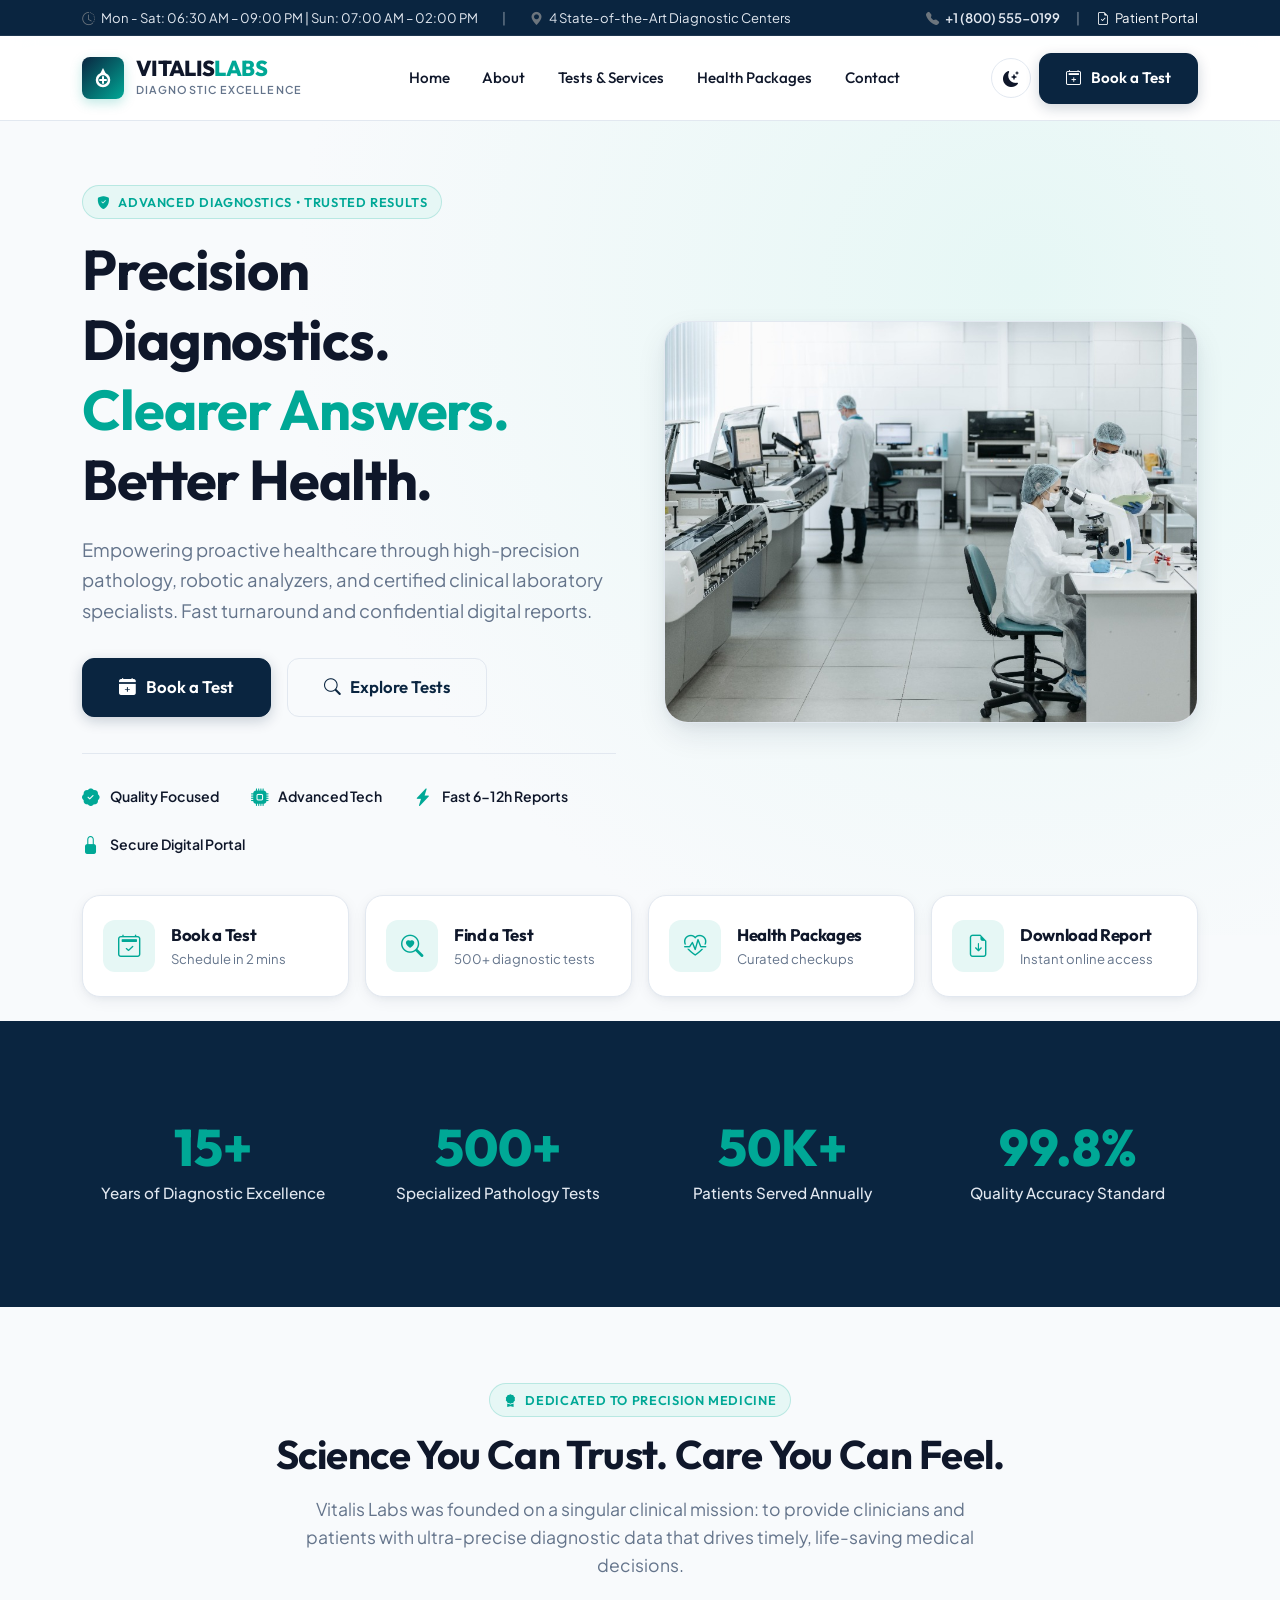
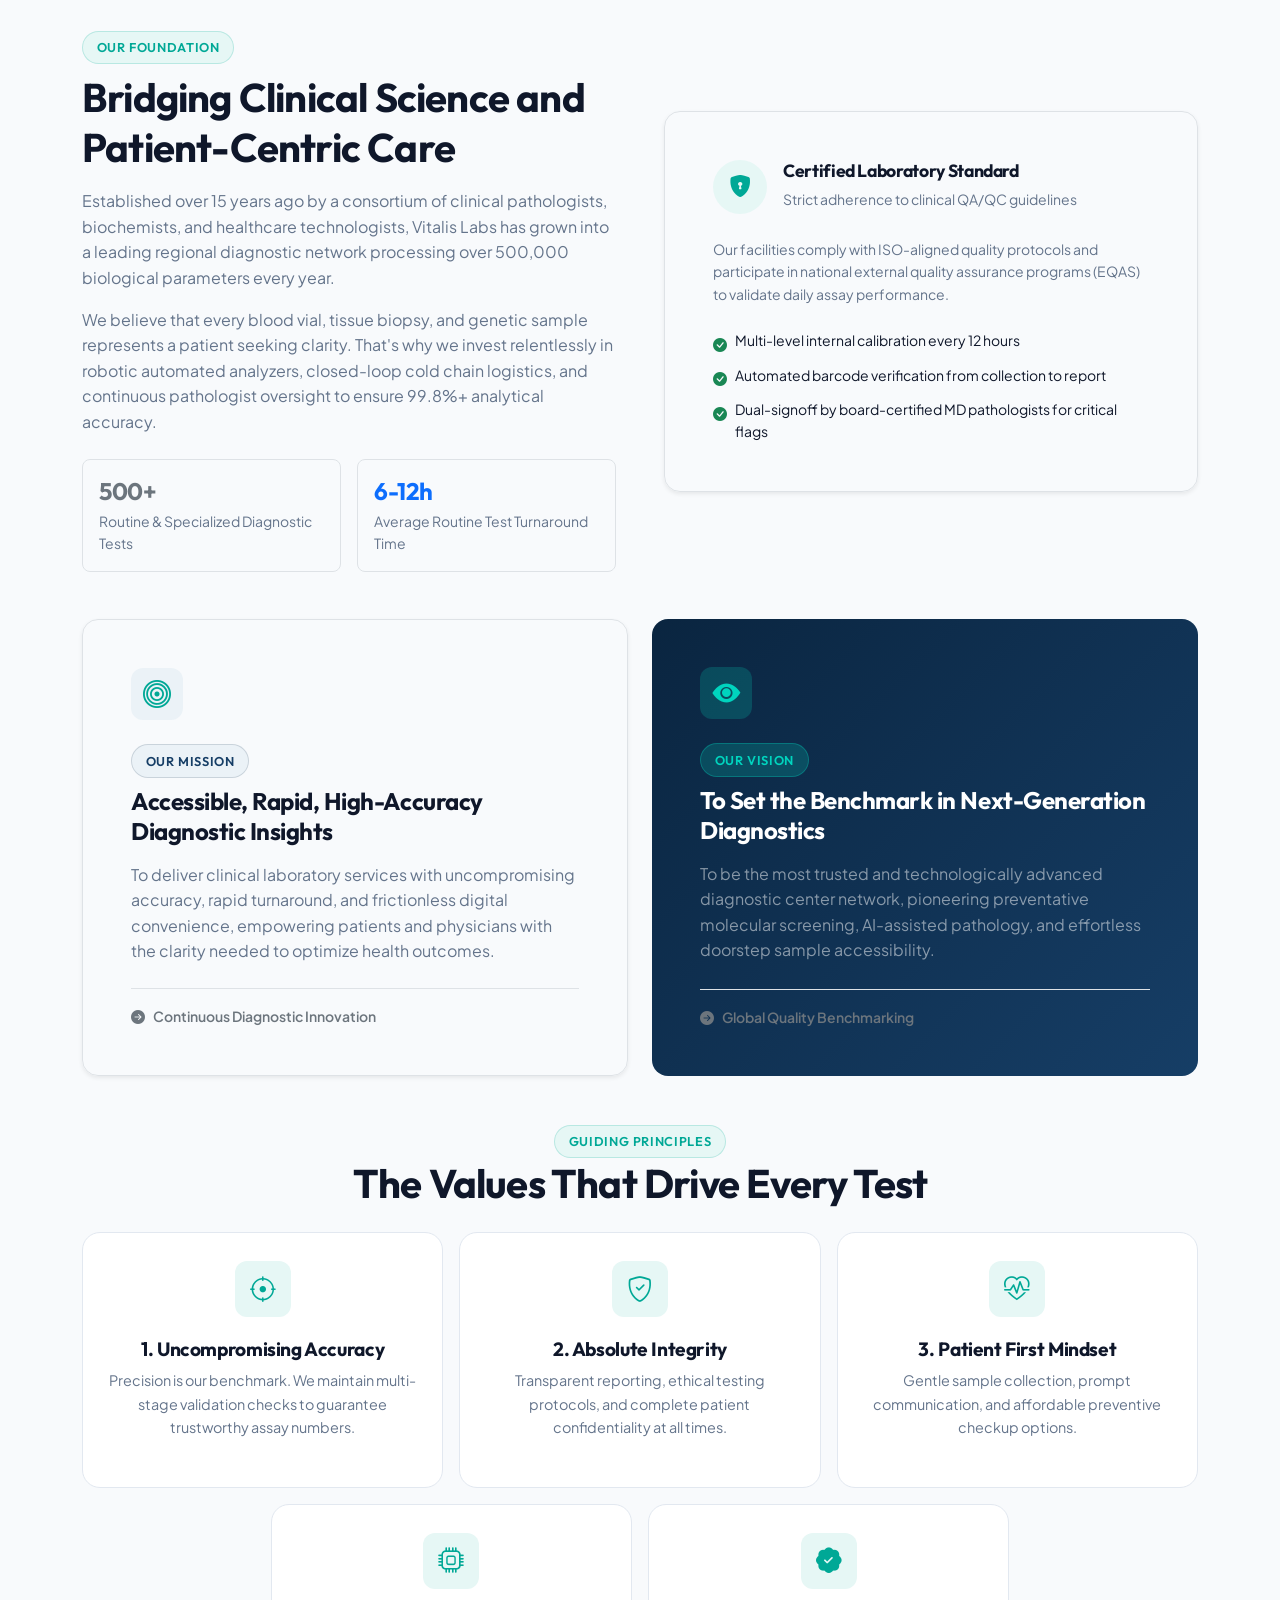
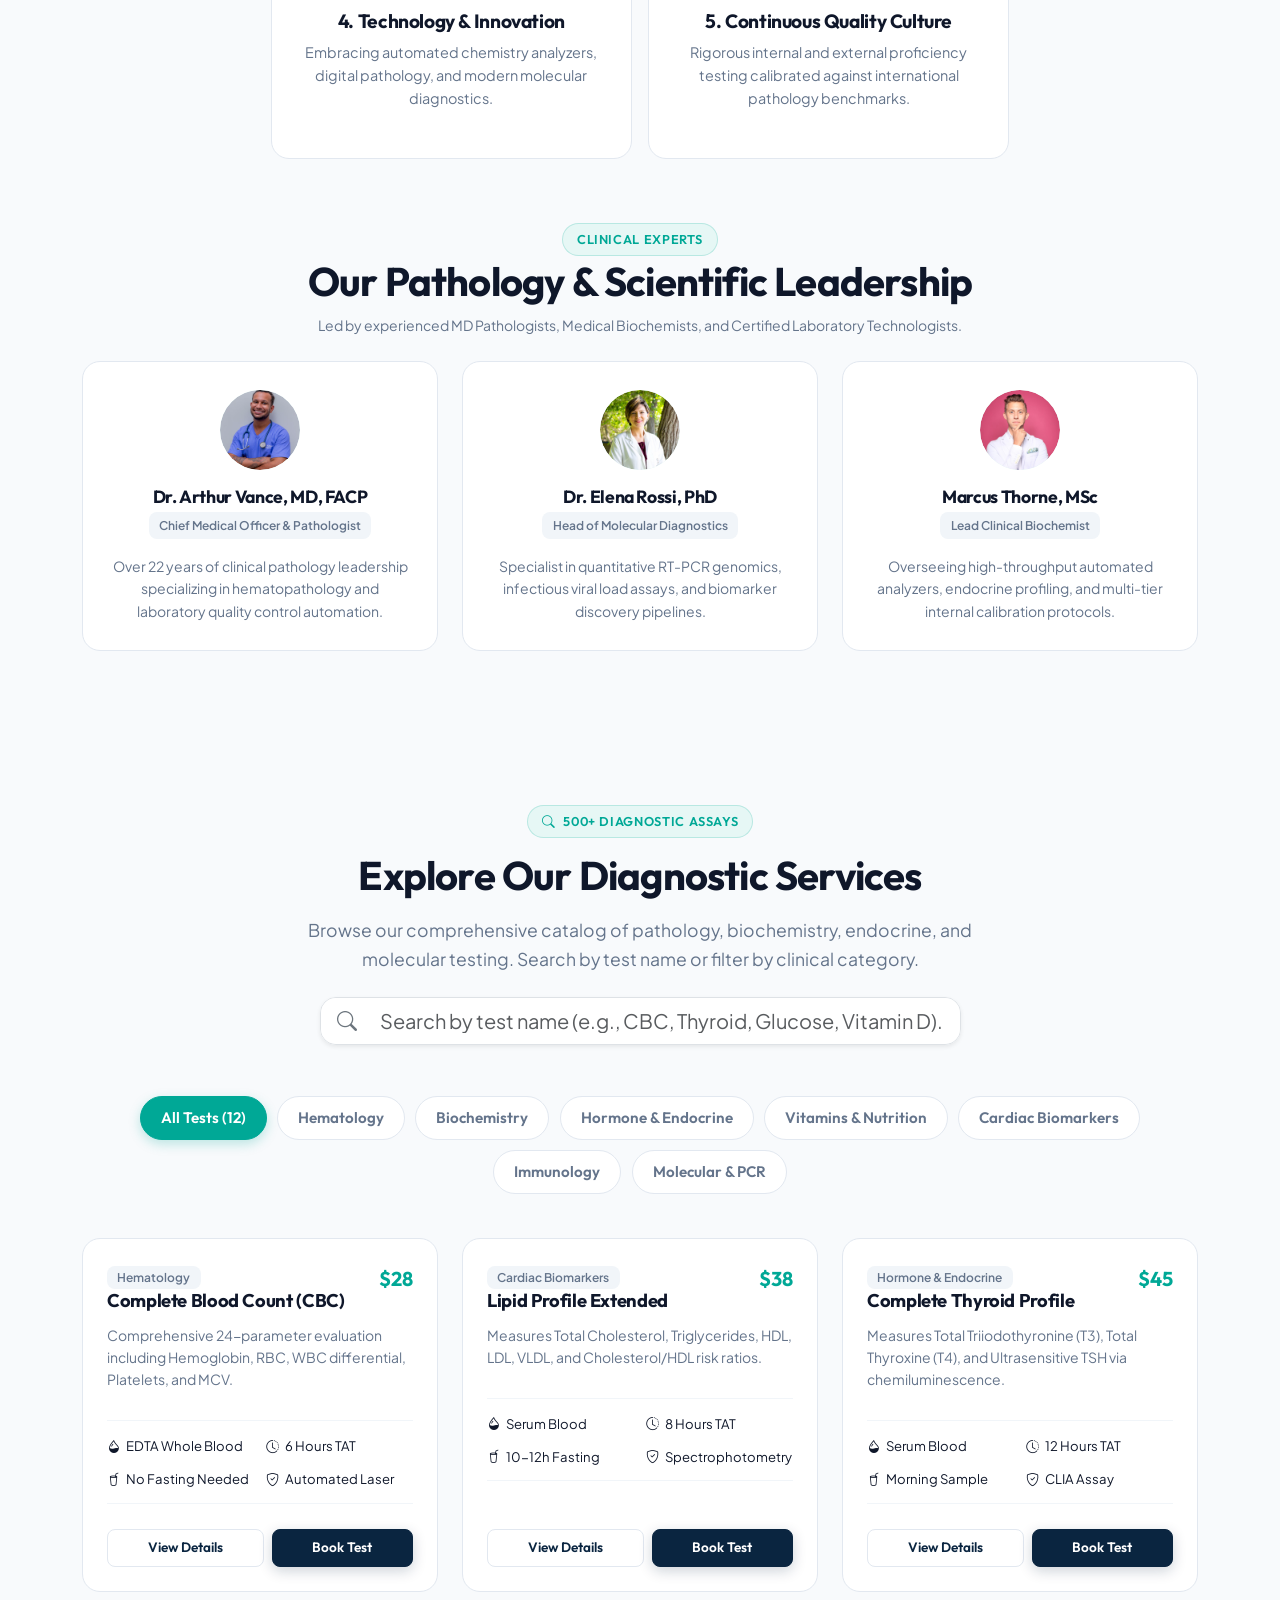
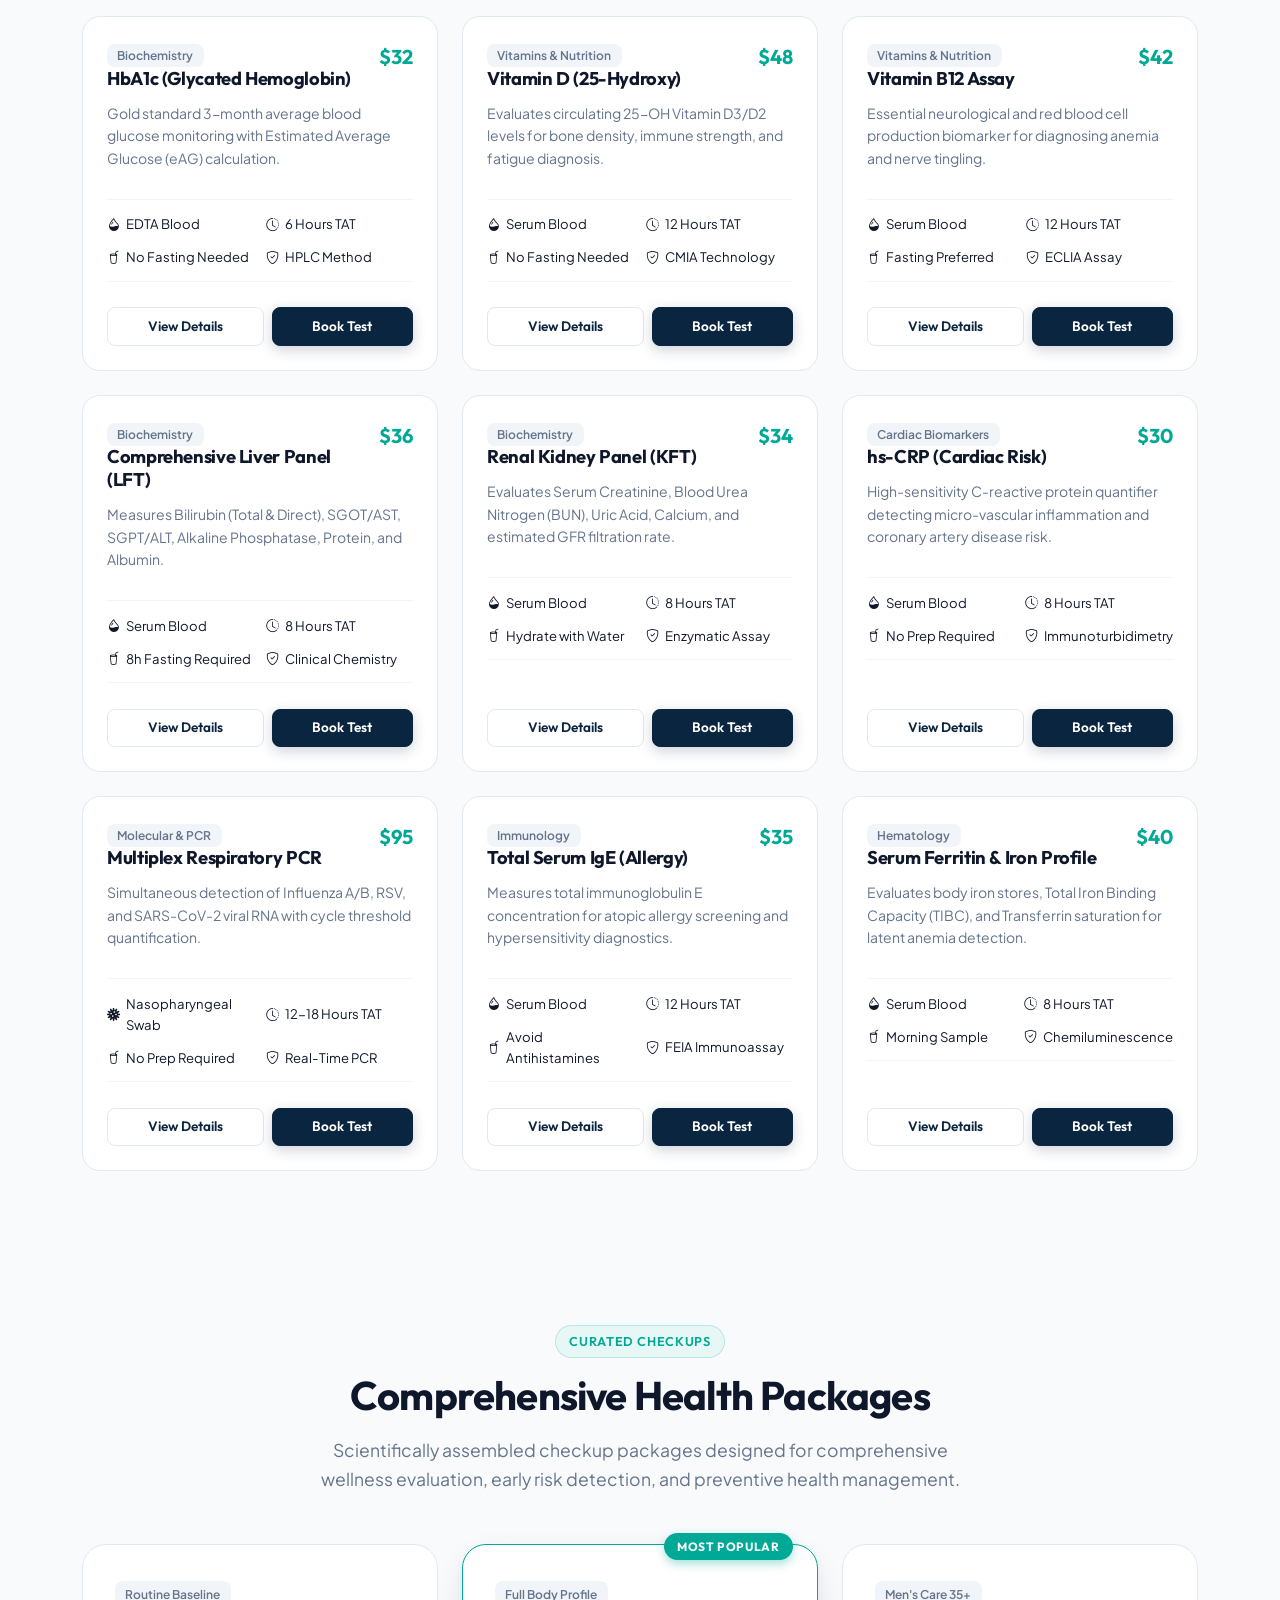
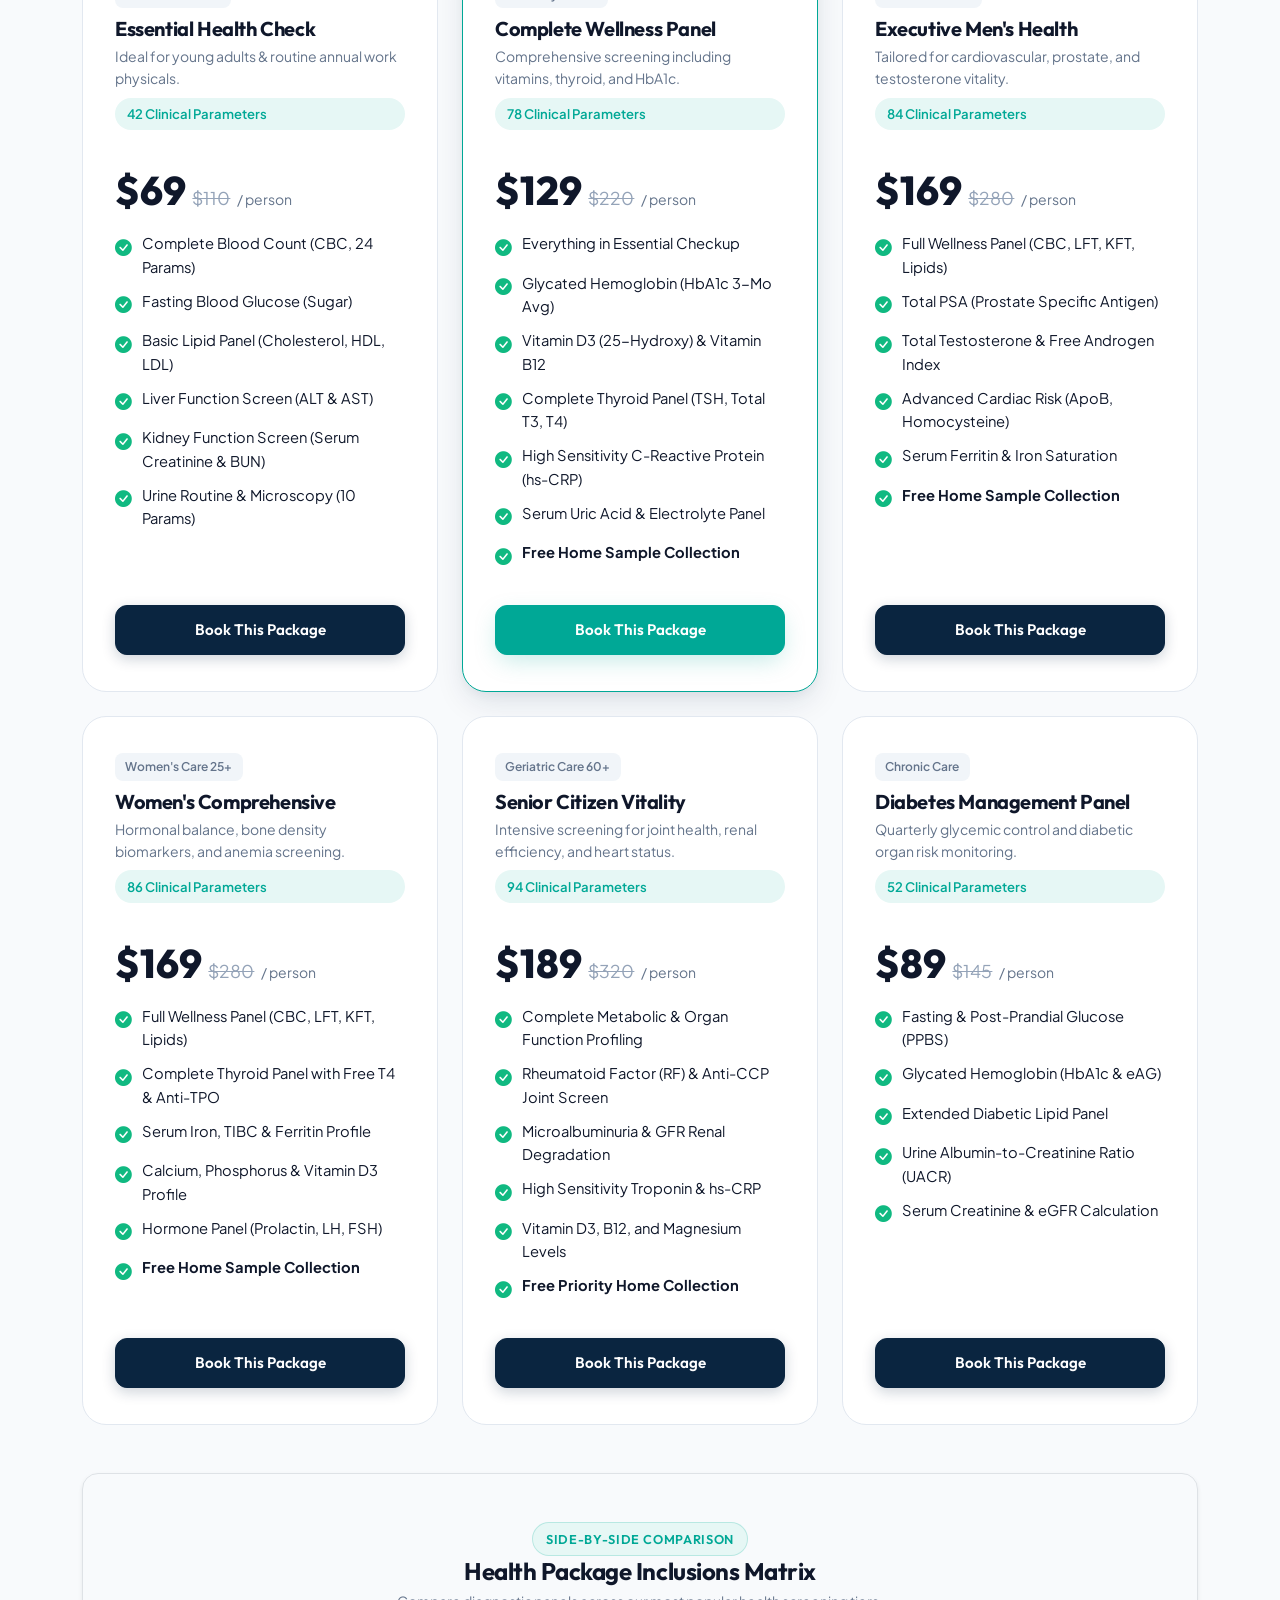
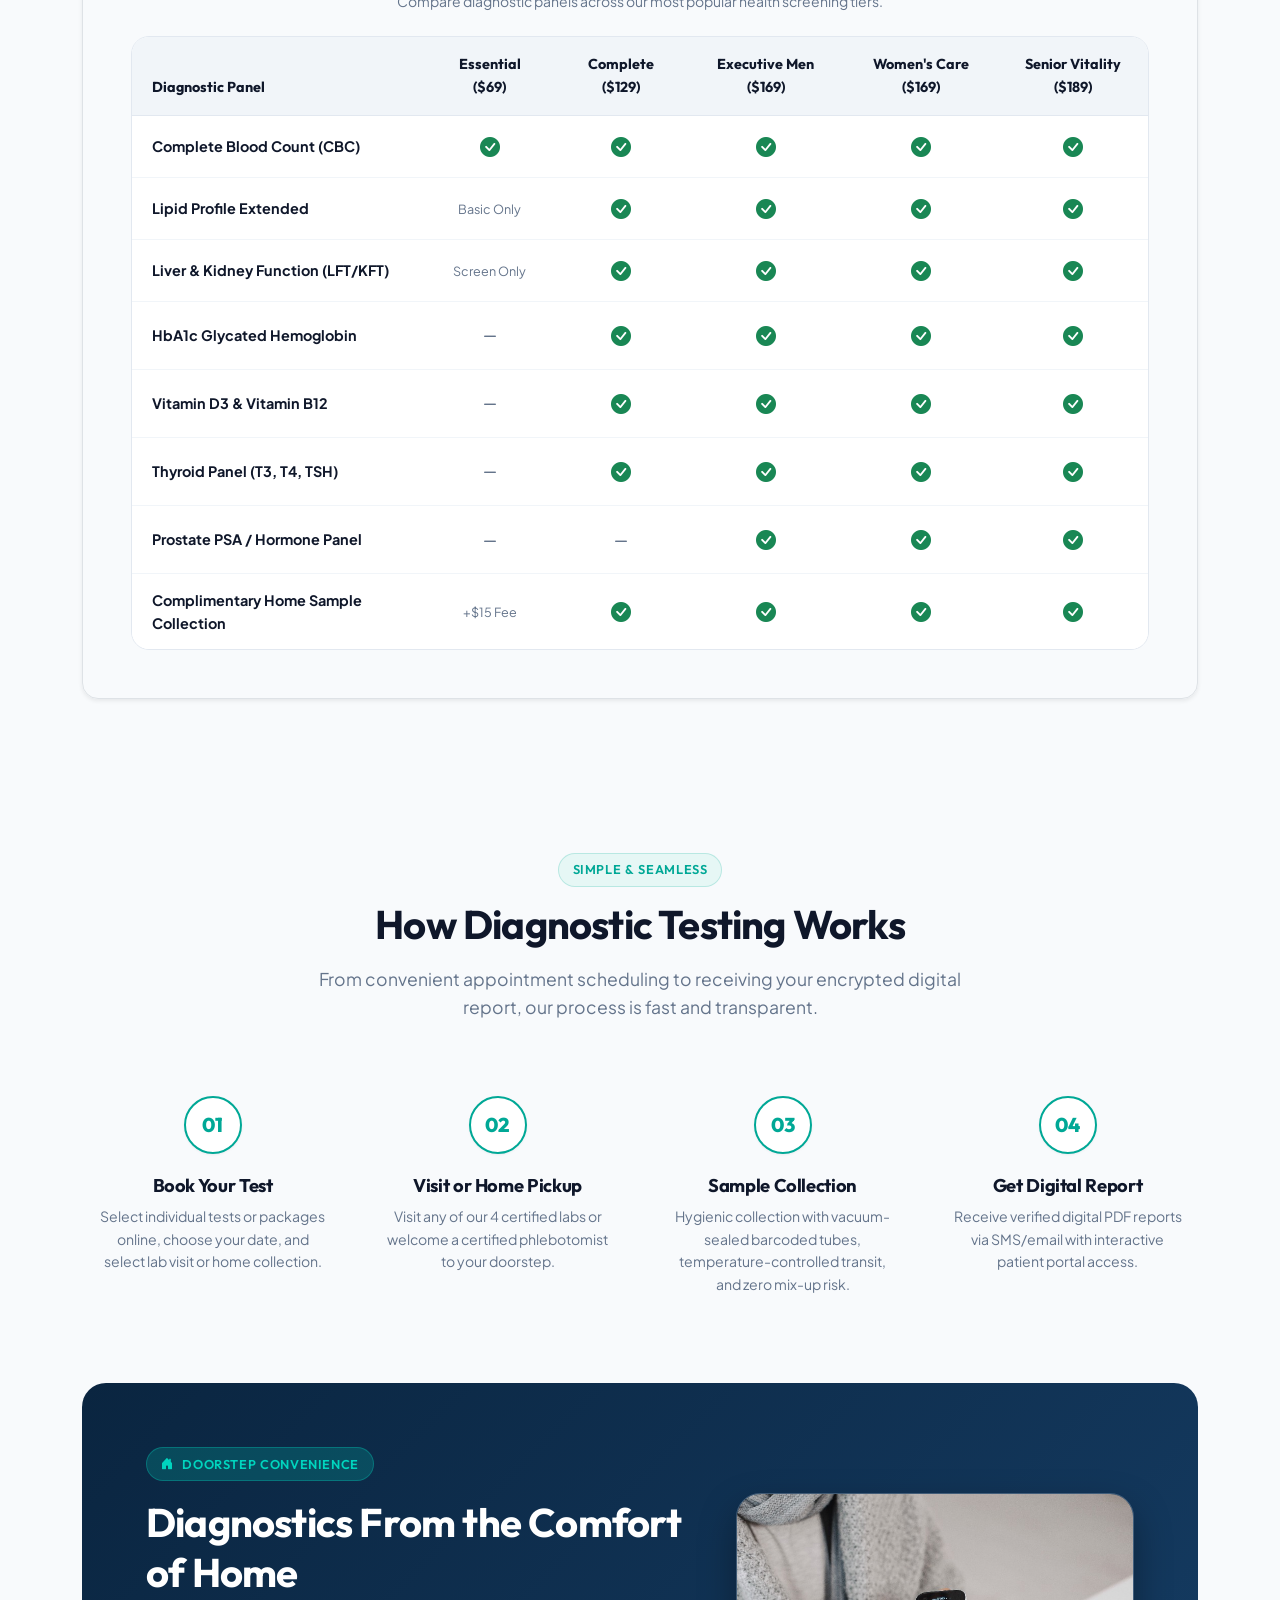
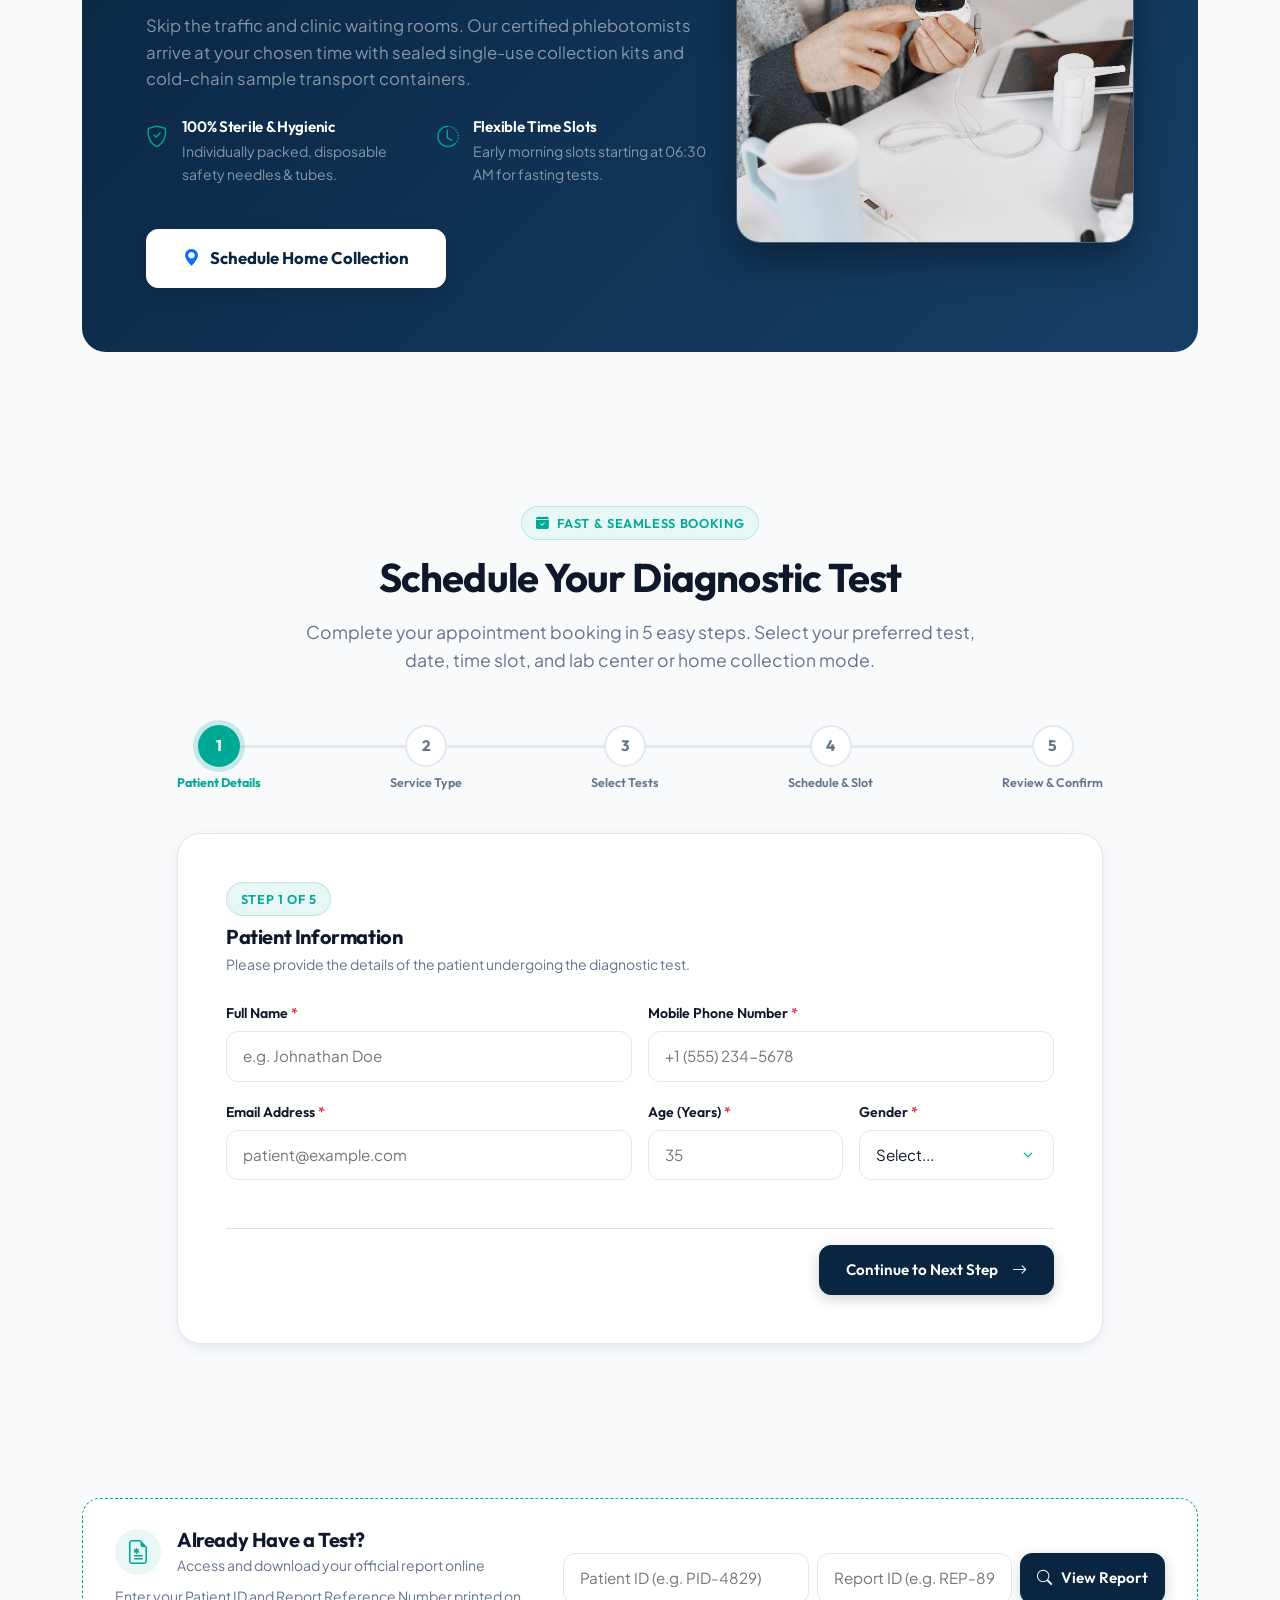
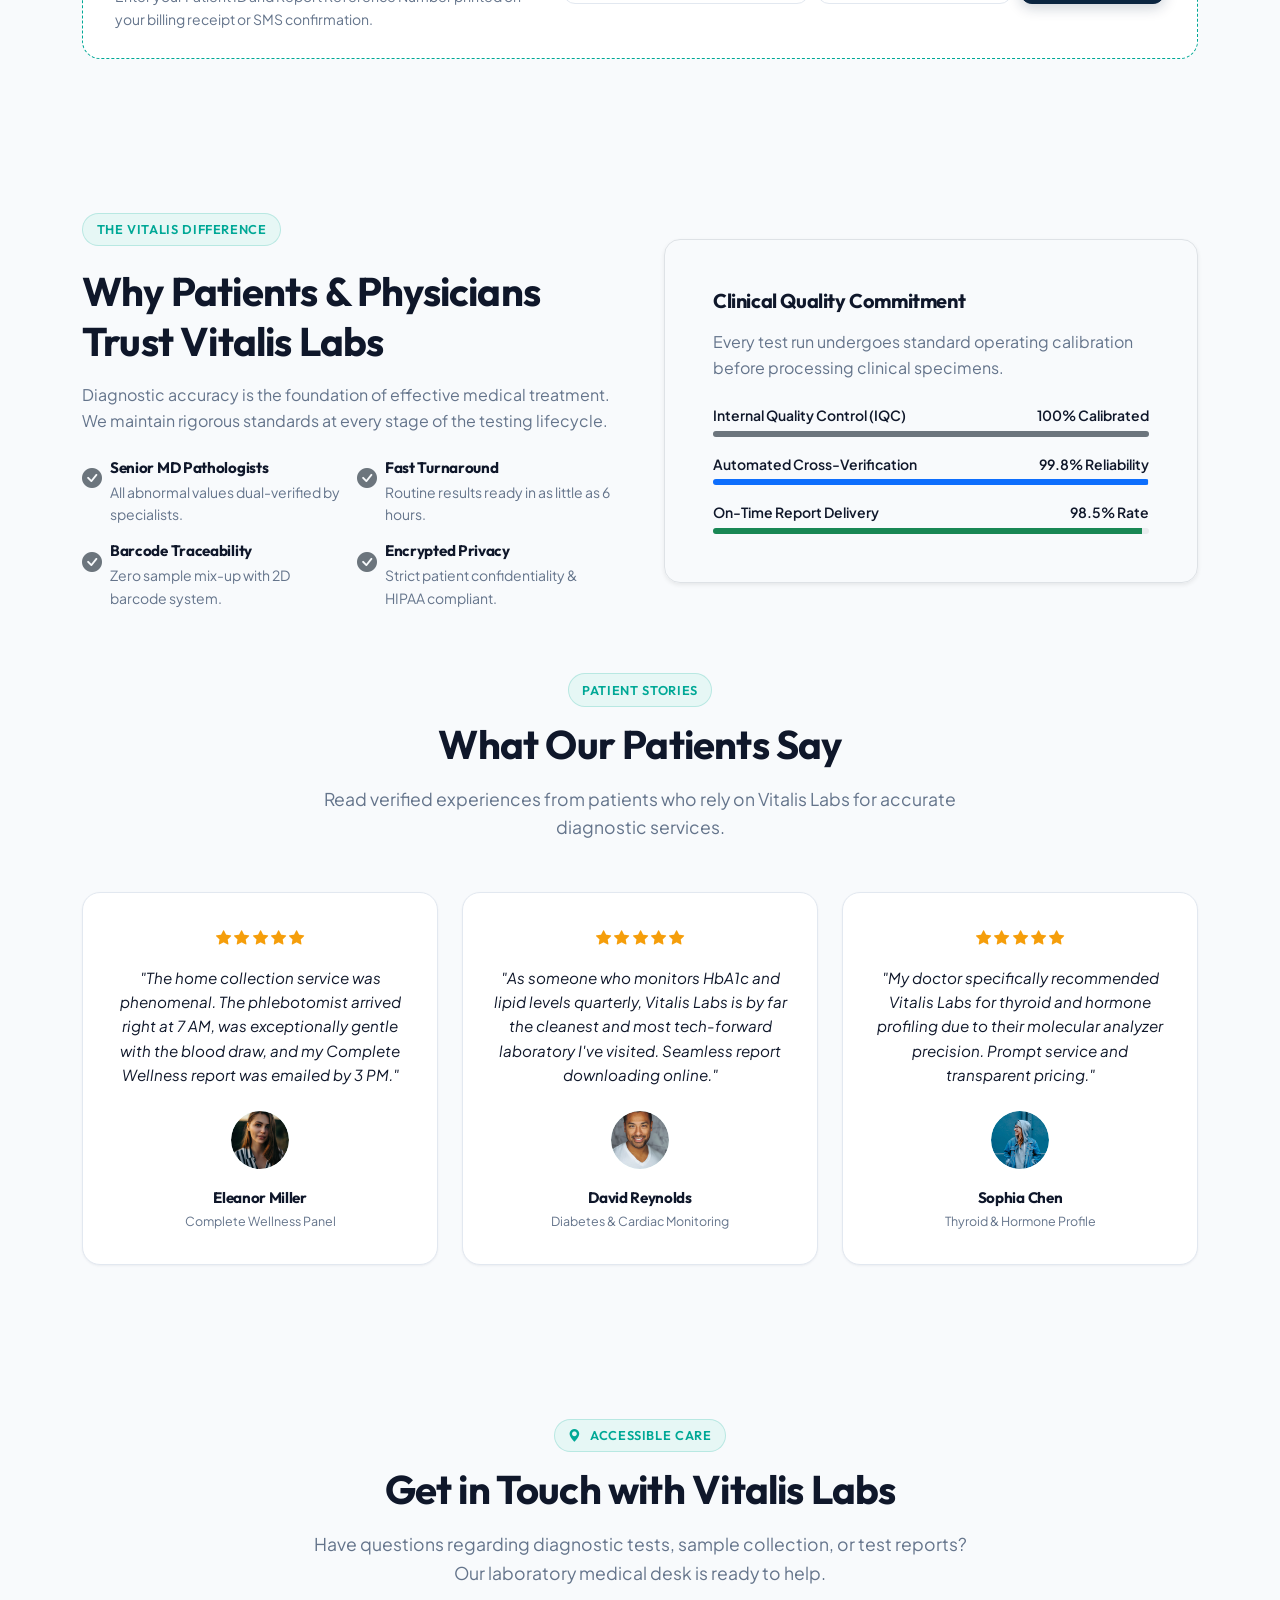
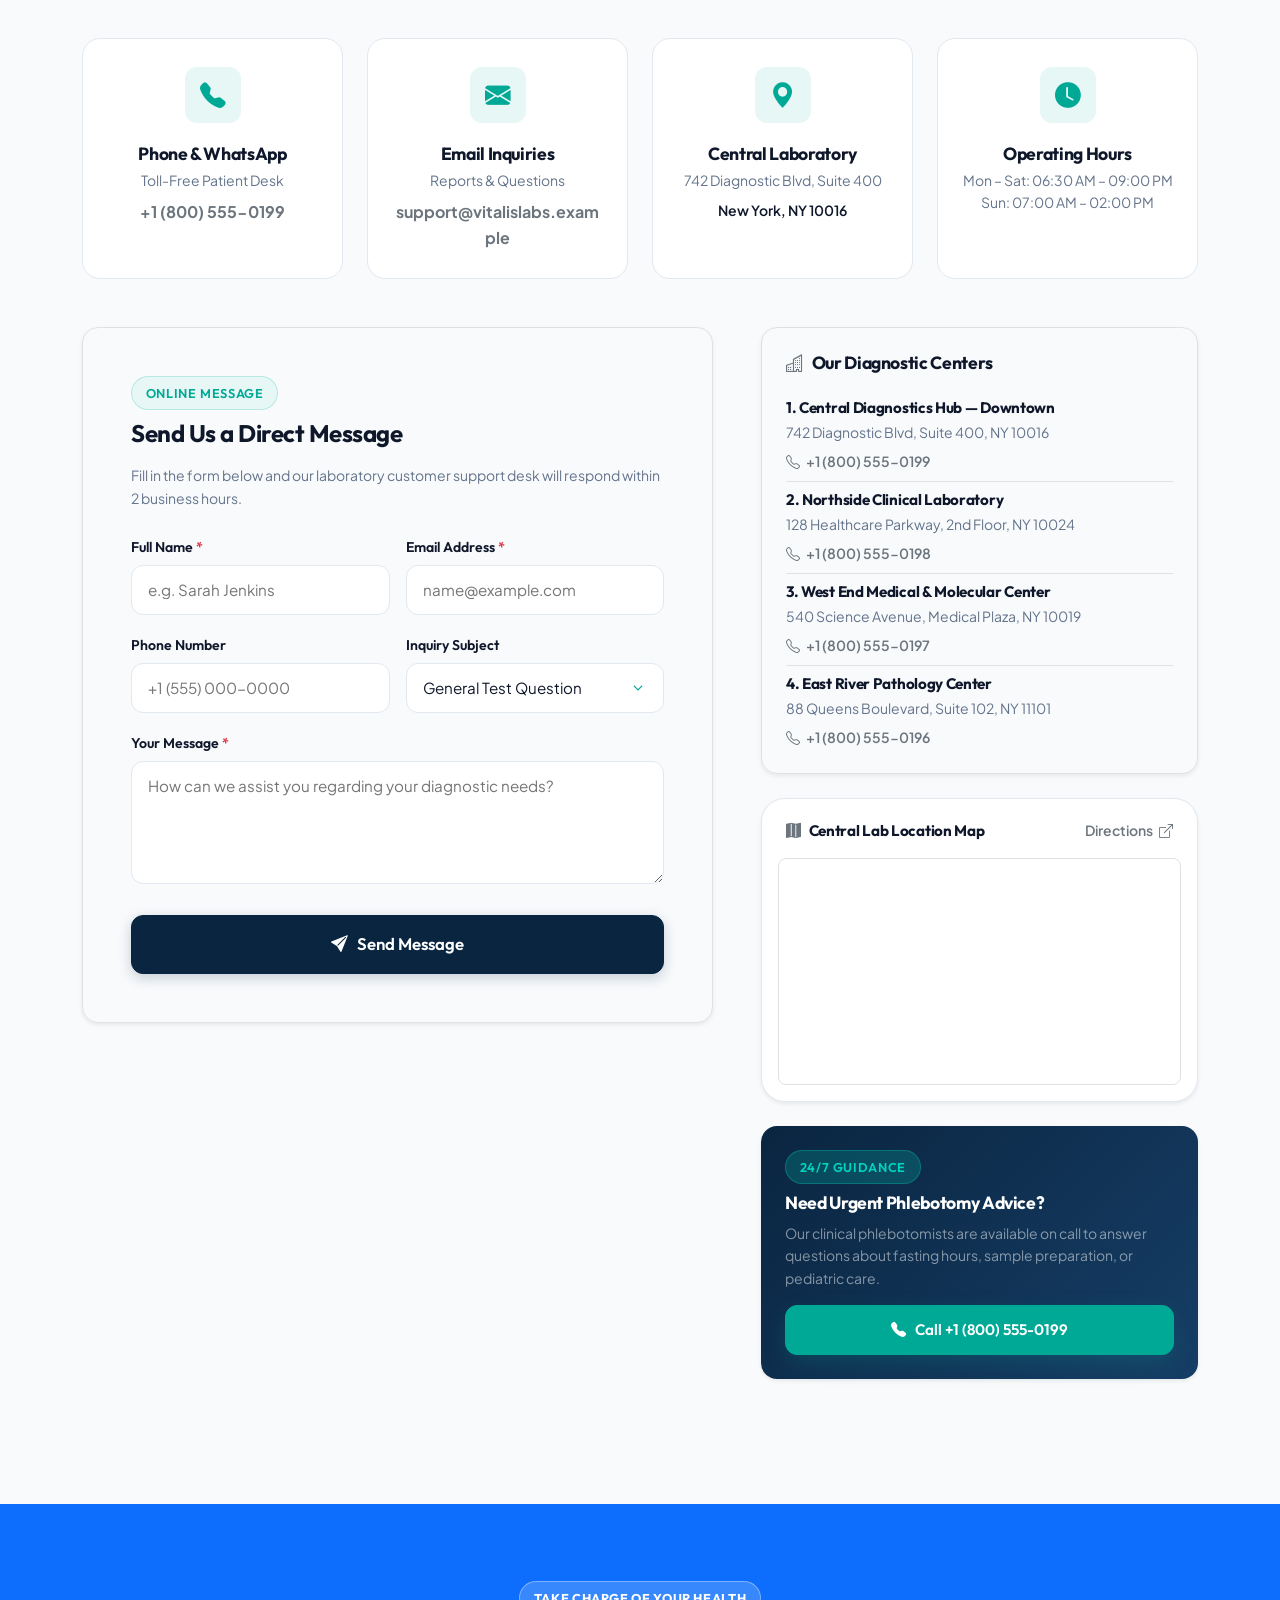
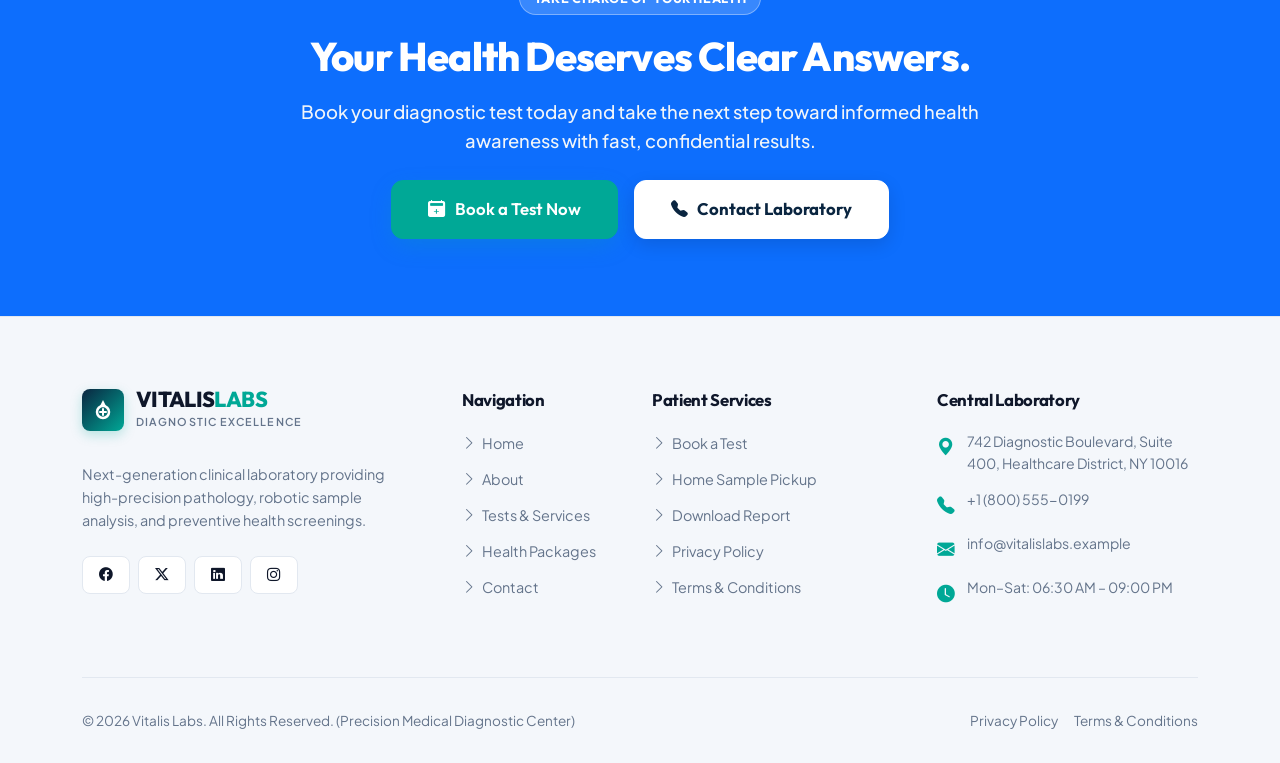
<file: index.html>
<!DOCTYPE html>
<html lang="en" data-theme="light">
<head>
  <meta charset="UTF-8">
  <meta name="viewport" content="width=device-width, initial-scale=1.0">
  <title>Vitalis Labs — Precision Medical Diagnostic & Pathology Center</title>
  <meta name="description" content="Vitalis Labs delivers next-generation clinical pathology, molecular diagnostics, and preventive health screenings with unmatched accuracy, rapid digital reports, and convenient home sample collection.">
  <meta name="keywords" content="medical laboratory, blood test, diagnostic center, pathology lab, health checkup packages, molecular diagnostics, home sample collection, book lab test online">
  <!-- Favicon -->
  <link rel="icon" type="image/svg+xml" href="assets/images/favicon.svg">
  <link rel="shortcut icon" href="favicon.svg">
  
  <!-- Open Graph / Social Meta -->
  <meta property="og:type" content="website">
  <meta property="og:title" content="Vitalis Labs — Precision Diagnostics. Clearer Answers. Better Health.">
  <meta property="og:description" content="Next-generation medical diagnostics and clinical pathology lab offering 500+ diagnostic tests, comprehensive wellness packages, and certified digital reports.">
  
  <!-- Bootstrap 5 CSS & Bootstrap Icons -->
  <link rel="stylesheet" href="https://cdn.jsdelivr.net/npm/bootstrap@5.3.3/dist/css/bootstrap.min.css">
  <link rel="stylesheet" href="https://cdn.jsdelivr.net/npm/bootstrap-icons@1.11.3/font/bootstrap-icons.min.css">
  
  <!-- Custom Design System Stylesheet -->
  <link rel="stylesheet" href="assets/css/style.css">
</head>
<body data-bs-spy="scroll" data-bs-target="#vitalisMainNav" data-bs-offset="100" tabindex="0">

  <!-- TOP ANNOUNCEMENT & QUICK INFO BAR -->
  <div class="vitalis-topbar">
    <div class="container">
      <div class="d-flex flex-column flex-md-row justify-content-between align-items-center gap-2 gap-md-0 text-center text-md-start">
        <div class="d-flex flex-wrap justify-content-center justify-content-md-start align-items-center gap-2 gap-md-4">
          <span><i class="bi bi-clock-history text-secondary me-1"></i> Mon - Sat: 06:30 AM – 09:00 PM | Sun: 07:00 AM – 02:00 PM</span>
          <span class="d-none d-lg-inline text-white-50">|</span>
          <span><i class="bi bi-geo-alt-fill text-secondary me-1"></i> 4 State-of-the-Art Diagnostic Centers</span>
        </div>
        <div class="d-flex flex-wrap justify-content-center justify-content-md-end align-items-center gap-2 gap-md-3">
          <a href="tel:+18005550199" class="fw-semibold"><i class="bi bi-telephone-fill text-secondary me-1"></i> +1 (800) 555-0199</a>
          <span class="text-white-50">|</span>
          <a href="#reportAccessSection" class="text-light hover-teal"><i class="bi bi-file-earmark-check me-1"></i> Patient Portal</a>
        </div>
      </div>
    </div>
  </div>

  <!-- STICKY MAIN NAVIGATION HEADER (Exact Same 5 Navigation Links) -->
  <header class="vitalis-navbar sticky-top">
    <div class="container">
      <nav class="navbar navbar-expand-xl p-0" id="vitalisMainNav">
        <!-- Brand Logo -->
        <a class="navbar-brand navbar-brand-vitalis" href="#home">
          <div class="brand-logo-icon">
            <svg width="24" height="24" viewBox="0 0 24 24" fill="none" xmlns="http://www.w3.org/2000/svg">
              <path d="M12 2L15 8H9L12 2Z" fill="white"/>
              <circle cx="12" cy="14" r="6" stroke="white" stroke-width="2.5"/>
              <path d="M9 14H15" stroke="white" stroke-width="2" stroke-linecap="round"/>
              <path d="M12 11V17" stroke="white" stroke-width="2" stroke-linecap="round"/>
            </svg>
          </div>
          <div class="brand-text">
            <span class="brand-title">VITALIS<span>LABS</span></span>
            <span class="brand-subtitle">Diagnostic Excellence</span>
          </div>
        </a>

        <!-- Right Side Nav Actions & Toggle -->
        <div class="d-flex align-items-center gap-2 order-xl-3">
          <!-- Theme Switcher -->
          <button class="theme-toggle-btn" aria-label="Toggle theme mode" title="Toggle Light / Dark Mode">
            <i class="bi bi-moon-stars-fill"></i>
          </button>

          <!-- Book a Test Primary CTA (Desktop only, inside offcanvas menu for tab/mobile) -->
          <a href="#book-a-test" class="btn-vitalis btn-vitalis-primary d-none d-xl-inline-flex">
            <i class="bi bi-calendar2-plus"></i> Book a Test
          </a>

          <!-- Mobile Hamburger Toggle -->
          <button class="navbar-toggler border-0 shadow-none p-1 ms-1" type="button" data-bs-toggle="offcanvas" data-bs-target="#vitalisOffcanvasNav" aria-controls="vitalisOffcanvasNav" aria-label="Toggle navigation">
            <i class="bi bi-list fs-2 text-main"></i>
          </button>
        </div>

        <!-- Desktop Navigation Links (Same 5 Nav Items) -->
        <div class="collapse navbar-collapse justify-content-center order-xl-2">
          <ul class="navbar-nav gap-1">
            <li class="nav-item">
              <a class="nav-link nav-link-vitalis active" aria-current="page" href="#home">Home</a>
            </li>
            <li class="nav-item">
              <a class="nav-link nav-link-vitalis" href="#about">About</a>
            </li>
            <li class="nav-item">
              <a class="nav-link nav-link-vitalis" href="#tests-services">Tests & Services</a>
            </li>
            <li class="nav-item">
              <a class="nav-link nav-link-vitalis" href="#health-packages">Health Packages</a>
            </li>
            <li class="nav-item">
              <a class="nav-link nav-link-vitalis" href="#contact">Contact</a>
            </li>
          </ul>
        </div>
      </nav>
    </div>
  </header>

  <!-- MOBILE OFFCANVAS NAVIGATION MENU (Same 5 Nav Items) -->
  <div class="offcanvas offcanvas-end" tabindex="-1" id="vitalisOffcanvasNav" aria-labelledby="vitalisOffcanvasNavLabel">
    <div class="offcanvas-header border-bottom d-flex justify-content-between align-items-center w-100">
      <a class="navbar-brand-vitalis" href="#home" data-bs-dismiss="offcanvas">
        <div class="brand-logo-icon">
          <svg width="24" height="24" viewBox="0 0 24 24" fill="none" xmlns="http://www.w3.org/2000/svg">
            <path d="M12 2L15 8H9L12 2Z" fill="white"/>
            <circle cx="12" cy="14" r="6" stroke="white" stroke-width="2.5"/>
            <path d="M9 14H15" stroke="white" stroke-width="2" stroke-linecap="round"/>
            <path d="M12 11V17" stroke="white" stroke-width="2" stroke-linecap="round"/>
          </svg>
        </div>
        <div class="brand-text">
          <span class="brand-title">VITALIS<span>LABS</span></span>
          <span class="brand-subtitle">Diagnostic Excellence</span>
        </div>
      </a>
      <button type="button" class="btn-close-vitalis shadow-none ms-auto" data-bs-dismiss="offcanvas" aria-label="Close"><i class="bi bi-x-lg"></i></button>
    </div>
    <div class="offcanvas-body d-flex flex-column justify-content-between p-4 text-center">
      <ul class="navbar-nav gap-2 align-items-center w-100">
        <li class="nav-item w-100 d-flex justify-content-center">
          <a class="nav-link nav-link-vitalis active fs-5 text-center" href="#home" data-bs-dismiss="offcanvas">Home</a>
        </li>
        <li class="nav-item w-100 d-flex justify-content-center">
          <a class="nav-link nav-link-vitalis fs-5 text-center" href="#about" data-bs-dismiss="offcanvas">About</a>
        </li>
        <li class="nav-item w-100 d-flex justify-content-center">
          <a class="nav-link nav-link-vitalis fs-5 text-center" href="#tests-services" data-bs-dismiss="offcanvas">Tests & Services</a>
        </li>
        <li class="nav-item w-100 d-flex justify-content-center">
          <a class="nav-link nav-link-vitalis fs-5 text-center" href="#health-packages" data-bs-dismiss="offcanvas">Health Packages</a>
        </li>
        <li class="nav-item w-100 d-flex justify-content-center">
          <a class="nav-link nav-link-vitalis fs-5 text-center" href="#contact" data-bs-dismiss="offcanvas">Contact</a>
        </li>
      </ul>
      <div class="pt-3 border-top text-center w-100">
        <a href="#book-a-test" class="btn-vitalis btn-vitalis-primary w-100 mb-2" data-bs-dismiss="offcanvas">
          <i class="bi bi-calendar2-plus me-1"></i> Book a Test
        </a>
        <a href="#reportAccessSection" class="btn btn-outline-secondary w-100 mb-3 btn-sm fw-semibold" data-bs-dismiss="offcanvas">
          <i class="bi bi-file-earmark-check me-1"></i> Patient Portal
        </a>
        <p class="small text-muted mb-1 text-center"><i class="bi bi-telephone-fill text-secondary me-2"></i><a href="tel:+18005550199" class="text-decoration-none text-reset fw-semibold">+1 (800) 555-0199</a></p>
        <p class="x-small text-muted mb-0 text-center" style="font-size: 0.75rem;"><i class="bi bi-geo-alt-fill text-secondary me-1"></i> 4 State-of-the-Art Diagnostic Centers</p>
      </div>
    </div>
  </div>

  <!-- =========================================================================
       1. HERO SECTION (#home)
       ========================================================================= -->
  <section class="hero-vitalis" id="home">
    <div class="container">
      <div class="row align-items-center g-5">
        <!-- Hero Left Column -->
        <div class="col-lg-6 hero-content text-center text-lg-start">
          <span class="badge-vitalis">
            <i class="bi bi-shield-fill-check"></i> Advanced Diagnostics • Trusted Results
          </span>
          <h1 class="hero-title">
            Precision Diagnostics. <br>
            <span class="text-teal">Clearer Answers.</span> <br>
            Better Health.
          </h1>
          <p class="hero-subtitle">
            Empowering proactive healthcare through high-precision pathology, robotic analyzers, and certified clinical laboratory specialists. Fast turnaround and confidential digital reports.
          </p>

          <div class="d-flex flex-wrap gap-3">
            <a href="#book-a-test" class="btn-vitalis btn-vitalis-primary btn-vitalis-lg">
              <i class="bi bi-calendar-plus-fill"></i> Book a Test
            </a>
            <a href="#tests-services" class="btn-vitalis btn-vitalis-outline btn-vitalis-lg">
              <i class="bi bi-search"></i> Explore Tests
            </a>
          </div>

          <!-- Trust Indicators -->
          <div class="hero-trust-list">
            <div class="trust-item">
              <i class="bi bi-patch-check-fill"></i>
              <span>Quality Focused</span>
            </div>
            <div class="trust-item">
              <i class="bi bi-cpu-fill"></i>
              <span>Advanced Tech</span>
            </div>
            <div class="trust-item">
              <i class="bi bi-lightning-charge-fill"></i>
              <span>Fast 6-12h Reports</span>
            </div>
            <div class="trust-item">
              <i class="bi bi-lock-fill"></i>
              <span>Secure Digital Portal</span>
            </div>
          </div>
        </div>

        <!-- Hero Right Column (Layered Visual Composition) -->
        <div class="col-lg-6 hero-visual-box">
          <div class="hero-main-card">
            <!-- Modern Clinical Laboratory Image -->
            <div class="hero-media-wrapper">
              <img src="assets/images/hero-lab.jpg" alt="Modern Diagnostic Medical Laboratory with Technicians and Automated Analyzers" class="hero-img">
            </div>
          </div>
        </div>
      </div>
    </div>
  </section>

  <!-- QUICK ACTION CARDS -->
  <section class="quick-actions-bar">
    <div class="container">
      <div class="row g-3 justify-content-center">
        <div class="col-lg-3 col-md-6 col-sm-6">
          <a href="#book-a-test" class="quick-action-card">
            <div class="quick-action-icon">
              <i class="bi bi-calendar2-check"></i>
            </div>
            <div>
              <h3 class="quick-action-title">Book a Test</h3>
              <p class="quick-action-desc">Schedule in 2 mins</p>
            </div>
          </a>
        </div>
        <div class="col-lg-3 col-md-6 col-sm-6">
          <a href="#tests-services" class="quick-action-card">
            <div class="quick-action-icon">
              <i class="bi bi-search-heart"></i>
            </div>
            <div>
              <h3 class="quick-action-title">Find a Test</h3>
              <p class="quick-action-desc">500+ diagnostic tests</p>
            </div>
          </a>
        </div>
        <div class="col-lg-3 col-md-6 col-sm-6">
          <a href="#health-packages" class="quick-action-card">
            <div class="quick-action-icon">
              <i class="bi bi-heart-pulse"></i>
            </div>
            <div>
              <h3 class="quick-action-title">Health Packages</h3>
              <p class="quick-action-desc">Curated checkups</p>
            </div>
          </a>
        </div>
        <div class="col-lg-3 col-md-6 col-sm-6">
          <a href="#reportAccessSection" class="quick-action-card">
            <div class="quick-action-icon">
              <i class="bi bi-file-earmark-arrow-down"></i>
            </div>
            <div>
              <h3 class="quick-action-title">Download Report</h3>
              <p class="quick-action-desc">Instant online access</p>
            </div>
          </a>
        </div>
      </div>
    </div>
  </section>

  <!-- TRUST & STATISTICS SECTION -->
  <section class="section-py stats-section mt-4">
    <div class="container">
      <div class="row g-4 text-center">
        <div class="col-6 col-md-3">
          <div class="stat-card">
            <div class="stat-number stat-counter" data-target="15" data-suffix="+">0</div>
            <div class="stat-label">Years of Diagnostic Excellence</div>
          </div>
        </div>
        <div class="col-6 col-md-3">
          <div class="stat-card">
            <div class="stat-number stat-counter" data-target="500" data-suffix="+">0</div>
            <div class="stat-label">Specialized Pathology Tests</div>
          </div>
        </div>
        <div class="col-6 col-md-3">
          <div class="stat-card">
            <div class="stat-number stat-counter" data-target="50" data-suffix="K+">0</div>
            <div class="stat-label">Patients Served Annually</div>
          </div>
        </div>
        <div class="col-6 col-md-3">
          <div class="stat-card">
            <div class="stat-number stat-counter" data-target="99.8" data-suffix="%">0</div>
            <div class="stat-label">Quality Accuracy Standard</div>
          </div>
        </div>
      </div>
    </div>
  </section>

  <!-- =========================================================================
       2. ABOUT US & CLINICAL LEADERSHIP (#about)
       ========================================================================= -->
  <section class="section-py" id="about">
    <div class="container">
      <!-- Section Header -->
      <div class="section-header text-center">
        <span class="badge-vitalis"><i class="bi bi-award-fill"></i> Dedicated to Precision Medicine</span>
        <h2 class="section-title">Science You Can Trust. <span class="text-teal">Care You Can Feel.</span></h2>
        <p class="section-desc text-muted">
          Vitalis Labs was founded on a singular clinical mission: to provide clinicians and patients with ultra-precise diagnostic data that drives timely, life-saving medical decisions.
        </p>
      </div>

      <!-- Story & Quality Standards -->
      <div class="row align-items-center g-5 mb-5">
        <div class="col-lg-6 text-center text-lg-start">
          <span class="badge-vitalis mb-2">Our Foundation</span>
          <h3 class="h2 fw-bold mb-3">Bridging Clinical Science and Patient-Centric Care</h3>
          <p class="text-muted mb-3">
            Established over 15 years ago by a consortium of clinical pathologists, biochemists, and healthcare technologists, Vitalis Labs has grown into a leading regional diagnostic network processing over 500,000 biological parameters every year.
          </p>
          <p class="text-muted mb-4">
            We believe that every blood vial, tissue biopsy, and genetic sample represents a patient seeking clarity. That's why we invest relentlessly in robotic automated analyzers, closed-loop cold chain logistics, and continuous pathologist oversight to ensure 99.8%+ analytical accuracy.
          </p>

          <div class="row g-3">
            <div class="col-6">
              <div class="p-3 rounded-3 bg-subtle border hover-card text-center text-sm-start">
                <h4 class="h3 fw-bold text-secondary mb-1">500+</h4>
                <p class="small text-muted mb-0">Routine & Specialized Diagnostic Tests</p>
              </div>
            </div>
            <div class="col-6">
              <div class="p-3 rounded-3 bg-subtle border hover-card text-center text-sm-start">
                <h4 class="h3 fw-bold text-primary mb-1">6-12h</h4>
                <p class="small text-muted mb-0">Average Routine Test Turnaround Time</p>
              </div>
            </div>
          </div>
        </div>

        <div class="col-lg-6">
          <div class="p-4 p-md-5 rounded-4 border bg-surface shadow-sm position-relative overflow-hidden hover-card text-center text-sm-start">
            <div class="d-flex flex-column flex-sm-row align-items-center align-items-sm-start text-center text-sm-start gap-3 mb-4">
              <div class="author-avatar flex-shrink-0" style="width: 54px; height: 54px; font-size: 1.4rem;">
                <i class="bi bi-shield-lock-fill"></i>
              </div>
              <div>
                <h4 class="h5 fw-bold mb-1">Certified Laboratory Standard</h4>
                <span class="small text-muted">Strict adherence to clinical QA/QC guidelines</span>
              </div>
            </div>
            <p class="small text-muted mb-4 text-center text-sm-start">
              Our facilities comply with ISO-aligned quality protocols and participate in national external quality assurance programs (EQAS) to validate daily assay performance.
            </p>
            <ul class="list-unstyled mb-0 text-start d-inline-block d-sm-block">
              <li class="d-flex align-items-start gap-2 mb-2 small text-main">
                <i class="bi bi-check-circle-fill text-success flex-shrink-0 mt-1"></i> <span>Multi-level internal calibration every 12 hours</span>
              </li>
              <li class="d-flex align-items-start gap-2 mb-2 small text-main">
                <i class="bi bi-check-circle-fill text-success flex-shrink-0 mt-1"></i> <span>Automated barcode verification from collection to report</span>
              </li>
              <li class="d-flex align-items-start gap-2 small text-main">
                <i class="bi bi-check-circle-fill text-success flex-shrink-0 mt-1"></i> <span>Dual-signoff by board-certified MD pathologists for critical flags</span>
              </li>
            </ul>
          </div>
        </div>
      </div>

      <!-- Mission & Vision Cards -->
      <div class="row g-4 mb-5">
        <div class="col-lg-6">
          <div class="p-4 p-md-5 rounded-4 h-100 bg-surface border shadow-sm d-flex flex-column justify-content-between hover-card text-center text-sm-start">
            <div>
              <div class="quick-action-icon mb-4 mx-auto mx-sm-0" style="background: var(--primary-subtle); color: var(--secondary);">
                <i class="bi bi-bullseye fs-3"></i>
              </div>
              <span class="badge-vitalis badge-vitalis-primary mb-2">Our Mission</span>
              <h3 class="h3 fw-bold mb-3">Accessible, Rapid, High-Accuracy Diagnostic Insights</h3>
              <p class="text-muted mb-0">
                To deliver clinical laboratory services with uncompromising accuracy, rapid turnaround, and frictionless digital convenience, empowering patients and physicians with the clarity needed to optimize health outcomes.
              </p>
            </div>
            <div class="mt-4 pt-3 border-top d-flex align-items-center justify-content-center justify-content-sm-start gap-2 text-secondary fw-semibold small">
              <i class="bi bi-arrow-right-circle-fill"></i> Continuous Diagnostic Innovation
            </div>
          </div>
        </div>

        <div class="col-lg-6">
          <div class="p-4 p-md-5 rounded-4 h-100 text-white d-flex flex-column justify-content-between hover-card text-center text-sm-start" style="background: linear-gradient(135deg, #0A2540 0%, #163E66 100%); border-radius: var(--radius-xl);">
            <div>
              <div class="quick-action-icon mb-4 mx-auto mx-sm-0" style="background: rgba(0, 212, 190, 0.2); color: #00D4BE;">
                <i class="bi bi-eye-fill fs-3"></i>
              </div>
              <span class="badge-vitalis mb-2" style="background: rgba(0, 212, 190, 0.2); color: #00D4BE; border-color: rgba(0, 212, 190, 0.3);">Our Vision</span>
              <h3 class="h3 fw-bold text-white mb-3">To Set the Benchmark in Next-Generation Diagnostics</h3>
              <p class="text-white-50 mb-0">
                To be the most trusted and technologically advanced diagnostic center network, pioneering preventative molecular screening, AI-assisted pathology, and effortless doorstep sample accessibility.
              </p>
            </div>
            <div class="mt-4 pt-3 border-top border-white-50 d-flex align-items-center justify-content-center justify-content-sm-start gap-2 text-secondary fw-semibold small">
              <i class="bi bi-arrow-right-circle-fill text-secondary"></i> Global Quality Benchmarking
            </div>
          </div>
        </div>
      </div>

      <!-- Core Values -->
      <div class="mb-5">
        <div class="text-center mb-4">
          <span class="badge-vitalis">Guiding Principles</span>
          <h3 class="h2 fw-bold">The Values That Drive Every Test</h3>
        </div>

        <div class="row g-3 justify-content-center">
          <div class="col-lg-4 col-md-6 col-sm-6">
            <div class="category-card text-center">
              <div class="category-icon-box mx-auto"><i class="bi bi-crosshair"></i></div>
              <h4 class="category-title">1. Uncompromising Accuracy</h4>
              <p class="category-desc">Precision is our benchmark. We maintain multi-stage validation checks to guarantee trustworthy assay numbers.</p>
            </div>
          </div>
          <div class="col-lg-4 col-md-6 col-sm-6">
            <div class="category-card text-center">
              <div class="category-icon-box mx-auto"><i class="bi bi-shield-check"></i></div>
              <h4 class="category-title">2. Absolute Integrity</h4>
              <p class="category-desc">Transparent reporting, ethical testing protocols, and complete patient confidentiality at all times.</p>
            </div>
          </div>
          <div class="col-lg-4 col-md-6 col-sm-6">
            <div class="category-card text-center">
              <div class="category-icon-box mx-auto"><i class="bi bi-heart-pulse"></i></div>
              <h4 class="category-title">3. Patient First Mindset</h4>
              <p class="category-desc">Gentle sample collection, prompt communication, and affordable preventive checkup options.</p>
            </div>
          </div>
          <div class="col-lg-4 col-md-6 col-sm-6">
            <div class="category-card text-center">
              <div class="category-icon-box mx-auto"><i class="bi bi-cpu"></i></div>
              <h4 class="category-title">4. Technology & Innovation</h4>
              <p class="category-desc">Embracing automated chemistry analyzers, digital pathology, and modern molecular diagnostics.</p>
            </div>
          </div>
          <div class="col-lg-4 col-md-6 col-sm-6">
            <div class="category-card text-center">
              <div class="category-icon-box mx-auto"><i class="bi bi-patch-check-fill"></i></div>
              <h4 class="category-title">5. Continuous Quality Culture</h4>
              <p class="category-desc">Rigorous internal and external proficiency testing calibrated against international pathology benchmarks.</p>
            </div>
          </div>
        </div>
      </div>

      <!-- Scientific Leadership Team -->
      <div class="pt-3">
        <div class="text-center mb-4">
          <span class="badge-vitalis">Clinical Experts</span>
          <h3 class="h2 fw-bold">Our Pathology & Scientific Leadership</h3>
          <p class="text-muted small">Led by experienced MD Pathologists, Medical Biochemists, and Certified Laboratory Technologists.</p>
        </div>

        <div class="row g-4 justify-content-center">
          <div class="col-lg-4 col-md-6 col-sm-6">
            <div class="category-card text-center align-items-center">
              <div class="author-avatar mb-3" style="width: 80px; height: 80px;">
                <img src="assets/images/expert-vance.jpg" alt="Dr. Arthur Vance, Chief Medical Officer & Pathologist">
              </div>
              <h4 class="h5 fw-bold mb-1">Dr. Arthur Vance, MD, FACP</h4>
              <span class="badge-tag mb-3">Chief Medical Officer & Pathologist</span>
              <p class="small text-muted mb-0">Over 22 years of clinical pathology leadership specializing in hematopathology and laboratory quality control automation.</p>
            </div>
          </div>

          <div class="col-lg-4 col-md-6 col-sm-6">
            <div class="category-card text-center align-items-center">
              <div class="author-avatar mb-3" style="width: 80px; height: 80px;">
                <img src="assets/images/expert-rossi.jpg" alt="Dr. Elena Rossi, Head of Molecular Diagnostics">
              </div>
              <h4 class="h5 fw-bold mb-1">Dr. Elena Rossi, PhD</h4>
              <span class="badge-tag mb-3">Head of Molecular Diagnostics</span>
              <p class="small text-muted mb-0">Specialist in quantitative RT-PCR genomics, infectious viral load assays, and biomarker discovery pipelines.</p>
            </div>
          </div>

          <div class="col-lg-4 col-md-6 col-sm-6">
            <div class="category-card text-center align-items-center">
              <div class="author-avatar mb-3" style="width: 80px; height: 80px;">
                <img src="assets/images/expert-thorne.jpg" alt="Marcus Thorne, Lead Clinical Biochemist">
              </div>
              <h4 class="h5 fw-bold mb-1">Marcus Thorne, MSc</h4>
              <span class="badge-tag mb-3">Lead Clinical Biochemist</span>
              <p class="small text-muted mb-0">Overseeing high-throughput automated analyzers, endocrine profiling, and multi-tier internal calibration protocols.</p>
            </div>
          </div>
        </div>
      </div>

    </div>
  </section>

  <!-- =========================================================================
       3. TESTS & SERVICES DIRECTORY (#tests-services)
       ========================================================================= -->
  <section class="section-py bg-alt" id="tests-services">
    <div class="container">
      <div class="section-header text-center">
        <span class="badge-vitalis"><i class="bi bi-search"></i> 500+ Diagnostic Assays</span>
        <h2 class="section-title">Explore Our Diagnostic Services</h2>
        <p class="section-desc text-muted mb-4">
          Browse our comprehensive catalog of pathology, biochemistry, endocrine, and molecular testing. Search by test name or filter by clinical category.
        </p>

        <!-- Live Search Input -->
        <div class="row justify-content-center">
          <div class="col-lg-7 col-md-9">
            <div class="input-group input-group-lg shadow-sm rounded-4 overflow-hidden border">
              <span class="input-group-text bg-surface border-0 ps-3 text-secondary"><i class="bi bi-search fs-5"></i></span>
              <input type="text" id="testSearchInput" class="form-control bg-surface border-0 shadow-none ps-2" placeholder="Search by test name (e.g., CBC, Thyroid, Glucose, Vitamin D)..." aria-label="Search tests">
            </div>
          </div>
        </div>
      </div>

      <!-- Category Filter Pills -->
      <div class="test-filter-pills-wrap">
        <button class="test-filter-pill active" data-filter="all">All Tests (12)</button>
        <button class="test-filter-pill" data-filter="hematology">Hematology</button>
        <button class="test-filter-pill" data-filter="biochemistry">Biochemistry</button>
        <button class="test-filter-pill" data-filter="hormone">Hormone & Endocrine</button>
        <button class="test-filter-pill" data-filter="vitamins">Vitamins & Nutrition</button>
        <button class="test-filter-pill" data-filter="cardiac">Cardiac Biomarkers</button>
        <button class="test-filter-pill" data-filter="immunology">Immunology</button>
        <button class="test-filter-pill" data-filter="molecular">Molecular & PCR</button>
      </div>

      <!-- No Tests Found State -->
      <div id="noTestsFound" class="alert alert-info text-center py-5 rounded-4" style="display: none;">
        <i class="bi bi-search fs-1 d-block mb-2 text-secondary"></i>
        <h4 class="fw-bold">No diagnostic tests match your search</h4>
        <p class="text-muted mb-0">Try checking spelling or exploring all categories above.</p>
      </div>

      <!-- Test Catalog Grid -->
      <div class="row g-4 justify-content-center" id="testsGridContainer">

        <!-- Test 1: CBC -->
        <div class="col-lg-4 col-md-6 test-item-wrapper" data-category="hematology">
          <div class="test-catalog-card">
            <div class="test-card-header">
              <div>
                <span class="badge-tag mb-2">Hematology</span>
                <h3 class="test-name">Complete Blood Count (CBC)</h3>
              </div>
              <span class="test-price">$28</span>
            </div>
            <p class="small text-muted test-desc">Comprehensive 24-parameter evaluation including Hemoglobin, RBC, WBC differential, Platelets, and MCV.</p>
            <div class="test-meta-grid">
              <div class="test-meta-item"><i class="bi bi-droplet-half"></i> EDTA Whole Blood</div>
              <div class="test-meta-item"><i class="bi bi-clock-history"></i> 6 Hours TAT</div>
              <div class="test-meta-item"><i class="bi bi-cup-straw"></i> No Fasting Needed</div>
              <div class="test-meta-item"><i class="bi bi-shield-check"></i> Automated Laser</div>
            </div>
            <div class="test-card-actions">
              <button type="button" class="btn-vitalis btn-vitalis-outline btn-vitalis-sm flex-grow-1 open-test-modal-btn" data-test="cbc">View Details</button>
              <a href="#book-a-test" class="btn-vitalis btn-vitalis-primary btn-vitalis-sm flex-grow-1 book-test-btn" data-test-name="Complete Blood Count (CBC)" data-test-price="28">Book Test</a>
            </div>
          </div>
        </div>

        <!-- Test 2: Lipid Profile Complete -->
        <div class="col-lg-4 col-md-6 test-item-wrapper" data-category="cardiac">
          <div class="test-catalog-card">
            <div class="test-card-header">
              <div>
                <span class="badge-tag mb-2">Cardiac Biomarkers</span>
                <h3 class="test-name">Lipid Profile Extended</h3>
              </div>
              <span class="test-price">$38</span>
            </div>
            <p class="small text-muted test-desc">Measures Total Cholesterol, Triglycerides, HDL, LDL, VLDL, and Cholesterol/HDL risk ratios.</p>
            <div class="test-meta-grid">
              <div class="test-meta-item"><i class="bi bi-droplet-half"></i> Serum Blood</div>
              <div class="test-meta-item"><i class="bi bi-clock-history"></i> 8 Hours TAT</div>
              <div class="test-meta-item"><i class="bi bi-cup-straw"></i> 10-12h Fasting</div>
              <div class="test-meta-item"><i class="bi bi-shield-check"></i> Spectrophotometry</div>
            </div>
            <div class="test-card-actions">
              <button type="button" class="btn-vitalis btn-vitalis-outline btn-vitalis-sm flex-grow-1 open-test-modal-btn" data-test="lipid">View Details</button>
              <a href="#book-a-test" class="btn-vitalis btn-vitalis-primary btn-vitalis-sm flex-grow-1 book-test-btn" data-test-name="Lipid Profile Extended" data-test-price="38">Book Test</a>
            </div>
          </div>
        </div>

        <!-- Test 3: Thyroid Profile -->
        <div class="col-lg-4 col-md-6 test-item-wrapper" data-category="hormone">
          <div class="test-catalog-card">
            <div class="test-card-header">
              <div>
                <span class="badge-tag mb-2">Hormone & Endocrine</span>
                <h3 class="test-name">Complete Thyroid Profile</h3>
              </div>
              <span class="test-price">$45</span>
            </div>
            <p class="small text-muted test-desc">Measures Total Triiodothyronine (T3), Total Thyroxine (T4), and Ultrasensitive TSH via chemiluminescence.</p>
            <div class="test-meta-grid">
              <div class="test-meta-item"><i class="bi bi-droplet-half"></i> Serum Blood</div>
              <div class="test-meta-item"><i class="bi bi-clock-history"></i> 12 Hours TAT</div>
              <div class="test-meta-item"><i class="bi bi-cup-straw"></i> Morning Sample</div>
              <div class="test-meta-item"><i class="bi bi-shield-check"></i> CLIA Assay</div>
            </div>
            <div class="test-card-actions">
              <button type="button" class="btn-vitalis btn-vitalis-outline btn-vitalis-sm flex-grow-1 open-test-modal-btn" data-test="thyroid">View Details</button>
              <a href="#book-a-test" class="btn-vitalis btn-vitalis-primary btn-vitalis-sm flex-grow-1 book-test-btn" data-test-name="Complete Thyroid Profile (T3, T4, TSH)" data-test-price="45">Book Test</a>
            </div>
          </div>
        </div>

        <!-- Test 4: Glycated Hemoglobin (HbA1c) -->
        <div class="col-lg-4 col-md-6 test-item-wrapper" data-category="biochemistry">
          <div class="test-catalog-card">
            <div class="test-card-header">
              <div>
                <span class="badge-tag mb-2">Biochemistry</span>
                <h3 class="test-name">HbA1c (Glycated Hemoglobin)</h3>
              </div>
              <span class="test-price">$32</span>
            </div>
            <p class="small text-muted test-desc">Gold standard 3-month average blood glucose monitoring with Estimated Average Glucose (eAG) calculation.</p>
            <div class="test-meta-grid">
              <div class="test-meta-item"><i class="bi bi-droplet-half"></i> EDTA Blood</div>
              <div class="test-meta-item"><i class="bi bi-clock-history"></i> 6 Hours TAT</div>
              <div class="test-meta-item"><i class="bi bi-cup-straw"></i> No Fasting Needed</div>
              <div class="test-meta-item"><i class="bi bi-shield-check"></i> HPLC Method</div>
            </div>
            <div class="test-card-actions">
              <button type="button" class="btn-vitalis btn-vitalis-outline btn-vitalis-sm flex-grow-1 open-test-modal-btn" data-test="hba1c">View Details</button>
              <a href="#book-a-test" class="btn-vitalis btn-vitalis-primary btn-vitalis-sm flex-grow-1 book-test-btn" data-test-name="HbA1c Glycated Glucose" data-test-price="32">Book Test</a>
            </div>
          </div>
        </div>

        <!-- Test 5: Vitamin D (25-Hydroxy) -->
        <div class="col-lg-4 col-md-6 test-item-wrapper" data-category="vitamins">
          <div class="test-catalog-card">
            <div class="test-card-header">
              <div>
                <span class="badge-tag mb-2">Vitamins & Nutrition</span>
                <h3 class="test-name">Vitamin D (25-Hydroxy)</h3>
              </div>
              <span class="test-price">$48</span>
            </div>
            <p class="small text-muted test-desc">Evaluates circulating 25-OH Vitamin D3/D2 levels for bone density, immune strength, and fatigue diagnosis.</p>
            <div class="test-meta-grid">
              <div class="test-meta-item"><i class="bi bi-droplet-half"></i> Serum Blood</div>
              <div class="test-meta-item"><i class="bi bi-clock-history"></i> 12 Hours TAT</div>
              <div class="test-meta-item"><i class="bi bi-cup-straw"></i> No Fasting Needed</div>
              <div class="test-meta-item"><i class="bi bi-shield-check"></i> CMIA Technology</div>
            </div>
            <div class="test-card-actions">
              <button type="button" class="btn-vitalis btn-vitalis-outline btn-vitalis-sm flex-grow-1 open-test-modal-btn" data-test="vitamind">View Details</button>
              <a href="#book-a-test" class="btn-vitalis btn-vitalis-primary btn-vitalis-sm flex-grow-1 book-test-btn" data-test-name="Vitamin D3 (25-Hydroxy)" data-test-price="48">Book Test</a>
            </div>
          </div>
        </div>

        <!-- Test 6: Vitamin B12 -->
        <div class="col-lg-4 col-md-6 test-item-wrapper" data-category="vitamins">
          <div class="test-catalog-card">
            <div class="test-card-header">
              <div>
                <span class="badge-tag mb-2">Vitamins & Nutrition</span>
                <h3 class="test-name">Vitamin B12 Assay</h3>
              </div>
              <span class="test-price">$42</span>
            </div>
            <p class="small text-muted test-desc">Essential neurological and red blood cell production biomarker for diagnosing anemia and nerve tingling.</p>
            <div class="test-meta-grid">
              <div class="test-meta-item"><i class="bi bi-droplet-half"></i> Serum Blood</div>
              <div class="test-meta-item"><i class="bi bi-clock-history"></i> 12 Hours TAT</div>
              <div class="test-meta-item"><i class="bi bi-cup-straw"></i> Fasting Preferred</div>
              <div class="test-meta-item"><i class="bi bi-shield-check"></i> ECLIA Assay</div>
            </div>
            <div class="test-card-actions">
              <button type="button" class="btn-vitalis btn-vitalis-outline btn-vitalis-sm flex-grow-1 open-test-modal-btn" data-test="vitb12">View Details</button>
              <a href="#book-a-test" class="btn-vitalis btn-vitalis-primary btn-vitalis-sm flex-grow-1 book-test-btn" data-test-name="Vitamin B12 Assay" data-test-price="42">Book Test</a>
            </div>
          </div>
        </div>

        <!-- Test 7: Liver Function Test (LFT) -->
        <div class="col-lg-4 col-md-6 test-item-wrapper" data-category="biochemistry">
          <div class="test-catalog-card">
            <div class="test-card-header">
              <div>
                <span class="badge-tag mb-2">Biochemistry</span>
                <h3 class="test-name">Comprehensive Liver Panel (LFT)</h3>
              </div>
              <span class="test-price">$36</span>
            </div>
            <p class="small text-muted test-desc">Measures Bilirubin (Total & Direct), SGOT/AST, SGPT/ALT, Alkaline Phosphatase, Protein, and Albumin.</p>
            <div class="test-meta-grid">
              <div class="test-meta-item"><i class="bi bi-droplet-half"></i> Serum Blood</div>
              <div class="test-meta-item"><i class="bi bi-clock-history"></i> 8 Hours TAT</div>
              <div class="test-meta-item"><i class="bi bi-cup-straw"></i> 8h Fasting Required</div>
              <div class="test-meta-item"><i class="bi bi-shield-check"></i> Clinical Chemistry</div>
            </div>
            <div class="test-card-actions">
              <button type="button" class="btn-vitalis btn-vitalis-outline btn-vitalis-sm flex-grow-1 open-test-modal-btn" data-test="lft">View Details</button>
              <a href="#book-a-test" class="btn-vitalis btn-vitalis-primary btn-vitalis-sm flex-grow-1 book-test-btn" data-test-name="Comprehensive Liver Panel (LFT)" data-test-price="36">Book Test</a>
            </div>
          </div>
        </div>

        <!-- Test 8: Kidney Function Test (KFT) -->
        <div class="col-lg-4 col-md-6 test-item-wrapper" data-category="biochemistry">
          <div class="test-catalog-card">
            <div class="test-card-header">
              <div>
                <span class="badge-tag mb-2">Biochemistry</span>
                <h3 class="test-name">Renal Kidney Panel (KFT)</h3>
              </div>
              <span class="test-price">$34</span>
            </div>
            <p class="small text-muted test-desc">Evaluates Serum Creatinine, Blood Urea Nitrogen (BUN), Uric Acid, Calcium, and estimated GFR filtration rate.</p>
            <div class="test-meta-grid">
              <div class="test-meta-item"><i class="bi bi-droplet-half"></i> Serum Blood</div>
              <div class="test-meta-item"><i class="bi bi-clock-history"></i> 8 Hours TAT</div>
              <div class="test-meta-item"><i class="bi bi-cup-straw"></i> Hydrate with Water</div>
              <div class="test-meta-item"><i class="bi bi-shield-check"></i> Enzymatic Assay</div>
            </div>
            <div class="test-card-actions">
              <button type="button" class="btn-vitalis btn-vitalis-outline btn-vitalis-sm flex-grow-1 open-test-modal-btn" data-test="kft">View Details</button>
              <a href="#book-a-test" class="btn-vitalis btn-vitalis-primary btn-vitalis-sm flex-grow-1 book-test-btn" data-test-name="Renal Kidney Panel (KFT)" data-test-price="34">Book Test</a>
            </div>
          </div>
        </div>

        <!-- Test 9: hs-CRP -->
        <div class="col-lg-4 col-md-6 test-item-wrapper" data-category="cardiac">
          <div class="test-catalog-card">
            <div class="test-card-header">
              <div>
                <span class="badge-tag mb-2">Cardiac Biomarkers</span>
                <h3 class="test-name">hs-CRP (Cardiac Risk)</h3>
              </div>
              <span class="test-price">$30</span>
            </div>
            <p class="small text-muted test-desc">High-sensitivity C-reactive protein quantifier detecting micro-vascular inflammation and coronary artery disease risk.</p>
            <div class="test-meta-grid">
              <div class="test-meta-item"><i class="bi bi-droplet-half"></i> Serum Blood</div>
              <div class="test-meta-item"><i class="bi bi-clock-history"></i> 8 Hours TAT</div>
              <div class="test-meta-item"><i class="bi bi-cup-straw"></i> No Prep Required</div>
              <div class="test-meta-item"><i class="bi bi-shield-check"></i> Immunoturbidimetry</div>
            </div>
            <div class="test-card-actions">
              <button type="button" class="btn-vitalis btn-vitalis-outline btn-vitalis-sm flex-grow-1 open-test-modal-btn" data-test="hscrp">View Details</button>
              <a href="#book-a-test" class="btn-vitalis btn-vitalis-primary btn-vitalis-sm flex-grow-1 book-test-btn" data-test-name="hs-CRP (Cardiac Risk)" data-test-price="30">Book Test</a>
            </div>
          </div>
        </div>

        <!-- Test 10: Multiplex Respiratory PCR -->
        <div class="col-lg-4 col-md-6 test-item-wrapper" data-category="molecular">
          <div class="test-catalog-card">
            <div class="test-card-header">
              <div>
                <span class="badge-tag mb-2">Molecular & PCR</span>
                <h3 class="test-name">Multiplex Respiratory PCR</h3>
              </div>
              <span class="test-price">$95</span>
            </div>
            <p class="small text-muted test-desc">Simultaneous detection of Influenza A/B, RSV, and SARS-CoV-2 viral RNA with cycle threshold quantification.</p>
            <div class="test-meta-grid">
              <div class="test-meta-item"><i class="bi bi-virus"></i> Nasopharyngeal Swab</div>
              <div class="test-meta-item"><i class="bi bi-clock-history"></i> 12-18 Hours TAT</div>
              <div class="test-meta-item"><i class="bi bi-cup-straw"></i> No Prep Required</div>
              <div class="test-meta-item"><i class="bi bi-shield-check"></i> Real-Time PCR</div>
            </div>
            <div class="test-card-actions">
              <button type="button" class="btn-vitalis btn-vitalis-outline btn-vitalis-sm flex-grow-1 open-test-modal-btn" data-test="pcr">View Details</button>
              <a href="#book-a-test" class="btn-vitalis btn-vitalis-primary btn-vitalis-sm flex-grow-1 book-test-btn" data-test-name="Multiplex Respiratory PCR" data-test-price="95">Book Test</a>
            </div>
          </div>
        </div>

        <!-- Test 11: Total IgE Allergy Screen -->
        <div class="col-lg-4 col-md-6 test-item-wrapper" data-category="immunology">
          <div class="test-catalog-card">
            <div class="test-card-header">
              <div>
                <span class="badge-tag mb-2">Immunology</span>
                <h3 class="test-name">Total Serum IgE (Allergy)</h3>
              </div>
              <span class="test-price">$35</span>
            </div>
            <p class="small text-muted test-desc">Measures total immunoglobulin E concentration for atopic allergy screening and hypersensitivity diagnostics.</p>
            <div class="test-meta-grid">
              <div class="test-meta-item"><i class="bi bi-droplet-half"></i> Serum Blood</div>
              <div class="test-meta-item"><i class="bi bi-clock-history"></i> 12 Hours TAT</div>
              <div class="test-meta-item"><i class="bi bi-cup-straw"></i> Avoid Antihistamines</div>
              <div class="test-meta-item"><i class="bi bi-shield-check"></i> FEIA Immunoassay</div>
            </div>
            <div class="test-card-actions">
              <button type="button" class="btn-vitalis btn-vitalis-outline btn-vitalis-sm flex-grow-1 open-test-modal-btn" data-test="ige">View Details</button>
              <a href="#book-a-test" class="btn-vitalis btn-vitalis-primary btn-vitalis-sm flex-grow-1 book-test-btn" data-test-name="Total Serum IgE (Allergy)" data-test-price="35">Book Test</a>
            </div>
          </div>
        </div>

        <!-- Test 12: Serum Ferritin & Iron Panel -->
        <div class="col-lg-4 col-md-6 test-item-wrapper" data-category="hematology">
          <div class="test-catalog-card">
            <div class="test-card-header">
              <div>
                <span class="badge-tag mb-2">Hematology</span>
                <h3 class="test-name">Serum Ferritin & Iron Profile</h3>
              </div>
              <span class="test-price">$40</span>
            </div>
            <p class="small text-muted test-desc">Evaluates body iron stores, Total Iron Binding Capacity (TIBC), and Transferrin saturation for latent anemia detection.</p>
            <div class="test-meta-grid">
              <div class="test-meta-item"><i class="bi bi-droplet-half"></i> Serum Blood</div>
              <div class="test-meta-item"><i class="bi bi-clock-history"></i> 8 Hours TAT</div>
              <div class="test-meta-item"><i class="bi bi-cup-straw"></i> Morning Sample</div>
              <div class="test-meta-item"><i class="bi bi-shield-check"></i> Chemiluminescence</div>
            </div>
            <div class="test-card-actions">
              <button type="button" class="btn-vitalis btn-vitalis-outline btn-vitalis-sm flex-grow-1 open-test-modal-btn" data-test="ferritin">View Details</button>
              <a href="#book-a-test" class="btn-vitalis btn-vitalis-primary btn-vitalis-sm flex-grow-1 book-test-btn" data-test-name="Serum Ferritin & Iron Profile" data-test-price="40">Book Test</a>
            </div>
          </div>
        </div>

      </div>
    </div>
  </section>

  <!-- =========================================================================
       4. HEALTH PACKAGES & COMPARISON MATRIX (#health-packages)
       ========================================================================= -->
  <section class="section-py" id="health-packages">
    <div class="container">
      <div class="section-header text-center">
        <span class="badge-vitalis">Curated Checkups</span>
        <h2 class="section-title">Comprehensive Health Packages</h2>
        <p class="section-desc text-muted">
          Scientifically assembled checkup packages designed for comprehensive wellness evaluation, early risk detection, and preventive health management.
        </p>
      </div>

      <!-- 6 Health Packages Grid -->
      <div class="row g-4 align-items-stretch justify-content-center mb-5">
        <!-- Package 1: Essential Health Check -->
        <div class="col-lg-4 col-md-6">
          <div class="package-card h-100 d-flex flex-column">
            <span class="badge-tag mb-2 align-self-start">Routine Baseline</span>
            <h3 class="h4 fw-bold mb-1">Essential Health Check</h3>
            <p class="small text-muted mb-2">Ideal for young adults & routine annual work physicals.</p>
            <span class="package-param-badge">42 Clinical Parameters</span>
            <div class="package-price-wrap">
              <span class="package-price">$69</span>
              <span class="package-price-original">$110</span>
              <span class="small text-muted">/ person</span>
            </div>
            <ul class="package-checklist mb-4">
              <li><i class="bi bi-check-circle-fill"></i> Complete Blood Count (CBC, 24 Params)</li>
              <li><i class="bi bi-check-circle-fill"></i> Fasting Blood Glucose (Sugar)</li>
              <li><i class="bi bi-check-circle-fill"></i> Basic Lipid Panel (Cholesterol, HDL, LDL)</li>
              <li><i class="bi bi-check-circle-fill"></i> Liver Function Screen (ALT & AST)</li>
              <li><i class="bi bi-check-circle-fill"></i> Kidney Function Screen (Serum Creatinine & BUN)</li>
              <li><i class="bi bi-check-circle-fill"></i> Urine Routine & Microscopy (10 Params)</li>
            </ul>
            <div class="d-grid gap-2 mt-auto">
              <a href="#book-a-test" class="btn-vitalis btn-vitalis-primary book-package-btn" data-package-name="Essential Health Check" data-package-price="69">Book This Package</a>
            </div>
          </div>
        </div>

        <!-- Package 2: Complete Wellness Panel (Featured) -->
        <div class="col-lg-4 col-md-6">
          <div class="package-card featured h-100 d-flex flex-column">
            <span class="package-badge-popular">Most Popular</span>
            <span class="badge-tag mb-2 align-self-start">Full Body Profile</span>
            <h3 class="h4 fw-bold mb-1">Complete Wellness Panel</h3>
            <p class="small text-muted mb-2">Comprehensive screening including vitamins, thyroid, and HbA1c.</p>
            <span class="package-param-badge">78 Clinical Parameters</span>
            <div class="package-price-wrap">
              <span class="package-price">$129</span>
              <span class="package-price-original">$220</span>
              <span class="small text-muted">/ person</span>
            </div>
            <ul class="package-checklist mb-4">
              <li><i class="bi bi-check-circle-fill"></i> Everything in Essential Checkup</li>
              <li><i class="bi bi-check-circle-fill"></i> Glycated Hemoglobin (HbA1c 3-Mo Avg)</li>
              <li><i class="bi bi-check-circle-fill"></i> Vitamin D3 (25-Hydroxy) & Vitamin B12</li>
              <li><i class="bi bi-check-circle-fill"></i> Complete Thyroid Panel (TSH, Total T3, T4)</li>
              <li><i class="bi bi-check-circle-fill"></i> High Sensitivity C-Reactive Protein (hs-CRP)</li>
              <li><i class="bi bi-check-circle-fill"></i> Serum Uric Acid & Electrolyte Panel</li>
              <li><i class="bi bi-check-circle-fill"></i> <strong>Free Home Sample Collection</strong></li>
            </ul>
            <div class="d-grid gap-2 mt-auto">
              <a href="#book-a-test" class="btn-vitalis btn-vitalis-secondary book-package-btn" data-package-name="Complete Wellness Panel" data-package-price="129">Book This Package</a>
            </div>
          </div>
        </div>

        <!-- Package 3: Executive Men's Health -->
        <div class="col-lg-4 col-md-6">
          <div class="package-card h-100 d-flex flex-column">
            <span class="badge-tag mb-2 align-self-start">Men's Care 35+</span>
            <h3 class="h4 fw-bold mb-1">Executive Men's Health</h3>
            <p class="small text-muted mb-2">Tailored for cardiovascular, prostate, and testosterone vitality.</p>
            <span class="package-param-badge">84 Clinical Parameters</span>
            <div class="package-price-wrap">
              <span class="package-price">$169</span>
              <span class="package-price-original">$280</span>
              <span class="small text-muted">/ person</span>
            </div>
            <ul class="package-checklist mb-4">
              <li><i class="bi bi-check-circle-fill"></i> Full Wellness Panel (CBC, LFT, KFT, Lipids)</li>
              <li><i class="bi bi-check-circle-fill"></i> Total PSA (Prostate Specific Antigen)</li>
              <li><i class="bi bi-check-circle-fill"></i> Total Testosterone & Free Androgen Index</li>
              <li><i class="bi bi-check-circle-fill"></i> Advanced Cardiac Risk (ApoB, Homocysteine)</li>
              <li><i class="bi bi-check-circle-fill"></i> Serum Ferritin & Iron Saturation</li>
              <li><i class="bi bi-check-circle-fill"></i> <strong>Free Home Sample Collection</strong></li>
            </ul>
            <div class="d-grid gap-2 mt-auto">
              <a href="#book-a-test" class="btn-vitalis btn-vitalis-primary book-package-btn" data-package-name="Executive Men's Health" data-package-price="169">Book This Package</a>
            </div>
          </div>
        </div>

        <!-- Package 4: Women's Comprehensive Care -->
        <div class="col-lg-4 col-md-6">
          <div class="package-card h-100 d-flex flex-column">
            <span class="badge-tag mb-2 align-self-start">Women's Care 25+</span>
            <h3 class="h4 fw-bold mb-1">Women's Comprehensive</h3>
            <p class="small text-muted mb-2">Hormonal balance, bone density biomarkers, and anemia screening.</p>
            <span class="package-param-badge">86 Clinical Parameters</span>
            <div class="package-price-wrap">
              <span class="package-price">$169</span>
              <span class="package-price-original">$280</span>
              <span class="small text-muted">/ person</span>
            </div>
            <ul class="package-checklist mb-4">
              <li><i class="bi bi-check-circle-fill"></i> Full Wellness Panel (CBC, LFT, KFT, Lipids)</li>
              <li><i class="bi bi-check-circle-fill"></i> Complete Thyroid Panel with Free T4 & Anti-TPO</li>
              <li><i class="bi bi-check-circle-fill"></i> Serum Iron, TIBC & Ferritin Profile</li>
              <li><i class="bi bi-check-circle-fill"></i> Calcium, Phosphorus & Vitamin D3 Profile</li>
              <li><i class="bi bi-check-circle-fill"></i> Hormone Panel (Prolactin, LH, FSH)</li>
              <li><i class="bi bi-check-circle-fill"></i> <strong>Free Home Sample Collection</strong></li>
            </ul>
            <div class="d-grid gap-2 mt-auto">
              <a href="#book-a-test" class="btn-vitalis btn-vitalis-primary book-package-btn" data-package-name="Women's Comprehensive Care" data-package-price="169">Book This Package</a>
            </div>
          </div>
        </div>

        <!-- Package 5: Senior Citizen Vitality -->
        <div class="col-lg-4 col-md-6">
          <div class="package-card h-100 d-flex flex-column">
            <span class="badge-tag mb-2 align-self-start">Geriatric Care 60+</span>
            <h3 class="h4 fw-bold mb-1">Senior Citizen Vitality</h3>
            <p class="small text-muted mb-2">Intensive screening for joint health, renal efficiency, and heart status.</p>
            <span class="package-param-badge">94 Clinical Parameters</span>
            <div class="package-price-wrap">
              <span class="package-price">$189</span>
              <span class="package-price-original">$320</span>
              <span class="small text-muted">/ person</span>
            </div>
            <ul class="package-checklist mb-4">
              <li><i class="bi bi-check-circle-fill"></i> Complete Metabolic & Organ Function Profiling</li>
              <li><i class="bi bi-check-circle-fill"></i> Rheumatoid Factor (RF) & Anti-CCP Joint Screen</li>
              <li><i class="bi bi-check-circle-fill"></i> Microalbuminuria & GFR Renal Degradation</li>
              <li><i class="bi bi-check-circle-fill"></i> High Sensitivity Troponin & hs-CRP</li>
              <li><i class="bi bi-check-circle-fill"></i> Vitamin D3, B12, and Magnesium Levels</li>
              <li><i class="bi bi-check-circle-fill"></i> <strong>Free Priority Home Collection</strong></li>
            </ul>
            <div class="d-grid gap-2 mt-auto">
              <a href="#book-a-test" class="btn-vitalis btn-vitalis-primary book-package-btn" data-package-name="Senior Citizen Vitality" data-package-price="189">Book This Package</a>
            </div>
          </div>
        </div>

        <!-- Package 6: Diabetes Management Panel -->
        <div class="col-lg-4 col-md-6">
          <div class="package-card h-100 d-flex flex-column">
            <span class="badge-tag mb-2 align-self-start">Chronic Care</span>
            <h3 class="h4 fw-bold mb-1">Diabetes Management Panel</h3>
            <p class="small text-muted mb-2">Quarterly glycemic control and diabetic organ risk monitoring.</p>
            <span class="package-param-badge">52 Clinical Parameters</span>
            <div class="package-price-wrap">
              <span class="package-price">$89</span>
              <span class="package-price-original">$145</span>
              <span class="small text-muted">/ person</span>
            </div>
            <ul class="package-checklist mb-4">
              <li><i class="bi bi-check-circle-fill"></i> Fasting & Post-Prandial Glucose (PPBS)</li>
              <li><i class="bi bi-check-circle-fill"></i> Glycated Hemoglobin (HbA1c & eAG)</li>
              <li><i class="bi bi-check-circle-fill"></i> Extended Diabetic Lipid Panel</li>
              <li><i class="bi bi-check-circle-fill"></i> Urine Albumin-to-Creatinine Ratio (UACR)</li>
              <li><i class="bi bi-check-circle-fill"></i> Serum Creatinine & eGFR Calculation</li>
            </ul>
            <div class="d-grid gap-2 mt-auto">
              <a href="#book-a-test" class="btn-vitalis btn-vitalis-primary book-package-btn" data-package-name="Diabetes Management Panel" data-package-price="89">Book This Package</a>
            </div>
          </div>
        </div>
      </div>

      <!-- DETAILED INCLUSIONS COMPARISON MATRIX -->
      <div class="p-4 p-md-5 rounded-4 border bg-surface shadow-sm">
        <div class="text-center mb-4">
          <span class="badge-vitalis">Side-by-Side Comparison</span>
          <h3 class="h3 fw-bold mb-1">Health Package Inclusions Matrix</h3>
          <p class="text-muted small">Compare diagnostic panels across our most popular health screening tiers.</p>
        </div>

        <div class="table-responsive">
          <table class="table table-vitalis text-center align-middle mb-0">
            <thead>
              <tr>
                <th class="text-start" style="min-width: 220px;">Diagnostic Panel</th>
                <th>Essential ($69)</th>
                <th>Complete ($129)</th>
                <th>Executive Men ($169)</th>
                <th>Women's Care ($169)</th>
                <th>Senior Vitality ($189)</th>
              </tr>
            </thead>
            <tbody>
              <tr>
                <td class="text-start fw-bold">Complete Blood Count (CBC)</td>
                <td><i class="bi bi-check-circle-fill text-success fs-5"></i></td>
                <td><i class="bi bi-check-circle-fill text-success fs-5"></i></td>
                <td><i class="bi bi-check-circle-fill text-success fs-5"></i></td>
                <td><i class="bi bi-check-circle-fill text-success fs-5"></i></td>
                <td><i class="bi bi-check-circle-fill text-success fs-5"></i></td>
              </tr>
              <tr>
                <td class="text-start fw-bold">Lipid Profile Extended</td>
                <td><span class="small text-muted">Basic Only</span></td>
                <td><i class="bi bi-check-circle-fill text-success fs-5"></i></td>
                <td><i class="bi bi-check-circle-fill text-success fs-5"></i></td>
                <td><i class="bi bi-check-circle-fill text-success fs-5"></i></td>
                <td><i class="bi bi-check-circle-fill text-success fs-5"></i></td>
              </tr>
              <tr>
                <td class="text-start fw-bold">Liver & Kidney Function (LFT/KFT)</td>
                <td><span class="small text-muted">Screen Only</span></td>
                <td><i class="bi bi-check-circle-fill text-success fs-5"></i></td>
                <td><i class="bi bi-check-circle-fill text-success fs-5"></i></td>
                <td><i class="bi bi-check-circle-fill text-success fs-5"></i></td>
                <td><i class="bi bi-check-circle-fill text-success fs-5"></i></td>
              </tr>
              <tr>
                <td class="text-start fw-bold">HbA1c Glycated Hemoglobin</td>
                <td><i class="bi bi-dash text-muted fs-4"></i></td>
                <td><i class="bi bi-check-circle-fill text-success fs-5"></i></td>
                <td><i class="bi bi-check-circle-fill text-success fs-5"></i></td>
                <td><i class="bi bi-check-circle-fill text-success fs-5"></i></td>
                <td><i class="bi bi-check-circle-fill text-success fs-5"></i></td>
              </tr>
              <tr>
                <td class="text-start fw-bold">Vitamin D3 & Vitamin B12</td>
                <td><i class="bi bi-dash text-muted fs-4"></i></td>
                <td><i class="bi bi-check-circle-fill text-success fs-5"></i></td>
                <td><i class="bi bi-check-circle-fill text-success fs-5"></i></td>
                <td><i class="bi bi-check-circle-fill text-success fs-5"></i></td>
                <td><i class="bi bi-check-circle-fill text-success fs-5"></i></td>
              </tr>
              <tr>
                <td class="text-start fw-bold">Thyroid Panel (T3, T4, TSH)</td>
                <td><i class="bi bi-dash text-muted fs-4"></i></td>
                <td><i class="bi bi-check-circle-fill text-success fs-5"></i></td>
                <td><i class="bi bi-check-circle-fill text-success fs-5"></i></td>
                <td><i class="bi bi-check-circle-fill text-success fs-5"></i></td>
                <td><i class="bi bi-check-circle-fill text-success fs-5"></i></td>
              </tr>
              <tr>
                <td class="text-start fw-bold">Prostate PSA / Hormone Panel</td>
                <td><i class="bi bi-dash text-muted fs-4"></i></td>
                <td><i class="bi bi-dash text-muted fs-4"></i></td>
                <td><i class="bi bi-check-circle-fill text-success fs-5"></i></td>
                <td><i class="bi bi-check-circle-fill text-success fs-5"></i></td>
                <td><i class="bi bi-check-circle-fill text-success fs-5"></i></td>
              </tr>
              <tr>
                <td class="text-start fw-bold">Complimentary Home Sample Collection</td>
                <td><span class="small text-muted">+$15 Fee</span></td>
                <td><i class="bi bi-check-circle-fill text-success fs-5"></i></td>
                <td><i class="bi bi-check-circle-fill text-success fs-5"></i></td>
                <td><i class="bi bi-check-circle-fill text-success fs-5"></i></td>
                <td><i class="bi bi-check-circle-fill text-success fs-5"></i></td>
              </tr>
            </tbody>
          </table>
        </div>
      </div>

    </div>
  </section>

  <!-- HOW IT WORKS & HOME COLLECTION SHOWCASE -->
  <section class="section-py bg-alt">
    <div class="container">
      <!-- 4-Step Timeline -->
      <div class="section-header text-center">
        <span class="badge-vitalis">Simple & Seamless</span>
        <h2 class="section-title">How Diagnostic Testing Works</h2>
        <p class="section-desc text-muted">
          From convenient appointment scheduling to receiving your encrypted digital report, our process is fast and transparent.
        </p>
      </div>

      <div class="row g-4 mb-5 justify-content-center">
        <div class="col-md-6 col-lg-3">
          <div class="timeline-step-card">
            <div class="step-number-badge">01</div>
            <h3 class="step-title">Book Your Test</h3>
            <p class="step-desc">Select individual tests or packages online, choose your date, and select lab visit or home collection.</p>
          </div>
        </div>
        <div class="col-md-6 col-lg-3">
          <div class="timeline-step-card">
            <div class="step-number-badge">02</div>
            <h3 class="step-title">Visit or Home Pickup</h3>
            <p class="step-desc">Visit any of our 4 certified labs or welcome a certified phlebotomist to your doorstep.</p>
          </div>
        </div>
        <div class="col-md-6 col-lg-3">
          <div class="timeline-step-card">
            <div class="step-number-badge">03</div>
            <h3 class="step-title">Sample Collection</h3>
            <p class="step-desc">Hygienic collection with vacuum-sealed barcoded tubes, temperature-controlled transit, and zero mix-up risk.</p>
          </div>
        </div>
        <div class="col-md-6 col-lg-3">
          <div class="timeline-step-card">
            <div class="step-number-badge">04</div>
            <h3 class="step-title">Get Digital Report</h3>
            <p class="step-desc">Receive verified digital PDF reports via SMS/email with interactive patient portal access.</p>
          </div>
        </div>
      </div>

      <!-- Home Collection Banner -->
      <div class="home-collection-banner">
        <div class="row align-items-center g-4">
          <div class="col-lg-7 text-center text-lg-start">
            <span class="badge-vitalis mb-3" style="background: rgba(0,212,190,0.2); color: #00D4BE; border-color: rgba(0,212,190,0.3);">
              <i class="bi bi-house-door-fill"></i> Doorstep Convenience
            </span>
            <h2 class="text-white mb-3 fw-bold">Diagnostics From the Comfort of Home</h2>
            <p class="text-white-50 mb-4" style="font-size: 1.05rem;">
              Skip the traffic and clinic waiting rooms. Our certified phlebotomists arrive at your chosen time with sealed single-use collection kits and cold-chain sample transport containers.
            </p>

            <div class="row g-3 mb-4">
              <div class="col-sm-6">
                <div class="home-collection-feature">
                  <i class="bi bi-shield-check"></i>
                  <div>
                    <h4 class="h6 text-white mb-1">100% Sterile & Hygienic</h4>
                    <p class="small text-white-50 mb-0">Individually packed, disposable safety needles & tubes.</p>
                  </div>
                </div>
              </div>
              <div class="col-sm-6">
                <div class="home-collection-feature">
                  <i class="bi bi-clock-history"></i>
                  <div>
                    <h4 class="h6 text-white mb-1">Flexible Time Slots</h4>
                    <p class="small text-white-50 mb-0">Early morning slots starting at 06:30 AM for fasting tests.</p>
                  </div>
                </div>
              </div>
            </div>

            <a href="#book-a-test" class="btn-vitalis btn-vitalis-white btn-vitalis-lg select-home-collection-btn">
              <i class="bi bi-geo-alt-fill text-primary"></i> Schedule Home Collection
            </a>
          </div>

          <div class="col-lg-5 text-center">
            <div class="home-collection-media-box">
              <img src="assets/images/doorstep-collection.jpg" alt="Doorstep Health Checkup & Home Sample Collection" class="img-fluid">
            </div>
          </div>
        </div>
      </div>
    </div>
  </section>

  <!-- =========================================================================
       5. 5-STEP DIAGNOSTIC BOOKING WIZARD (#book-a-test)
       ========================================================================= -->
  <section class="section-py" id="book-a-test">
    <div class="container">
      <div class="section-header text-center">
        <span class="badge-vitalis"><i class="bi bi-calendar-check-fill"></i> Fast & Seamless Booking</span>
        <h2 class="section-title">Schedule Your Diagnostic Test</h2>
        <p class="section-desc text-muted mb-0">
          Complete your appointment booking in 5 easy steps. Select your preferred test, date, time slot, and lab center or home collection mode.
        </p>
      </div>

      <div class="row justify-content-center">
        <div class="col-lg-10" id="bookingWizard">

          <!-- Wizard Step Navigation Bar -->
          <div class="wizard-progress-bar">
            <button type="button" class="wizard-step-node active" data-step="1">
              <div class="step-circle">1</div>
              <span class="step-node-label">Patient Details</span>
            </button>
            <button type="button" class="wizard-step-node" data-step="2">
              <div class="step-circle">2</div>
              <span class="step-node-label">Service Type</span>
            </button>
            <button type="button" class="wizard-step-node" data-step="3">
              <div class="step-circle">3</div>
              <span class="step-node-label">Select Tests</span>
            </button>
            <button type="button" class="wizard-step-node" data-step="4">
              <div class="step-circle">4</div>
              <span class="step-node-label">Schedule & Slot</span>
            </button>
            <button type="button" class="wizard-step-node" data-step="5">
              <div class="step-circle">5</div>
              <span class="step-node-label">Review & Confirm</span>
            </button>
          </div>

          <!-- Wizard Card Form Container -->
          <div class="wizard-card">
            <form id="wizardBookingForm" onsubmit="return false;">

              <!-- STEP 1: PATIENT DETAILS -->
              <div class="wizard-step-pane" id="stepPane1">
                <div class="mb-4">
                  <span class="badge-vitalis mb-2">Step 1 of 5</span>
                  <h3 class="h4 fw-bold text-main mb-1">Patient Information</h3>
                  <p class="text-muted small">Please provide the details of the patient undergoing the diagnostic test.</p>
                </div>

                <div class="row g-3">
                  <div class="col-md-6">
                    <label for="patientFullName" class="form-label-vitalis">Full Name <span class="text-danger">*</span></label>
                    <input type="text" id="patientFullName" class="form-control-vitalis" placeholder="e.g. Johnathan Doe" required>
                  </div>
                  <div class="col-md-6">
                    <label for="patientPhone" class="form-label-vitalis">Mobile Phone Number <span class="text-danger">*</span></label>
                    <input type="tel" id="patientPhone" class="form-control-vitalis" placeholder="+1 (555) 234-5678" required>
                  </div>
                  <div class="col-md-6">
                    <label for="patientEmail" class="form-label-vitalis">Email Address <span class="text-danger">*</span></label>
                    <input type="email" id="patientEmail" class="form-control-vitalis" placeholder="patient@example.com" required>
                  </div>
                  <div class="col-md-3 col-6">
                    <label for="patientAge" class="form-label-vitalis">Age (Years) <span class="text-danger">*</span></label>
                    <input type="number" id="patientAge" class="form-control-vitalis" min="1" max="120" placeholder="35" required>
                  </div>
                  <div class="col-md-3 col-6">
                    <label for="patientGender" class="form-label-vitalis">Gender <span class="text-danger">*</span></label>
                    <select id="patientGender" class="form-select-vitalis" required>
                      <option value="">Select...</option>
                      <option value="Male">Male</option>
                      <option value="Female">Female</option>
                      <option value="Other">Other</option>
                    </select>
                  </div>
                  <div class="col-12" id="homeCollectionAddressBox" style="display: none;">
                    <label for="patientAddress" class="form-label-vitalis">Full Home Address (Required for Home Sample Collection)</label>
                    <input type="text" id="patientAddress" class="form-control-vitalis" placeholder="Street Address, Apt / Suite, City, Zip Code">
                  </div>
                </div>
              </div>

              <!-- STEP 2: SERVICE TYPE -->
              <div class="wizard-step-pane" id="stepPane2" style="display: none;">
                <div class="mb-4">
                  <span class="badge-vitalis mb-2">Step 2 of 5</span>
                  <h3 class="h4 fw-bold text-main mb-1">Choose Service Category</h3>
                  <p class="text-muted small">Select how you wish to organize your testing requirement.</p>
                </div>

                <div class="service-type-picker">
                  <!-- Option 1 -->
                  <div class="service-type-option selected" data-service="Individual Test">
                    <div class="quick-action-icon mx-auto mb-3" style="background: var(--secondary-light); color: var(--secondary);">
                      <i class="bi bi-droplet-half fs-3"></i>
                    </div>
                    <h4 class="h5 fw-bold mb-1">Individual Lab Test</h4>
                    <p class="small text-muted mb-0">Choose specific blood, urine, or molecular tests from our catalog.</p>
                  </div>

                  <!-- Option 2 -->
                  <div class="service-type-option" data-service="Health Package">
                    <div class="quick-action-icon mx-auto mb-3" style="background: var(--primary-subtle); color: var(--secondary);">
                      <i class="bi bi-heart-pulse-fill fs-3"></i>
                    </div>
                    <h4 class="h5 fw-bold mb-1">Health Checkup Package</h4>
                    <p class="small text-muted mb-0">Comprehensive profiles (Essential, Complete Wellness, Senior Vitality).</p>
                  </div>

                  <!-- Option 3 -->
                  <div class="service-type-option" data-service="Home Sample Collection">
                    <div class="quick-action-icon mx-auto mb-3" style="background: var(--secondary-light); color: var(--secondary);">
                      <i class="bi bi-house-door-fill fs-3"></i>
                    </div>
                    <h4 class="h5 fw-bold mb-1">Home Sample Pickup</h4>
                    <p class="small text-muted mb-0">Certified phlebotomist arrives at your home with sterile collection equipment.</p>
                  </div>
                </div>
              </div>

              <!-- STEP 3: TEST SELECTION -->
              <div class="wizard-step-pane" id="stepPane3" style="display: none;">
                <div class="mb-4 d-flex justify-content-between align-items-center flex-wrap gap-2">
                  <div>
                    <span class="badge-vitalis mb-2">Step 3 of 5</span>
                    <h3 class="h4 fw-bold text-main mb-1">Select Diagnostic Tests / Packages</h3>
                    <p class="text-muted small mb-0">Check the items you want to schedule.</p>
                  </div>
                  <div class="text-end">
                    <span class="small text-muted d-block">Subtotal Tally</span>
                    <span class="h4 fw-bold text-secondary mb-0" id="wizardCalculatedPrice">$0.00</span>
                  </div>
                </div>

                <div class="row g-3">
                  <!-- Item 1 -->
                  <div class="col-md-6 col-sm-6">
                    <div class="p-3 rounded-3 border bg-surface d-flex align-items-center justify-content-between h-100">
                      <div class="form-check">
                        <input class="form-check-input test-select-checkbox" type="checkbox" value="Complete Blood Count (CBC)" data-price="28" id="testCheck1">
                        <label class="form-check-label fw-bold text-main ms-2" for="testCheck1">
                          Complete Blood Count (CBC)
                          <span class="d-block small fw-normal text-muted">24 Cellular Blood Parameters (6h TAT)</span>
                        </label>
                      </div>
                      <span class="fw-bold text-secondary flex-shrink-0 ms-2">$28.00</span>
                    </div>
                  </div>

                  <!-- Item 2 -->
                  <div class="col-md-6 col-sm-6">
                    <div class="p-3 rounded-3 border bg-surface d-flex align-items-center justify-content-between h-100">
                      <div class="form-check">
                        <input class="form-check-input test-select-checkbox" type="checkbox" value="Lipid Profile Extended" data-price="38" id="testCheck2">
                        <label class="form-check-label fw-bold text-main ms-2" for="testCheck2">
                          Lipid Profile Extended
                          <span class="d-block small fw-normal text-muted">Total Cholesterol, HDL, LDL, Triglycerides</span>
                        </label>
                      </div>
                      <span class="fw-bold text-secondary flex-shrink-0 ms-2">$38.00</span>
                    </div>
                  </div>

                  <!-- Item 3 -->
                  <div class="col-md-6 col-sm-6">
                    <div class="p-3 rounded-3 border bg-surface d-flex align-items-center justify-content-between h-100">
                      <div class="form-check">
                        <input class="form-check-input test-select-checkbox" type="checkbox" value="Complete Thyroid Profile (T3, T4, TSH)" data-price="45" id="testCheck3">
                        <label class="form-check-label fw-bold text-main ms-2" for="testCheck3">
                          Complete Thyroid Profile
                          <span class="d-block small fw-normal text-muted">Chemiluminescence T3, T4, TSH</span>
                        </label>
                      </div>
                      <span class="fw-bold text-secondary flex-shrink-0 ms-2">$45.00</span>
                    </div>
                  </div>

                  <!-- Item 4 -->
                  <div class="col-md-6 col-sm-6">
                    <div class="p-3 rounded-3 border bg-surface d-flex align-items-center justify-content-between h-100">
                      <div class="form-check">
                        <input class="form-check-input test-select-checkbox" type="checkbox" value="HbA1c Glycated Glucose" data-price="32" id="testCheck4">
                        <label class="form-check-label fw-bold text-main ms-2" for="testCheck4">
                          HbA1c Glycated Glucose
                          <span class="d-block small fw-normal text-muted">3-Month Average Diabetes Index</span>
                        </label>
                      </div>
                      <span class="fw-bold text-secondary flex-shrink-0 ms-2">$32.00</span>
                    </div>
                  </div>

                  <!-- Item 5 -->
                  <div class="col-md-6 col-sm-6">
                    <div class="p-3 rounded-3 border bg-surface d-flex align-items-center justify-content-between h-100">
                      <div class="form-check">
                        <input class="form-check-input test-select-checkbox" type="checkbox" value="Vitamin D3 (25-Hydroxy)" data-price="48" id="testCheck5">
                        <label class="form-check-label fw-bold text-main ms-2" for="testCheck5">
                          Vitamin D3 (25-Hydroxy)
                          <span class="d-block small fw-normal text-muted">Bone & Immune Health Marker</span>
                        </label>
                      </div>
                      <span class="fw-bold text-secondary flex-shrink-0 ms-2">$48.00</span>
                    </div>
                  </div>

                  <!-- Item 6 -->
                  <div class="col-md-6 col-sm-6">
                    <div class="p-3 rounded-3 border bg-surface d-flex align-items-center justify-content-between h-100">
                      <div class="form-check">
                        <input class="form-check-input test-select-checkbox" type="checkbox" value="Essential Health Check (42 Params)" data-price="69" id="testCheckPkg1">
                        <label class="form-check-label fw-bold text-main ms-2" for="testCheckPkg1">
                          Essential Health Check
                          <span class="d-block small fw-normal text-muted">42 Parameters Baseline Health Check</span>
                        </label>
                      </div>
                      <span class="fw-bold text-secondary flex-shrink-0 ms-2">$69.00</span>
                    </div>
                  </div>

                  <!-- Item 7 -->
                  <div class="col-md-6 col-sm-6">
                    <div class="p-3 rounded-3 border bg-surface d-flex align-items-center justify-content-between h-100">
                      <div class="form-check">
                        <input class="form-check-input test-select-checkbox" type="checkbox" value="Complete Wellness Package (78 Params)" data-price="129" id="testCheck6">
                        <label class="form-check-label fw-bold text-main ms-2" for="testCheck6">
                          Complete Wellness Package
                          <span class="d-block small fw-normal text-muted">Full Body 78-Parameter Comprehensive</span>
                        </label>
                      </div>
                      <span class="fw-bold text-secondary flex-shrink-0 ms-2">$129.00</span>
                    </div>
                  </div>

                  <!-- Item 8 -->
                  <div class="col-md-6 col-sm-6">
                    <div class="p-3 rounded-3 border bg-surface d-flex align-items-center justify-content-between h-100">
                      <div class="form-check">
                        <input class="form-check-input test-select-checkbox" type="checkbox" value="Executive Men's Health (84 Params)" data-price="169" id="testCheckPkg2">
                        <label class="form-check-label fw-bold text-main ms-2" for="testCheckPkg2">
                          Executive Men's Health
                          <span class="d-block small fw-normal text-muted">84 Parameters, PSA & Testosterone</span>
                        </label>
                      </div>
                      <span class="fw-bold text-secondary flex-shrink-0 ms-2">$169.00</span>
                    </div>
                  </div>
                </div>
              </div>

              <!-- STEP 4: SCHEDULE & TIME SLOT -->
              <div class="wizard-step-pane" id="stepPane4" style="display: none;">
                <div class="mb-4">
                  <span class="badge-vitalis mb-2">Step 4 of 5</span>
                  <h3 class="h4 fw-bold text-main mb-1">Appointment Schedule & Location</h3>
                  <p class="text-muted small">Choose your preferred appointment date, time window, and collection method.</p>
                </div>

                <div class="row g-4">
                  <div class="col-md-6">
                    <label for="appointmentDate" class="form-label-vitalis">Preferred Appointment Date <span class="text-danger">*</span></label>
                    <input type="date" id="appointmentDate" class="form-control-vitalis" required>
                  </div>

                  <div class="col-md-6">
                    <span class="form-label-vitalis d-block">Collection Method <span class="text-danger">*</span></span>
                    <div class="d-flex gap-3 pt-1">
                      <div class="form-check">
                        <input class="form-check-input" type="radio" name="collectionType" id="colLab" value="Lab Center Visit" checked>
                        <label class="form-check-label fw-semibold" for="colLab">Lab Visit</label>
                      </div>
                      <div class="form-check">
                        <input class="form-check-input" type="radio" name="collectionType" id="colHome" value="Home Sample Collection">
                        <label class="form-check-label fw-semibold" for="colHome">Home Collection</label>
                      </div>
                    </div>
                  </div>

                  <div class="col-12" id="centerLocationSelectBox">
                    <label for="centerLocationSelect" class="form-label-vitalis">Diagnostic Center Facility</label>
                    <select id="centerLocationSelect" class="form-select-vitalis">
                      <option value="Central Diagnostic Hub — Downtown (742 Diagnostic Blvd)">Central Diagnostic Hub — Downtown (742 Diagnostic Blvd, NY)</option>
                      <option value="Northside Clinical Laboratory (128 Healthcare Pkwy)">Northside Clinical Laboratory (128 Healthcare Pkwy, NY)</option>
                      <option value="West End Medical & Molecular Center (540 Science Ave)">West End Medical & Molecular Center (540 Science Ave, NY)</option>
                      <option value="East River Pathology Center (88 Queens Blvd)">East River Pathology Center (88 Queens Blvd, NY)</option>
                    </select>
                  </div>

                  <div class="col-12">
                    <span class="form-label-vitalis d-block">Preferred Time Window</span>
                    <div class="time-slot-grid">
                      <div class="time-slot-btn selected" data-slot="06:30 AM - 07:30 AM">06:30 AM</div>
                      <div class="time-slot-btn" data-slot="07:30 AM - 08:30 AM">07:30 AM</div>
                      <div class="time-slot-btn" data-slot="08:30 AM - 09:30 AM">08:30 AM</div>
                      <div class="time-slot-btn" data-slot="09:30 AM - 10:30 AM">09:30 AM</div>
                      <div class="time-slot-btn" data-slot="11:00 AM - 12:00 PM">11:00 AM</div>
                      <div class="time-slot-btn" data-slot="02:00 PM - 03:00 PM">02:00 PM</div>
                      <div class="time-slot-btn" data-slot="04:00 PM - 05:00 PM">04:00 PM</div>
                      <div class="time-slot-btn" data-slot="06:00 PM - 07:00 PM">06:00 PM</div>
                    </div>
                  </div>
                </div>
              </div>

              <!-- STEP 5: REVIEW & CONFIRMATION -->
              <div class="wizard-step-pane" id="stepPane5" style="display: none;">
                <div class="mb-4">
                  <span class="badge-vitalis mb-2">Step 5 of 5</span>
                  <h3 class="h4 fw-bold text-main mb-1">Review Appointment Summary</h3>
                  <p class="text-muted small">Please verify your booking details before final confirmation.</p>
                </div>

                <div id="bookingReviewSummary" class="mb-4">
                  <!-- Dynamically populated by main.js -->
                </div>

                <div class="form-check p-3 rounded-3 bg-subtle border">
                  <input class="form-check-input ms-0 me-2" type="checkbox" id="termsCheck" checked required>
                  <label class="form-check-label small text-muted" for="termsCheck">
                    I confirm that the patient details are accurate and agree to Vitalis Labs sample collection protocols & privacy guidelines.
                  </label>
                </div>
              </div>

              <!-- Wizard Controls (Prev & Next) -->
              <div class="wizard-controls-bar d-flex align-items-center justify-content-between gap-3 mt-5 pt-3 border-top">
                <button type="button" class="btn-vitalis btn-vitalis-outline" id="wizardPrevBtn" style="display: none; visibility: hidden;">
                  <i class="bi bi-arrow-left me-1"></i> Back
                </button>
                <button type="button" class="btn-vitalis btn-vitalis-primary ms-auto" id="wizardNextBtn">
                  Continue to Next Step <i class="bi bi-arrow-right ms-1"></i>
                </button>
              </div>

            </form>
          </div>
        </div>
      </div>
    </div>
  </section>

  <!-- =========================================================================
       6. PATIENT PORTAL / DOWNLOAD REPORT SECTION
       ========================================================================= -->
  <section class="section-py bg-alt" id="reportAccessSection">
    <div class="container">
      <div class="report-access-box">
        <div class="row align-items-center g-4">
          <div class="col-lg-5">
            <div class="d-flex align-items-center gap-3 mb-2">
              <div class="author-avatar" style="background: var(--secondary-light); color: var(--secondary);">
                <i class="bi bi-file-earmark-medical fs-4"></i>
              </div>
              <div>
                <h3 class="h4 fw-bold mb-0">Already Have a Test?</h3>
                <span class="small text-muted">Access and download your official report online</span>
              </div>
            </div>
            <p class="small text-muted mb-0">Enter your Patient ID and Report Reference Number printed on your billing receipt or SMS confirmation.</p>
          </div>

          <div class="col-lg-7">
            <form id="reportAccessForm" class="row g-2">
              <div class="col-sm-5">
                <input type="text" id="reportPatientId" class="form-control-vitalis" placeholder="Patient ID (e.g. PID-4829)" required>
              </div>
              <div class="col-sm-4">
                <input type="text" id="reportAccessId" class="form-control-vitalis" placeholder="Report ID (e.g. REP-8910)" required>
              </div>
              <div class="col-sm-3">
                <button type="submit" class="btn-vitalis btn-vitalis-primary w-100 h-100">
                  <i class="bi bi-search"></i> View Report
                </button>
              </div>
            </form>
          </div>
        </div>
      </div>
    </div>
  </section>

  <!-- PATIENT TESTIMONIALS & QUALITY METRICS -->
  <section class="section-py">
    <div class="container">
      <div class="row align-items-center g-5 mb-5">
        <div class="col-lg-6 text-center text-lg-start">
          <span class="badge-vitalis mb-2">The Vitalis Difference</span>
          <h2 class="section-title">Why Patients & Physicians Trust Vitalis Labs</h2>
          <p class="text-muted mb-4">
            Diagnostic accuracy is the foundation of effective medical treatment. We maintain rigorous standards at every stage of the testing lifecycle.
          </p>

          <div class="row g-3">
            <div class="col-sm-6 text-start">
              <div class="d-flex align-items-start gap-2 text-start">
                <i class="bi bi-check-circle-fill text-secondary fs-5 flex-shrink-0 mt-1"></i>
                <div>
                  <h4 class="h6 fw-bold mb-1 text-start">Senior MD Pathologists</h4>
                  <p class="small text-muted text-start mb-0">All abnormal values dual-verified by specialists.</p>
                </div>
              </div>
            </div>
            <div class="col-sm-6 text-start">
              <div class="d-flex align-items-start gap-2 text-start">
                <i class="bi bi-check-circle-fill text-secondary fs-5 flex-shrink-0 mt-1"></i>
                <div>
                  <h4 class="h6 fw-bold mb-1 text-start">Fast Turnaround</h4>
                  <p class="small text-muted text-start mb-0">Routine results ready in as little as 6 hours.</p>
                </div>
              </div>
            </div>
            <div class="col-sm-6 text-start">
              <div class="d-flex align-items-start gap-2 text-start">
                <i class="bi bi-check-circle-fill text-secondary fs-5 flex-shrink-0 mt-1"></i>
                <div>
                  <h4 class="h6 fw-bold mb-1 text-start">Barcode Traceability</h4>
                  <p class="small text-muted text-start mb-0">Zero sample mix-up with 2D barcode system.</p>
                </div>
              </div>
            </div>
            <div class="col-sm-6 text-start">
              <div class="d-flex align-items-start gap-2 text-start">
                <i class="bi bi-check-circle-fill text-secondary fs-5 flex-shrink-0 mt-1"></i>
                <div>
                  <h4 class="h6 fw-bold mb-1 text-start">Encrypted Privacy</h4>
                  <p class="small text-muted text-start mb-0">Strict patient confidentiality & HIPAA compliant.</p>
                </div>
              </div>
            </div>
          </div>
        </div>

        <div class="col-lg-6">
          <div class="p-4 p-md-5 rounded-4 border bg-surface shadow-sm">
            <h3 class="h4 fw-bold mb-3">Clinical Quality Commitment</h3>
            <p class="text-muted mb-4">Every test run undergoes standard operating calibration before processing clinical specimens.</p>
            
            <div class="mb-3">
              <div class="d-flex justify-content-between small fw-semibold mb-1">
                <span>Internal Quality Control (IQC)</span>
                <span>100% Calibrated</span>
              </div>
              <div class="progress" style="height: 6px;">
                <div class="progress-bar bg-secondary" style="width: 100%;"></div>
              </div>
            </div>

            <div class="mb-3">
              <div class="d-flex justify-content-between small fw-semibold mb-1">
                <span>Automated Cross-Verification</span>
                <span>99.8% Reliability</span>
              </div>
              <div class="progress" style="height: 6px;">
                <div class="progress-bar bg-primary" style="width: 99.8%;"></div>
              </div>
            </div>

            <div>
              <div class="d-flex justify-content-between small fw-semibold mb-1">
                <span>On-Time Report Delivery</span>
                <span>98.5% Rate</span>
              </div>
              <div class="progress" style="height: 6px;">
                <div class="progress-bar bg-success" style="width: 98.5%;"></div>
              </div>
            </div>
          </div>
        </div>
      </div>

      <!-- Testimonial Cards -->
      <div class="section-header text-center pt-3">
        <span class="badge-vitalis">Patient Stories</span>
        <h2 class="section-title">What Our Patients Say</h2>
        <p class="section-desc text-muted">
          Read verified experiences from patients who rely on Vitalis Labs for accurate diagnostic services.
        </p>
      </div>

      <div class="row g-4 justify-content-center">
        <!-- Testimonial 1 -->
        <div class="col-lg-4 col-md-6 col-sm-6">
          <div class="testimonial-card text-center">
            <div class="testimonial-stars justify-content-center">
              <i class="bi bi-star-fill"></i><i class="bi bi-star-fill"></i><i class="bi bi-star-fill"></i><i class="bi bi-star-fill"></i><i class="bi bi-star-fill"></i>
            </div>
            <p class="testimonial-text">
              "The home collection service was phenomenal. The phlebotomist arrived right at 7 AM, was exceptionally gentle with the blood draw, and my Complete Wellness report was emailed by 3 PM."
            </p>
            <div class="testimonial-author text-center">
              <div class="author-avatar mx-auto mb-2" style="width: 58px; height: 58px;">
                <img src="assets/images/patient-eleanor.jpg" alt="Eleanor Miller">
              </div>
              <div>
                <h4 class="author-name">Eleanor Miller</h4>
                <span class="author-service">Complete Wellness Panel</span>
              </div>
            </div>
          </div>
        </div>

        <!-- Testimonial 2 -->
        <div class="col-lg-4 col-md-6 col-sm-6">
          <div class="testimonial-card text-center">
            <div class="testimonial-stars justify-content-center">
              <i class="bi bi-star-fill"></i><i class="bi bi-star-fill"></i><i class="bi bi-star-fill"></i><i class="bi bi-star-fill"></i><i class="bi bi-star-fill"></i>
            </div>
            <p class="testimonial-text">
              "As someone who monitors HbA1c and lipid levels quarterly, Vitalis Labs is by far the cleanest and most tech-forward laboratory I've visited. Seamless report downloading online."
            </p>
            <div class="testimonial-author text-center">
              <div class="author-avatar mx-auto mb-2" style="width: 58px; height: 58px;">
                <img src="assets/images/patient-david.jpg" alt="David Reynolds">
              </div>
              <div>
                <h4 class="author-name">David Reynolds</h4>
                <span class="author-service">Diabetes & Cardiac Monitoring</span>
              </div>
            </div>
          </div>
        </div>

        <!-- Testimonial 3 -->
        <div class="col-lg-4 col-md-6 col-sm-6">
          <div class="testimonial-card text-center">
            <div class="testimonial-stars justify-content-center">
              <i class="bi bi-star-fill"></i><i class="bi bi-star-fill"></i><i class="bi bi-star-fill"></i><i class="bi bi-star-fill"></i><i class="bi bi-star-fill"></i>
            </div>
            <p class="testimonial-text">
              "My doctor specifically recommended Vitalis Labs for thyroid and hormone profiling due to their molecular analyzer precision. Prompt service and transparent pricing."
            </p>
            <div class="testimonial-author text-center">
              <div class="author-avatar mx-auto mb-2" style="width: 58px; height: 58px;">
                <img src="assets/images/patient-sophia.jpg" alt="Sophia Chen">
              </div>
              <div>
                <h4 class="author-name">Sophia Chen</h4>
                <span class="author-service">Thyroid & Hormone Profile</span>
              </div>
            </div>
          </div>
        </div>
      </div>
    </div>
  </section>

  <!-- =========================================================================
       7. CONTACT & DIAGNOSTIC CENTERS (#contact)
       ========================================================================= -->
  <section class="section-py bg-alt" id="contact">
    <div class="container">
      <div class="section-header text-center">
        <span class="badge-vitalis"><i class="bi bi-geo-alt-fill"></i> Accessible Care</span>
        <h2 class="section-title">Get in Touch with Vitalis Labs</h2>
        <p class="section-desc text-muted">
          Have questions regarding diagnostic tests, sample collection, or test reports? Our laboratory medical desk is ready to help.
        </p>
      </div>

      <!-- Quick Contact Info Cards -->
      <div class="row g-4 mb-5">
        <div class="col-lg-3 col-md-6 col-sm-6">
          <div class="category-card text-center align-items-center">
            <div class="category-icon-box"><i class="bi bi-telephone-fill"></i></div>
            <h4 class="h5 fw-bold mb-1">Phone & WhatsApp</h4>
            <p class="small text-muted mb-2">Toll-Free Patient Desk</p>
            <a href="tel:+18005550199" class="fw-bold text-secondary text-break">+1 (800) 555-0199</a>
          </div>
        </div>

        <div class="col-lg-3 col-md-6 col-sm-6">
          <div class="category-card text-center align-items-center">
            <div class="category-icon-box"><i class="bi bi-envelope-fill"></i></div>
            <h4 class="h5 fw-bold mb-1">Email Inquiries</h4>
            <p class="small text-muted mb-2">Reports & Questions</p>
            <a href="mailto:support@vitalislabs.example" class="fw-bold text-secondary text-break">support@vitalislabs.example</a>
          </div>
        </div>

        <div class="col-lg-3 col-md-6 col-sm-6">
          <div class="category-card text-center align-items-center">
            <div class="category-icon-box"><i class="bi bi-geo-alt-fill"></i></div>
            <h4 class="h5 fw-bold mb-1">Central Laboratory</h4>
            <p class="small text-muted mb-2">742 Diagnostic Blvd, Suite 400</p>
            <span class="small fw-semibold text-main">New York, NY 10016</span>
          </div>
        </div>

        <div class="col-lg-3 col-md-6 col-sm-6">
          <div class="category-card text-center align-items-center">
            <div class="category-icon-box"><i class="bi bi-clock-fill"></i></div>
            <h4 class="h5 fw-bold mb-1">Operating Hours</h4>
            <p class="small text-muted mb-0">Mon – Sat: 06:30 AM – 09:00 PM</p>
            <p class="small text-muted mb-0">Sun: 07:00 AM – 02:00 PM</p>
          </div>
        </div>
      </div>

      <!-- Contact Form & Centers Location -->
      <div class="row g-5 align-items-start mb-5">
        <!-- Contact Form -->
        <div class="col-lg-7">
          <div class="p-4 p-md-5 rounded-4 border bg-surface shadow-sm text-center text-md-start">
            <span class="badge-vitalis mb-2">Online Message</span>
            <h3 class="h3 fw-bold mb-3">Send Us a Direct Message</h3>
            <p class="text-muted small mb-4">
              Fill in the form below and our laboratory customer support desk will respond within 2 business hours.
            </p>

            <form id="vitalisContactForm" class="row g-3">
              <div class="col-md-6">
                <label for="contactName" class="form-label-vitalis">Full Name <span class="text-danger">*</span></label>
                <input type="text" id="contactName" class="form-control-vitalis" placeholder="e.g. Sarah Jenkins" required>
              </div>

              <div class="col-md-6">
                <label for="contactEmail" class="form-label-vitalis">Email Address <span class="text-danger">*</span></label>
                <input type="email" id="contactEmail" class="form-control-vitalis" placeholder="name@example.com" required>
              </div>

              <div class="col-md-6">
                <label for="contactPhone" class="form-label-vitalis">Phone Number</label>
                <input type="tel" id="contactPhone" class="form-control-vitalis" placeholder="+1 (555) 000-0000">
              </div>

              <div class="col-md-6">
                <label for="contactSubject" class="form-label-vitalis">Inquiry Subject</label>
                <select id="contactSubject" class="form-select-vitalis">
                  <option value="General Test Question">General Test Question</option>
                  <option value="Home Collection Query">Home Collection Query</option>
                  <option value="Report Access Assistance">Report Access Assistance</option>
                  <option value="Corporate / Health Packages">Corporate / Health Packages</option>
                  <option value="Physician Referral">Physician Referral</option>
                </select>
              </div>

              <div class="col-12">
                <label for="contactMessage" class="form-label-vitalis">Your Message <span class="text-danger">*</span></label>
                <textarea id="contactMessage" rows="4" class="form-control-vitalis" placeholder="How can we assist you regarding your diagnostic needs?" required></textarea>
              </div>

              <div class="col-12 mt-4">
                <button type="submit" class="btn-vitalis btn-vitalis-primary btn-vitalis-lg w-100">
                  <i class="bi bi-send-fill"></i> Send Message
                </button>
              </div>
            </form>
          </div>
        </div>

        <!-- Centers & Quick Help -->
        <div class="col-lg-5">
          <!-- 4 Branch Locations -->
          <div class="p-4 rounded-4 border bg-surface shadow-sm mb-4">
            <h3 class="h5 fw-bold mb-3"><i class="bi bi-buildings text-secondary me-2"></i>Our Diagnostic Centers</h3>
            
            <div class="py-2 border-bottom">
              <h4 class="h6 fw-bold text-main mb-1">1. Central Diagnostics Hub — Downtown</h4>
              <p class="small text-muted mb-1">742 Diagnostic Blvd, Suite 400, NY 10016</p>
              <span class="small text-secondary fw-semibold"><i class="bi bi-telephone me-1"></i> +1 (800) 555-0199</span>
            </div>

            <div class="py-2 border-bottom">
              <h4 class="h6 fw-bold text-main mb-1">2. Northside Clinical Laboratory</h4>
              <p class="small text-muted mb-1">128 Healthcare Parkway, 2nd Floor, NY 10024</p>
              <span class="small text-secondary fw-semibold"><i class="bi bi-telephone me-1"></i> +1 (800) 555-0198</span>
            </div>

            <div class="py-2 border-bottom">
              <h4 class="h6 fw-bold text-main mb-1">3. West End Medical & Molecular Center</h4>
              <p class="small text-muted mb-1">540 Science Avenue, Medical Plaza, NY 10019</p>
              <span class="small text-secondary fw-semibold"><i class="bi bi-telephone me-1"></i> +1 (800) 555-0197</span>
            </div>

            <div class="pt-2">
              <h4 class="h6 fw-bold text-main mb-1">4. East River Pathology Center</h4>
              <p class="small text-muted mb-1">88 Queens Boulevard, Suite 102, NY 11101</p>
              <span class="small text-secondary fw-semibold"><i class="bi bi-telephone me-1"></i> +1 (800) 555-0196</span>
            </div>
          </div>

          <!-- Interactive Google Map Card -->
          <div class="contact-map-card p-3 shadow-sm mb-4 mt-4">
            <div class="d-flex align-items-center justify-content-between mb-3 px-2 pt-1">
              <h3 class="h6 fw-bold mb-0 text-main"><i class="bi bi-map-fill text-secondary me-2"></i>Central Lab Location Map</h3>
              <a href="https://maps.google.com/?q=742+Diagnostic+Blvd,+New+York,+NY+10016" target="_blank" rel="noopener" class="small fw-semibold text-secondary text-decoration-none">
                Directions <i class="bi bi-box-arrow-up-right ms-1"></i>
              </a>
            </div>
            <div class="ratio ratio-16x9 rounded-3 overflow-hidden border">
              <iframe 
                class="contact-map-iframe"
                src="https://www.google.com/maps/embed?pb=!1m18!1m12!1m3!1d3022.617541165781!2d-73.98513068459397!3d40.74844097932847!2m3!1f0!2f0!3f0!3m2!1i1024!2i768!4f13.1!3m3!1m2!1s0x89c259a9b3117469%3A0xd134e199a405a163!2sEmpire%20State%20Building!5e0!3m2!1sen!2sus!4v1689000000000!5m2!1sen!2sus" 
                style="border:0;" 
                allowfullscreen="" 
                loading="lazy" 
                referrerpolicy="no-referrer-when-downgrade" 
                title="Vitalis Central Laboratory Location Map">
              </iframe>
            </div>
          </div>

          <!-- Direct Phone Help Card -->
          <div class="p-4 rounded-4 text-white shadow-sm text-center text-md-start" style="background: linear-gradient(135deg, var(--primary) 0%, var(--primary-light) 100%);">
            <span class="badge-vitalis mb-2" style="background: rgba(0, 212, 190, 0.2); color: #00D4BE; border-color: rgba(0, 212, 190, 0.3);">24/7 Guidance</span>
            <h3 class="h5 fw-bold text-white mb-2">Need Urgent Phlebotomy Advice?</h3>
            <p class="text-white-50 small mb-3">
              Our clinical phlebotomists are available on call to answer questions about fasting hours, sample preparation, or pediatric care.
            </p>
            <a href="tel:+18005550199" class="btn-vitalis btn-vitalis-secondary w-100">
              <i class="bi bi-telephone-fill"></i> Call +1 (800) 555-0199
            </a>
          </div>
        </div>
      </div>

    </div>
  </section>

  <!-- FINAL CALL TO ACTION -->
  <section class="section-py bg-primary text-white text-center">
    <div class="container">
      <div class="row justify-content-center">
        <div class="col-lg-8">
          <span class="badge-vitalis mb-3" style="background: rgba(255, 255, 255, 0.18); color: #FFFFFF; border: 1px solid rgba(255, 255, 255, 0.35); font-weight: 700;">
            Take Charge of Your Health
          </span>
          <h2 class="text-white fw-extrabold mb-3" style="font-weight: 800;">Your Health Deserves Clear Answers.</h2>
          <p class="mb-4" style="font-size: 1.15rem; color: #F1F5F9 !important; font-weight: 500;">
            Book your diagnostic test today and take the next step toward informed health awareness with fast, confidential results.
          </p>
          <div class="d-flex flex-wrap justify-content-center gap-3">
            <a href="#book-a-test" class="btn-vitalis btn-vitalis-secondary btn-vitalis-lg">
              <i class="bi bi-calendar2-plus-fill"></i> Book a Test Now
            </a>
            <a href="#contact" class="btn-vitalis btn-vitalis-white btn-vitalis-lg">
              <i class="bi bi-telephone-fill"></i> Contact Laboratory
            </a>
          </div>
        </div>
      </div>
    </div>
  </section>

  <!-- FOOTER -->
  <footer class="vitalis-footer">
    <div class="container">
      <div class="row g-4">
        <!-- Column 1: Brand -->
        <div class="col-lg-4 col-md-6">
          <a class="navbar-brand-vitalis mb-3" href="#home">
            <div class="brand-logo-icon">
              <svg width="24" height="24" viewBox="0 0 24 24" fill="none" xmlns="http://www.w3.org/2000/svg">
                <path d="M12 2L15 8H9L12 2Z" fill="white"/>
                <circle cx="12" cy="14" r="6" stroke="white" stroke-width="2.5"/>
                <path d="M9 14H15" stroke="white" stroke-width="2" stroke-linecap="round"/>
                <path d="M12 11V17" stroke="white" stroke-width="2" stroke-linecap="round"/>
              </svg>
            </div>
            <div class="brand-text">
              <span class="brand-title">VITALIS<span>LABS</span></span>
              <span class="brand-subtitle">Diagnostic Excellence</span>
            </div>
          </a>
          <p class="footer-desc">
            Next-generation clinical laboratory providing high-precision pathology, robotic sample analysis, and preventive health screenings.
          </p>
          <div class="d-flex gap-2">
            <a href="#" class="btn-vitalis btn-vitalis-outline btn-vitalis-sm footer-social-link" aria-label="Facebook"><i class="bi bi-facebook"></i></a>
            <a href="#" class="btn-vitalis btn-vitalis-outline btn-vitalis-sm footer-social-link" aria-label="Twitter"><i class="bi bi-twitter-x"></i></a>
            <a href="#" class="btn-vitalis btn-vitalis-outline btn-vitalis-sm footer-social-link" aria-label="LinkedIn"><i class="bi bi-linkedin"></i></a>
            <a href="#" class="btn-vitalis btn-vitalis-outline btn-vitalis-sm footer-social-link" aria-label="Instagram"><i class="bi bi-instagram"></i></a>
          </div>
        </div>

        <!-- Column 2: Quick Links (Same 5 Nav Items) -->
        <div class="col-lg-2 col-md-6 col-6">
          <h4 class="footer-heading">Navigation</h4>
          <ul class="footer-links">
            <li><a href="#home"><i class="bi bi-chevron-right"></i> Home</a></li>
            <li><a href="#about"><i class="bi bi-chevron-right"></i> About</a></li>
            <li><a href="#tests-services"><i class="bi bi-chevron-right"></i> Tests & Services</a></li>
            <li><a href="#health-packages"><i class="bi bi-chevron-right"></i> Health Packages</a></li>
            <li><a href="#contact"><i class="bi bi-chevron-right"></i> Contact</a></li>
          </ul>
        </div>

        <!-- Column 3: Patient Services -->
        <div class="col-lg-3 col-md-6 col-6">
          <h4 class="footer-heading">Patient Services</h4>
          <ul class="footer-links">
            <li><a href="#book-a-test"><i class="bi bi-chevron-right"></i> Book a Test</a></li>
            <li><a href="#book-a-test" class="select-home-collection-btn"><i class="bi bi-chevron-right"></i> Home Sample Pickup</a></li>
            <li><a href="#reportAccessSection"><i class="bi bi-chevron-right"></i> Download Report</a></li>
            <li><a href="#privacyPolicyModal" data-bs-toggle="modal"><i class="bi bi-chevron-right"></i> Privacy Policy</a></li>
            <li><a href="#termsModal" data-bs-toggle="modal"><i class="bi bi-chevron-right"></i> Terms & Conditions</a></li>
          </ul>
        </div>

        <!-- Column 4: Contact Information -->
        <div class="col-lg-3 col-md-6">
          <h4 class="footer-heading">Central Laboratory</h4>
          <div class="footer-contact-item">
            <i class="bi bi-geo-alt-fill"></i>
            <span>742 Diagnostic Boulevard, Suite 400, Healthcare District, NY 10016</span>
          </div>
          <div class="footer-contact-item">
            <i class="bi bi-telephone-fill"></i>
            <span>+1 (800) 555-0199</span>
          </div>
          <div class="footer-contact-item">
            <i class="bi bi-envelope-fill"></i>
            <span>info@vitalislabs.example</span>
          </div>
          <div class="footer-contact-item">
            <i class="bi bi-clock-fill"></i>
            <span>Mon–Sat: 06:30 AM – 09:00 PM</span>
          </div>
        </div>
      </div>

      <div class="footer-bottom d-flex flex-wrap justify-content-between align-items-center gap-3">
        <div>
          © 2026 Vitalis Labs. All Rights Reserved. (Precision Medical Diagnostic Center)
        </div>
        <div class="d-flex gap-3">
          <a href="#privacyPolicyModal" data-bs-toggle="modal" class="text-muted hover-teal">Privacy Policy</a>
          <a href="#termsModal" data-bs-toggle="modal" class="text-muted hover-teal">Terms & Conditions</a>
        </div>
      </div>
    </div>
  </footer>

  <!-- BACK TO TOP BUTTON -->
  <button class="back-to-top" aria-label="Scroll back to top" title="Scroll to top">
    <i class="bi bi-arrow-up"></i>
  </button>

  <!-- =========================================================================
       GLOBAL MODALS (No Multi-Page Transitions Needed)
       ========================================================================= -->

  <!-- 1. CLINICAL TEST DETAILS MODAL -->
  <div class="modal fade" id="clinicalTestModal" tabindex="-1" aria-labelledby="clinicalTestModalLabel" aria-hidden="true">
    <div class="modal-dialog modal-lg modal-dialog-centered modal-dialog-scrollable">
      <div class="modal-content border-0 shadow-lg">
        <div class="modal-header bg-primary text-white border-0 py-3">
          <div>
            <span class="badge badge-vitalis mb-1" id="modalTestCategory">Hematology Assay</span>
            <h4 class="modal-title fw-bold" id="modalTestTitle">Test Details</h4>
          </div>
          <button type="button" class="btn-close btn-close-white" data-bs-dismiss="modal" aria-label="Close"></button>
        </div>
        <div class="modal-body p-4" id="modalTestBody">
          <!-- Dynamic Content Injected by JavaScript -->
        </div>
        <div class="modal-footer bg-subtle border-0 py-3 d-flex justify-content-between">
          <div class="d-flex align-items-center gap-2">
            <span class="text-muted small">Standard Fee:</span>
            <span class="h4 fw-bold text-secondary mb-0" id="modalTestPrice">$28.00</span>
          </div>
          <div class="d-flex gap-2">
            <button type="button" class="btn-vitalis btn-vitalis-outline" data-bs-dismiss="modal">Close</button>
            <a href="#book-a-test" class="btn-vitalis btn-vitalis-primary" id="modalBookNowBtn" data-bs-dismiss="modal">
              <i class="bi bi-calendar-plus-fill"></i> Book This Test
            </a>
          </div>
        </div>
      </div>
    </div>
  </div>

  <!-- 2. PRIVACY POLICY MODAL -->
  <div class="modal fade" id="privacyPolicyModal" tabindex="-1" aria-labelledby="privacyPolicyModalLabel" aria-hidden="true">
    <div class="modal-dialog modal-lg modal-dialog-centered modal-dialog-scrollable">
      <div class="modal-content border-0 shadow-lg">
        <div class="modal-header bg-primary text-white border-0 py-3">
          <div>
            <h4 class="modal-title fw-bold"><i class="bi bi-shield-lock-fill me-2"></i>Privacy & Patient Data Policy</h4>
            <small class="text-light">Vitalis Labs Clinical Information Compliance</small>
          </div>
          <button type="button" class="btn-close btn-close-white" data-bs-dismiss="modal" aria-label="Close"></button>
        </div>
        <div class="modal-body p-4">
          <h5 class="fw-bold mb-2">1. Scope and Healthcare Data Protection</h5>
          <p class="text-muted small">
            At Vitalis Labs, safeguarding Protected Health Information (PHI) and biological specimen integrity is our highest operational priority. Diagnostic records, billing details, and clinical data are protected under high-grade 256-bit encryption.
          </p>

          <h5 class="fw-bold mt-4 mb-2">2. Information Collection</h5>
          <p class="text-muted small">
            We collect patient demographic information, test requisition parameters, ordering physician records, and specimen collection timestamps solely for accurate diagnostic reporting and mandatory health accreditation records.
          </p>

          <h5 class="fw-bold mt-4 mb-2">3. Digital Report Security</h5>
          <p class="text-muted small">
            Electronic reports are accessible only via verified two-factor matching (Patient ID + Report Reference ID) through our encrypted Patient Portal. We never share patient records with third-party advertisers.
          </p>

          <h5 class="fw-bold mt-4 mb-2">4. Specimen Storage & Disposal</h5>
          <p class="text-muted small">
            Biological samples are safely discarded after clinical retention periods in full accordance with biomedical waste management standards.
          </p>
        </div>
        <div class="modal-footer bg-subtle border-0">
          <button type="button" class="btn-vitalis btn-vitalis-primary" data-bs-dismiss="modal">Understood & Close</button>
        </div>
      </div>
    </div>
  </div>

  <!-- 3. TERMS & CONDITIONS MODAL -->
  <div class="modal fade" id="termsModal" tabindex="-1" aria-labelledby="termsModalLabel" aria-hidden="true">
    <div class="modal-dialog modal-lg modal-dialog-centered modal-dialog-scrollable">
      <div class="modal-content border-0 shadow-lg">
        <div class="modal-header bg-primary text-white border-0 py-3">
          <div>
            <h4 class="modal-title fw-bold"><i class="bi bi-file-text-fill me-2"></i>Terms & Service Conditions</h4>
            <small class="text-light">Laboratory Testing & Home Collection Guidelines</small>
          </div>
          <button type="button" class="btn-close btn-close-white" data-bs-dismiss="modal" aria-label="Close"></button>
        </div>
        <div class="modal-body p-4">
          <h5 class="fw-bold mb-2">1. Diagnostic Testing Agreement</h5>
          <p class="text-muted small">
            By booking a laboratory test or health package at Vitalis Labs, you authorize our certified phlebotomists and technologists to collect biological specimens and process the ordered diagnostic profiles.
          </p>

          <h5 class="fw-bold mt-4 mb-2">2. Fasting & Preparation Responsibility</h5>
          <p class="text-muted small">
            Patients are responsible for following fasting requirements (e.g. 10–12 hours for Lipid Profile / Glucose tests) to ensure assay accuracy. Non-compliance may result in invalid baseline figures requiring re-collection.
          </p>

          <h5 class="fw-bold mt-4 mb-2">3. Report Turnaround Times (TAT)</h5>
          <p class="text-muted small">
            Routine blood assays are typically finalized within 6 to 12 hours. Specialized endocrine, microbiological cultures, and molecular PCR assays may require 24 to 48 hours for clinical incubation.
          </p>

          <h5 class="fw-bold mt-4 mb-2">4. Medical Interpretation Disclaimer</h5>
          <p class="text-muted small">
            Laboratory values are clinical diagnostic indicators and must be interpreted by a licensed physician in context with overall clinical symptoms and medical history.
          </p>
        </div>
        <div class="modal-footer bg-subtle border-0">
          <button type="button" class="btn-vitalis btn-vitalis-primary" data-bs-dismiss="modal">I Agree & Close</button>
        </div>
      </div>
    </div>
  </div>

  <!-- Bootstrap 5 Bundle JS & Main Engine -->
  <script src="https://cdn.jsdelivr.net/npm/bootstrap@5.3.3/dist/js/bootstrap.bundle.min.js"></script>
  <script src="assets/js/main.js"></script>
</body>
</html>
</file>
<file: assets/css/style.css>
/* ==========================================================================
   VITALIS LABS — Precision Medical Laboratory & Diagnostic Center
   Design System & Master Stylesheet
   ========================================================================== */

/* --- Google Fonts Import --- */
@import url('https://fonts.googleapis.com/css2?family=Outfit:wght@400;500;600;700;800&family=Plus+Jakarta+Sans:wght@300;400;500;600;700&display=swap');

/* --- Root CSS Variables (Light Theme Default) --- */
:root {
  /* Brand Palette */
  --primary: #0A2540;          /* Deep Medical Navy */
  --primary-hover: #071A2E;
  --primary-light: #163E66;
  --primary-subtle: #EBF2F7;
  
  --secondary: #00A896;        /* Precision Medical Teal */
  --secondary-hover: #028090;
  --secondary-light: #E6F7F5;
  --secondary-cyan: #0284C7;   /* Clinical Cyan */
  
  --accent-success: #10B981;   /* Normal / Passed Result Green */
  --accent-warning: #F59E0B;   /* Attention / Borderline */
  --accent-danger: #EF4444;    /* Critical Alert Red */
  --accent-info: #0284C7;
  
  /* Neutrals & Surfaces */
  --bg-body: #F8FAFC;          /* Clean Clinical Neutral */
  --bg-surface: #FFFFFF;       /* Pure White Cards */
  --bg-surface-elevated: #FFFFFF;
  --bg-subtle: #F1F5F9;
  --bg-alt: #F4F7FB;
  
  /* Borders & Dividers */
  --border-color: #E2E8F0;
  --border-color-light: #F1F5F9;
  --border-focus: #00A896;
  
  /* Typography Colors */
  --text-main: #0F172A;        /* Slate 900 */
  --text-muted: #64748B;       /* Slate 500 */
  --text-light: #94A3B8;       /* Slate 400 */
  --text-inverse: #FFFFFF;
  
  /* Shadows */
  --shadow-sm: 0 1px 3px rgba(10, 37, 64, 0.04), 0 1px 2px rgba(10, 37, 64, 0.02);
  --shadow-md: 0 4px 16px -2px rgba(10, 37, 64, 0.08), 0 2px 6px -1px rgba(10, 37, 64, 0.04);
  --shadow-lg: 0 12px 32px -4px rgba(10, 37, 64, 0.12), 0 4px 12px -2px rgba(10, 37, 64, 0.05);
  --shadow-hover: 0 20px 40px -8px rgba(10, 37, 64, 0.16), 0 6px 16px -4px rgba(10, 37, 64, 0.06);
  --shadow-teal: 0 8px 24px -4px rgba(0, 168, 150, 0.25);
  
  /* Layout & Radii */
  --radius-sm: 8px;
  --radius-md: 12px;
  --radius-lg: 18px;
  --radius-xl: 24px;
  --radius-full: 9999px;
  
  /* Header Height */
  --header-height: 80px;
  --topbar-height: 40px;
  
  /* Fonts */
  --font-heading: 'Outfit', -apple-system, BlinkMacSystemFont, 'Segoe UI', Roboto, sans-serif;
  --font-body: 'Plus Jakarta Sans', -apple-system, BlinkMacSystemFont, 'Segoe UI', Roboto, sans-serif;
  
  /* Transitions */
  --transition-fast: 0.15s ease-in-out;
  --transition-base: 0.25s ease-in-out;
  --transition-smooth: 0.35s cubic-bezier(0.16, 1, 0.3, 1);
}

/* --- Dark Theme Variables & Utility Overrides --- */
[data-theme="dark"] {
  --primary: #0A2540;
  --primary-hover: #163E66;
  --primary-light: #1E4E7C;
  --primary-subtle: rgba(2, 132, 199, 0.18);
  
  --secondary: #00D4BE;        /* Glowing Cyan Teal */
  --secondary-hover: #00BFA9;
  --secondary-light: rgba(0, 212, 190, 0.15);
  
  --bg-body: #070D18;          /* Midnight Clinical Deep */
  --bg-surface: #0E1726;       /* Dark Slate Surface */
  --bg-surface-elevated: #152238;
  --bg-subtle: #131F33;
  --bg-alt: #0B1424;
  
  --border-color: #1E2D47;
  --border-color-light: #17243B;
  --border-focus: #00D4BE;
  
  --text-main: #F8FAFC;        /* Crisp Bright White */
  --text-muted: #CBD5E1;       /* High-contrast Slate 300 */
  --text-light: #94A3B8;
  --text-inverse: #070D18;
  
  /* Bootstrap 5 Native Dark Mode Variable Overrides */
  --bs-body-color: #F8FAFC;
  --bs-body-color-rgb: 248, 250, 252;
  --bs-body-bg: #070D18;
  --bs-secondary-color: #CBD5E1;
  --bs-secondary-color-rgb: 203, 213, 225;
  --bs-tertiary-color: #94A3B8;
  --bs-emphasis-color: #FFFFFF;
  --bs-heading-color: #F8FAFC;
  --bs-link-color: #00D4BE;
  --bs-border-color: #1E2D47;

  --shadow-sm: 0 1px 3px rgba(0, 0, 0, 0.3);
  --shadow-md: 0 4px 16px -2px rgba(0, 0, 0, 0.4);
  --shadow-lg: 0 12px 32px -4px rgba(0, 0, 0, 0.6);
  --shadow-hover: 0 20px 40px -8px rgba(0, 0, 0, 0.7);
  --shadow-teal: 0 8px 24px -4px rgba(0, 212, 190, 0.25);
}

/* Force high visibility for muted/secondary text in Light and Dark Modes */
.text-muted {
  color: var(--text-muted) !important;
}

[data-theme="dark"] .text-muted,
[data-theme="dark"] .text-secondary:not(i):not(a),
[data-theme="dark"] .section-desc,
[data-theme="dark"] p,
[data-theme="dark"] .quick-action-desc,
[data-theme="dark"] .test-desc,
[data-theme="dark"] span.text-muted,
[data-theme="dark"] div.text-muted,
[data-theme="dark"] .small.text-muted,
[data-theme="dark"] label,
[data-theme="dark"] th,
[data-theme="dark"] td {
  color: #CBD5E1 !important;
}

[data-theme="dark"] h1,
[data-theme="dark"] h2,
[data-theme="dark"] h3,
[data-theme="dark"] h4,
[data-theme="dark"] h5,
[data-theme="dark"] h6,
[data-theme="dark"] .section-title,
[data-theme="dark"] .quick-action-title,
[data-theme="dark"] .category-title,
[data-theme="dark"] .test-title,
[data-theme="dark"] .package-title,
[data-theme="dark"] .text-main {
  color: #F8FAFC !important;
}

/* Dark Mode Icon Box Visibility */
[data-theme="dark"] .quick-action-icon,
[data-theme="dark"] .author-avatar,
[data-theme="dark"] .category-icon-box {
  background: rgba(0, 212, 190, 0.16) !important;
  color: #00D4BE !important;
}

/* --- Base & Reset --- */
*, *::before, *::after {
  box-sizing: border-box;
  margin: 0;
  padding: 0;
}

html {
  scroll-behavior: smooth;
  font-size: 16px;
  -webkit-font-smoothing: antialiased;
  -moz-osx-font-smoothing: grayscale;
}

body {
  font-family: var(--font-body);
  font-weight: 400;
  line-height: 1.6;
  color: var(--text-main);
  background-color: var(--bg-body);
  overflow-x: hidden;
  transition: background-color var(--transition-base), color var(--transition-base);
}

/* --- Typography --- */
h1, h2, h3, h4, h5, h6,
.h1, .h2, .h3, .h4, .h5, .h6 {
  font-family: var(--font-heading);
  font-weight: 700;
  color: var(--text-main);
  line-height: 1.25;
  letter-spacing: -0.02em;
}

h1, .h1 { font-size: clamp(2.25rem, 4vw + 1rem, 3.5rem); }
h2, .h2 { font-size: clamp(1.75rem, 2.5vw + 0.5rem, 2.5rem); }
h3, .h3 { font-size: clamp(1.35rem, 1.5vw + 0.3rem, 1.75rem); }
h4, .h4 { font-size: 1.25rem; font-weight: 600; }
h5, .h5 { font-size: 1.1rem; font-weight: 600; }
h6, .h6 { font-size: 0.95rem; font-weight: 600; }

p {
  color: var(--text-muted);
  margin-bottom: 1rem;
}

a {
  color: var(--secondary);
  text-decoration: none;
  transition: color var(--transition-fast);
}
a:hover {
  color: var(--secondary-hover);
}

img, svg {
  max-width: 100%;
  height: auto;
  vertical-align: middle;
}

/* --- Utility Badges & Tags --- */
.badge-vitalis {
  display: inline-flex;
  align-items: center;
  gap: 0.5rem;
  padding: 0.35rem 0.85rem;
  font-family: var(--font-heading);
  font-size: 0.8rem;
  font-weight: 600;
  letter-spacing: 0.05em;
  text-transform: uppercase;
  border-radius: var(--radius-full);
  background: var(--secondary-light);
  color: var(--secondary);
  border: 1px solid rgba(0, 168, 150, 0.2);
}

.badge-vitalis-primary {
  background: var(--primary-subtle);
  color: var(--primary-light);
  border: 1px solid rgba(10, 37, 64, 0.15);
}
[data-theme="dark"] .badge-vitalis-primary {
  color: #38BDF8;
  border-color: rgba(56, 189, 248, 0.25);
}

.badge-tag {
  font-size: 0.75rem;
  font-weight: 600;
  padding: 0.25rem 0.65rem;
  border-radius: var(--radius-sm);
  background: var(--bg-subtle);
  color: var(--text-muted);
}

/* --- Section Layouts & Containers --- */
section[id] {
  scroll-margin-top: 80px;
}

.section-py {
  padding-top: clamp(4rem, 6vw, 6.5rem);
  padding-bottom: clamp(4rem, 6vw, 6.5rem);
}
.section-pt {
  padding-top: clamp(4rem, 6vw, 6.5rem);
}
.section-pb {
  padding-bottom: clamp(4rem, 6vw, 6.5rem);
}

.section-header {
  margin-bottom: clamp(2.5rem, 4vw, 3.5rem);
}
.section-title {
  margin-top: 0.75rem;
  margin-bottom: 1rem;
}
.section-desc {
  font-size: 1.1rem;
  max-width: 680px;
  margin-left: auto;
  margin-right: auto;
}

/* --- Buttons --- */
.btn-vitalis {
  display: inline-flex;
  align-items: center;
  justify-content: center;
  gap: 0.6rem;
  padding: 0.75rem 1.65rem;
  font-family: var(--font-heading);
  font-size: 0.95rem;
  font-weight: 600;
  border-radius: var(--radius-md);
  border: 1.5px solid transparent;
  transition: all 0.3s cubic-bezier(0.16, 1, 0.3, 1);
  cursor: pointer;
  white-space: nowrap;
  position: relative;
}
.btn-vitalis i {
  transition: transform 0.3s cubic-bezier(0.16, 1, 0.3, 1), color 0.3s ease;
  display: inline-block;
}
.btn-vitalis:hover i {
  transform: scale(1.18);
}
.btn-vitalis:active {
  transform: translateY(0) scale(0.98) !important;
}

.btn-vitalis-primary {
  background: var(--primary);
  color: #FFFFFF;
  border-color: var(--primary);
  box-shadow: 0 4px 14px rgba(10, 37, 64, 0.2);
}
.btn-vitalis-primary:hover {
  background: var(--primary-hover);
  border-color: var(--primary-hover);
  color: #FFFFFF;
  transform: translateY(-3px) scale(1.02);
  box-shadow: 0 8px 24px rgba(10, 37, 64, 0.35);
}
[data-theme="dark"] .btn-vitalis-primary {
  background: var(--secondary);
  border-color: var(--secondary);
  color: #070D18;
  box-shadow: var(--shadow-teal);
}
[data-theme="dark"] .btn-vitalis-primary:hover {
  background: var(--secondary-hover);
  border-color: var(--secondary-hover);
  color: #070D18;
  transform: translateY(-3px) scale(1.02);
  box-shadow: 0 10px 28px rgba(0, 212, 190, 0.45);
}

.btn-vitalis-secondary {
  background: var(--secondary);
  color: #FFFFFF;
  border-color: var(--secondary);
  box-shadow: var(--shadow-teal);
}
.btn-vitalis-secondary:hover {
  background: var(--secondary-hover);
  border-color: var(--secondary-hover);
  color: #FFFFFF;
  transform: translateY(-3px) scale(1.02);
  box-shadow: 0 10px 28px rgba(0, 168, 150, 0.45);
}

.btn-vitalis-outline {
  background: transparent;
  color: var(--primary);
  border-color: var(--border-color);
}
.btn-vitalis-outline:hover {
  background: var(--bg-subtle);
  color: var(--secondary);
  border-color: var(--secondary);
  transform: translateY(-3px) scale(1.02);
  box-shadow: 0 6px 20px rgba(0, 168, 150, 0.15);
}
[data-theme="dark"] .btn-vitalis-outline {
  color: var(--text-main);
  border-color: var(--border-color);
}
[data-theme="dark"] .btn-vitalis-outline:hover {
  background: var(--bg-subtle);
  border-color: var(--secondary);
  color: var(--secondary);
  transform: translateY(-3px) scale(1.02);
}

.btn-vitalis-white {
  background: #FFFFFF;
  color: var(--primary);
  border-color: #FFFFFF;
  box-shadow: 0 6px 18px rgba(0, 0, 0, 0.12);
  font-weight: 700;
}
.btn-vitalis-white:hover {
  background: #FFFFFF;
  color: var(--secondary);
  border-color: #FFFFFF;
  transform: translateY(-4px) scale(1.03);
  box-shadow: 0 14px 30px -4px rgba(0, 0, 0, 0.22), 0 0 20px rgba(0, 168, 150, 0.35);
}
.btn-vitalis-white:hover i {
  transform: scale(1.22) rotate(-10deg);
  color: var(--secondary) !important;
}
[data-theme="dark"] .btn-vitalis-white {
  background: #FFFFFF;
  color: #070D18;
  border-color: #FFFFFF;
}
[data-theme="dark"] .btn-vitalis-white:hover {
  background: #FFFFFF;
  color: var(--secondary);
  border-color: #FFFFFF;
  transform: translateY(-4px) scale(1.03);
  box-shadow: 0 14px 30px -4px rgba(0, 0, 0, 0.4), 0 0 22px rgba(0, 212, 190, 0.45);
}

.btn-vitalis-sm {
  padding: 0.45rem 1rem;
  font-size: 0.85rem;
  border-radius: var(--radius-sm);
}

.btn-vitalis-lg {
  padding: 0.95rem 2.25rem;
  font-size: 1.05rem;
  border-radius: var(--radius-md);
}

/* --- Sticky Header & Navbar --- */
.vitalis-topbar {
  background: var(--primary);
  color: #E2E8F0;
  font-size: 0.82rem;
  padding: 0.45rem 0;
  border-bottom: 1px solid rgba(255, 255, 255, 0.08);
}
.vitalis-topbar a {
  color: #E2E8F0;
}
.vitalis-topbar a:hover {
  color: var(--secondary);
}
@media (max-width: 767.98px) {
  .vitalis-topbar {
    font-size: 0.78rem;
    padding: 0.4rem 0;
    line-height: 1.35;
  }
}

.vitalis-navbar {
  background: rgba(255, 255, 255, 0.92);
  backdrop-filter: blur(16px);
  -webkit-backdrop-filter: blur(16px);
  border-bottom: 1px solid var(--border-color);
  padding: 1rem 0;
  position: sticky;
  top: 0;
  z-index: 1030;
  transition: all var(--transition-base);
}
[data-theme="dark"] .vitalis-navbar {
  background: rgba(14, 23, 38, 0.92);
  border-bottom-color: var(--border-color);
}
.vitalis-navbar.scrolled {
  padding: 0.65rem 0;
  box-shadow: var(--shadow-md);
}

.navbar-brand-vitalis {
  display: inline-flex;
  align-items: center;
  gap: 0.75rem;
  text-decoration: none !important;
}
.brand-logo-icon {
  width: 42px;
  height: 42px;
  flex-shrink: 0;
  display: flex;
  align-items: center;
  justify-content: center;
  background: linear-gradient(135deg, var(--primary) 0%, var(--secondary) 100%);
  border-radius: var(--radius-sm);
  color: #FFFFFF;
  box-shadow: 0 4px 12px rgba(0, 168, 150, 0.25);
}
[data-theme="dark"] .brand-logo-icon {
  box-shadow: 0 4px 14px rgba(0, 212, 190, 0.35);
}
.brand-text {
  display: flex;
  flex-direction: column;
}
.brand-title {
  font-family: var(--font-heading);
  font-size: 1.35rem;
  font-weight: 800;
  letter-spacing: -0.03em;
  color: var(--text-main) !important;
  line-height: 1;
}
.brand-title span {
  color: var(--secondary) !important;
}
.brand-subtitle {
  font-size: 0.68rem;
  font-weight: 600;
  letter-spacing: 0.1em;
  text-transform: uppercase;
  color: var(--text-muted) !important;
  margin-top: 2px;
}

.nav-link-vitalis {
  font-family: var(--font-heading);
  font-weight: 500;
  font-size: 0.95rem;
  color: var(--text-main) !important;
  padding: 0.5rem 0.9rem !important;
  border-radius: var(--radius-sm);
  transition: all var(--transition-fast);
  position: relative;
}
.nav-link-vitalis:hover {
  color: var(--secondary) !important;
}
.nav-link-vitalis.active {
  color: var(--secondary) !important;
  font-weight: 600;
}
.nav-link-vitalis.active::after {
  content: '';
  position: absolute;
  bottom: 0;
  left: 0.9rem;
  right: 0.9rem;
  height: 2px;
  background: var(--secondary);
  border-radius: 2px;
}

/* Theme Toggle Button */
.theme-toggle-btn {
  width: 40px;
  height: 40px;
  border-radius: var(--radius-full);
  border: 1px solid var(--border-color);
  background: var(--bg-surface);
  color: var(--text-main);
  display: flex;
  align-items: center;
  justify-content: center;
  cursor: pointer;
  transition: all var(--transition-fast);
}
.theme-toggle-btn:hover {
  background: var(--bg-subtle);
  border-color: var(--secondary);
  color: var(--secondary);
}

/* --- Offcanvas Mobile Navigation & Close Button Styling --- */
.offcanvas {
  background-color: var(--bg-surface);
  color: var(--text-main);
  border-left: 1px solid var(--border-color);
}
.offcanvas-header {
  display: flex !important;
  align-items: center !important;
  justify-content: space-between !important;
  width: 100% !important;
  border-bottom: 1px solid var(--border-color) !important;
  padding: 1.25rem 1.5rem;
}
.offcanvas-header .btn-close-vitalis,
.offcanvas-header .btn-close {
  margin-left: auto !important;
}
.offcanvas-body {
  text-align: center;
}
.offcanvas .navbar-nav {
  align-items: center;
  width: 100%;
}
.offcanvas .nav-item {
  width: 100%;
  text-align: center;
  display: flex;
  justify-content: center;
}
.offcanvas .nav-link-vitalis {
  text-align: center;
  display: inline-block;
  padding: 0.6rem 1.25rem !important;
}
.offcanvas .nav-link-vitalis.active::after {
  left: 50% !important;
  right: auto !important;
  transform: translateX(-50%);
  width: 36px;
}
.btn-close-vitalis {
  display: inline-flex;
  align-items: center;
  justify-content: center;
  width: 38px;
  height: 38px;
  border-radius: var(--radius-sm);
  border: 1px solid var(--border-color);
  background: var(--bg-surface);
  color: var(--text-main);
  font-size: 1.15rem;
  padding: 0;
  cursor: pointer;
  transition: all var(--transition-fast);
}
.btn-close-vitalis:hover {
  background: var(--bg-subtle);
  color: var(--secondary);
  border-color: var(--secondary);
}

[data-theme="dark"] .offcanvas {
  background-color: #0E1726 !important;
  color: #F8FAFC !important;
  border-left-color: #1E2D47 !important;
}
[data-theme="dark"] .btn-close-vitalis {
  background: rgba(255, 255, 255, 0.12) !important;
  border-color: rgba(255, 255, 255, 0.25) !important;
  color: #FFFFFF !important;
  box-shadow: 0 2px 8px rgba(0, 0, 0, 0.3);
}
[data-theme="dark"] .btn-close-vitalis:hover {
  background: rgba(0, 212, 190, 0.25) !important;
  border-color: #00D4BE !important;
  color: #00D4BE !important;
  box-shadow: 0 0 12px rgba(0, 212, 190, 0.4);
}

/* Fallback for standard Bootstrap .btn-close in dark mode */
[data-theme="dark"] .btn-close:not(.btn-close-vitalis) {
  filter: invert(1) grayscale(100%) brightness(350%) !important;
  background-color: rgba(255, 255, 255, 0.15) !important;
  border: 1px solid rgba(255, 255, 255, 0.25) !important;
  border-radius: var(--radius-sm) !important;
  opacity: 1 !important;
}
[data-theme="dark"] .btn-close:not(.btn-close-vitalis):hover {
  background-color: rgba(0, 212, 190, 0.25) !important;
  border-color: #00D4BE !important;
}

/* --- Hero Section --- */
.hero-vitalis {
  position: relative;
  background: radial-gradient(circle at 80% 20%, var(--secondary-light) 0%, var(--bg-body) 60%);
  padding: clamp(3.5rem, 5vw, 5.5rem) 0 clamp(4rem, 6vw, 6rem);
  overflow: hidden;
}
[data-theme="dark"] .hero-vitalis {
  background: radial-gradient(circle at 80% 20%, rgba(0, 212, 190, 0.08) 0%, var(--bg-body) 65%);
}

.hero-content {
  position: relative;
  z-index: 2;
}
.hero-title {
  margin-top: 1rem;
  margin-bottom: 1.25rem;
}
.hero-title span.text-teal {
  color: var(--secondary);
}
.hero-subtitle {
  font-size: 1.15rem;
  line-height: 1.65;
  margin-bottom: 2rem;
  max-width: 540px;
}

.hero-trust-list {
  display: flex;
  flex-wrap: wrap;
  gap: 1.25rem 2rem;
  margin-top: 2.25rem;
  padding-top: 1.75rem;
  border-top: 1px solid var(--border-color);
}
.trust-item {
  display: flex;
  align-items: center;
  gap: 0.6rem;
  font-size: 0.88rem;
  font-weight: 600;
  color: var(--text-main);
}
.trust-item i {
  color: var(--secondary);
  font-size: 1.1rem;
}

/* Hero Visual Composition */
.hero-visual-box {
  position: relative;
  z-index: 1;
}
.hero-main-card {
  position: relative;
  background: var(--bg-surface);
  border: 1px solid var(--border-color);
  border-radius: var(--radius-xl);
  overflow: hidden;
  box-shadow: var(--shadow-lg);
}
.hero-media-wrapper {
  position: relative;
  height: 400px;
  background: var(--bg-subtle);
  overflow: hidden;
  display: flex;
  align-items: center;
  justify-content: center;
}
.hero-media-wrapper img.hero-img {
  width: 100%;
  height: 100%;
  object-fit: cover;
  object-position: center;
  display: block;
  transition: transform 0.6s cubic-bezier(0.16, 1, 0.3, 1);
}
.hero-main-card:hover img.hero-img {
  transform: scale(1.04);
}

/* Floating Result UI Card */
.floating-card {
  position: absolute;
  background: rgba(255, 255, 255, 0.95);
  backdrop-filter: blur(12px);
  -webkit-backdrop-filter: blur(12px);
  border: 1px solid rgba(255, 255, 255, 0.8);
  border-radius: var(--radius-lg);
  padding: 1rem 1.25rem;
  box-shadow: var(--shadow-lg);
  z-index: 3;
  animation: float 4s ease-in-out infinite alternate;
}
[data-theme="dark"] .floating-card {
  background: rgba(14, 23, 38, 0.92);
  border-color: var(--border-color);
}

.floating-card-top {
  top: 24px;
  right: -20px;
}
.floating-card-bottom {
  bottom: -24px;
  left: -20px;
  animation-delay: 2s;
}

@keyframes float {
  0% { transform: translateY(0px); }
  100% { transform: translateY(-8px); }
}

/* --- Universal Interactive Hover Card System --- */
.hover-card {
  position: relative;
  transition: transform 0.35s cubic-bezier(0.16, 1, 0.3, 1), 
              box-shadow 0.35s cubic-bezier(0.16, 1, 0.3, 1), 
              border-color 0.35s cubic-bezier(0.16, 1, 0.3, 1);
  cursor: pointer;
  will-change: transform, box-shadow;
}

.hover-card:hover {
  transform: translateY(-5px);
  z-index: 3;
  box-shadow: 0 16px 32px -8px rgba(0, 168, 150, 0.22), 0 6px 12px -4px rgba(10, 37, 64, 0.08);
  border-color: var(--secondary) !important;
}

/* Universal Text Wrap & Overflow Protection */
.category-card,
.quick-action-card,
.test-card,
.package-card,
.section-header,
.report-access-box {
  overflow-wrap: break-word;
  word-break: break-word;
}

.category-card a,
.category-card p,
.category-card h4,
.category-card span {
  max-width: 100%;
  overflow-wrap: break-word;
  word-break: break-word;
}

[data-theme="dark"] .hover-card:hover {
  transform: translateY(-5px);
  z-index: 3;
  box-shadow: 0 16px 32px -8px rgba(0, 212, 190, 0.32), 0 6px 16px -4px rgba(0, 0, 0, 0.5);
  border-color: var(--secondary) !important;
}

.hover-card .author-avatar,
.hover-card .quick-action-icon,
.hover-card i {
  transition: transform 0.4s ease, color 0.4s ease;
}

.hover-card:hover .author-avatar,
.hover-card:hover .quick-action-icon {
  transform: scale(1.12) rotate(4deg);
}

.hover-card:hover i.bi-arrow-right-circle-fill,
.hover-card:hover i.bi-arrow-right {
  transform: translateX(4px);
}

.pulse-indicator {
  display: inline-block;
  width: 10px;
  height: 10px;
  border-radius: 50%;
  background: var(--accent-success);
  box-shadow: 0 0 0 0 rgba(16, 185, 129, 0.7);
  animation: pulseGreen 2s infinite;
}
@keyframes pulseGreen {
  0% { box-shadow: 0 0 0 0 rgba(16, 185, 129, 0.7); }
  70% { box-shadow: 0 0 0 8px rgba(16, 185, 129, 0); }
  100% { box-shadow: 0 0 0 0 rgba(16, 185, 129, 0); }
}

/* --- Quick Action Section --- */
.quick-actions-bar {
  margin-top: -3.5rem;
  position: relative;
  z-index: 10;
}
.quick-action-card {
  background: var(--bg-surface);
  border: 1px solid var(--border-color);
  border-radius: var(--radius-lg);
  padding: 1.5rem 1.25rem;
  box-shadow: var(--shadow-md);
  display: flex;
  align-items: center;
  gap: 1rem;
  text-decoration: none;
  transition: all var(--transition-base);
  height: 100%;
}
.quick-action-card:hover {
  transform: translateY(-4px);
  box-shadow: var(--shadow-hover);
  border-color: var(--secondary);
}
.quick-action-icon {
  width: 52px;
  height: 52px;
  flex-shrink: 0;
  border-radius: var(--radius-md);
  background: var(--secondary-light);
  color: var(--secondary);
  display: flex;
  align-items: center;
  justify-content: center;
  font-size: 1.4rem;
  transition: all var(--transition-fast);
}
.quick-action-card:hover .quick-action-icon {
  background: var(--secondary);
  color: #FFFFFF;
}
.quick-action-title {
  font-family: var(--font-heading);
  font-size: 1.05rem;
  font-weight: 700;
  color: var(--text-main);
  margin-bottom: 0.15rem;
}
.quick-action-desc {
  font-size: 0.82rem;
  color: var(--text-muted);
  margin: 0;
}

/* --- Statistics Counter Section --- */
.stats-section {
  background: var(--primary);
  color: #FFFFFF;
  position: relative;
  overflow: hidden;
}
[data-theme="dark"] .stats-section {
  background: var(--bg-surface);
  border-top: 1px solid var(--border-color);
  border-bottom: 1px solid var(--border-color);
}
.stat-card {
  text-align: center;
  padding: 1.5rem 1rem;
}
.stat-number {
  font-family: var(--font-heading);
  font-size: clamp(2.5rem, 4vw, 3.5rem);
  font-weight: 800;
  color: var(--secondary);
  line-height: 1;
  margin-bottom: 0.5rem;
}
[data-theme="dark"] .stat-number {
  color: var(--secondary);
}
.stat-label {
  font-size: 0.95rem;
  font-weight: 500;
  color: #E2E8F0;
}
[data-theme="dark"] .stat-label {
  color: var(--text-muted);
}

/* --- Diagnostic Category Cards --- */
.category-card {
  position: relative;
  background: var(--bg-surface);
  border: 1px solid var(--border-color);
  border-radius: var(--radius-lg);
  padding: 1.75rem 1.5rem;
  transition: transform 0.35s cubic-bezier(0.16, 1, 0.3, 1), box-shadow 0.35s cubic-bezier(0.16, 1, 0.3, 1), border-color 0.35s cubic-bezier(0.16, 1, 0.3, 1);
  height: 100%;
  display: flex;
  flex-direction: column;
}
.category-card:hover {
  transform: translateY(-5px);
  z-index: 3;
  box-shadow: 0 16px 32px -8px rgba(0, 168, 150, 0.22), 0 6px 12px -4px rgba(10, 37, 64, 0.08);
  border-color: var(--secondary);
}
[data-theme="dark"] .category-card:hover {
  transform: translateY(-5px);
  z-index: 3;
  box-shadow: 0 16px 32px -8px rgba(0, 212, 190, 0.32), 0 6px 16px -4px rgba(0, 0, 0, 0.5);
  border-color: var(--secondary);
}
.category-icon-box {
  width: 56px;
  height: 56px;
  border-radius: var(--radius-md);
  background: var(--secondary-light);
  color: var(--secondary);
  display: flex;
  align-items: center;
  justify-content: center;
  font-size: 1.6rem;
  margin-bottom: 1.25rem;
  transition: transform 0.4s ease, background 0.3s ease, color 0.3s ease;
}
.category-card:hover .category-icon-box {
  background: var(--secondary);
  color: #FFFFFF;
  transform: scale(1.12) rotate(4deg);
}
.category-title {
  font-family: var(--font-heading);
  font-size: 1.2rem;
  font-weight: 700;
  color: var(--text-main);
  margin-bottom: 0.5rem;
}
.category-desc {
  font-size: 0.9rem;
  color: var(--text-muted);
  margin-bottom: 1.25rem;
  flex-grow: 1;
}
.category-footer {
  display: flex;
  align-items: center;
  justify-content: space-between;
  padding-top: 1rem;
  border-top: 1px solid var(--border-color-light);
}
.category-count {
  font-size: 0.8rem;
  font-weight: 600;
  color: var(--text-light);
}
.category-link {
  font-family: var(--font-heading);
  font-size: 0.88rem;
  font-weight: 600;
  color: var(--secondary);
  display: flex;
  align-items: center;
  gap: 0.35rem;
}
.category-card:hover .category-link {
  color: var(--secondary-hover);
  gap: 0.5rem;
}

/* --- Filter Pills Bar --- */
.test-filter-pills-wrap {
  display: flex;
  flex-wrap: wrap;
  align-items: center;
  justify-content: center;
  gap: 0.65rem;
  margin-top: 1.75rem;
  margin-bottom: 2.75rem; /* Generous gap to prevent card hover overlapping */
  position: relative;
  z-index: 2;
}
.test-filter-pill {
  padding: 0.55rem 1.25rem;
  font-family: var(--font-heading);
  font-size: 0.95rem;
  font-weight: 600;
  border-radius: var(--radius-full);
  background: var(--bg-surface);
  color: var(--text-muted);
  border: 1.5px solid var(--border-color);
  transition: all var(--transition-fast);
  cursor: pointer;
}
.test-filter-pill:hover,
.test-filter-pill.active {
  background: var(--secondary);
  color: #FFFFFF !important;
  border-color: var(--secondary);
  box-shadow: 0 4px 12px rgba(0, 168, 150, 0.25);
}
[data-theme="dark"] .test-filter-pill {
  background: var(--bg-surface);
  color: var(--text-muted);
  border-color: var(--border-color);
}
[data-theme="dark"] .test-filter-pill:hover,
[data-theme="dark"] .test-filter-pill.active {
  background: var(--secondary);
  color: #070D18 !important;
  border-color: var(--secondary);
  box-shadow: 0 4px 14px rgba(0, 212, 190, 0.35);
}

/* --- Test Cards (Search & Catalog) --- */
.test-catalog-card {
  position: relative;
  background: var(--bg-surface);
  border: 1px solid var(--border-color);
  border-radius: var(--radius-lg);
  padding: 1.5rem;
  transition: transform 0.35s cubic-bezier(0.16, 1, 0.3, 1), box-shadow 0.35s cubic-bezier(0.16, 1, 0.3, 1), border-color 0.35s cubic-bezier(0.16, 1, 0.3, 1);
  height: 100%;
  display: flex;
  flex-direction: column;
}
.test-catalog-card:hover {
  transform: translateY(-5px);
  z-index: 3;
  box-shadow: 0 16px 32px -8px rgba(0, 168, 150, 0.22), 0 6px 12px -4px rgba(10, 37, 64, 0.08);
  border-color: var(--secondary);
}
[data-theme="dark"] .test-catalog-card:hover {
  transform: translateY(-5px);
  z-index: 3;
  box-shadow: 0 16px 32px -8px rgba(0, 212, 190, 0.32), 0 6px 16px -4px rgba(0, 0, 0, 0.5);
  border-color: var(--secondary);
}
.test-card-header {
  display: flex;
  align-items: flex-start;
  justify-content: space-between;
  gap: 0.75rem;
  margin-bottom: 0.75rem;
}
.test-name {
  font-family: var(--font-heading);
  font-size: 1.15rem;
  font-weight: 700;
  color: var(--text-main);
  margin: 0;
}
.test-price {
  font-family: var(--font-heading);
  font-size: 1.25rem;
  font-weight: 700;
  color: var(--secondary);
}
.test-meta-grid {
  display: grid;
  grid-template-columns: 1fr 1fr;
  gap: 0.75rem;
  padding: 0.85rem 0;
  margin: 0.85rem 0;
  border-top: 1px solid var(--border-color-light);
  border-bottom: 1px solid var(--border-color-light);
  font-size: 0.82rem;
}
.test-meta-item {
  display: flex;
  align-items: center;
  gap: 0.35rem;
}
.test-card-actions {
  display: flex;
  gap: 0.5rem;
  margin-top: auto;
  padding-top: 0.75rem;
}

/* --- Health Package Cards --- */
.package-card {
  position: relative;
  background: var(--bg-surface);
  border: 1px solid var(--border-color);
  border-radius: var(--radius-xl);
  padding: 2.25rem 2rem;
  transition: transform 0.35s cubic-bezier(0.16, 1, 0.3, 1), box-shadow 0.35s cubic-bezier(0.16, 1, 0.3, 1), border-color 0.35s cubic-bezier(0.16, 1, 0.3, 1);
  display: flex;
  flex-direction: column;
  height: 100%;
}
.package-card:hover {
  transform: translateY(-5px);
  z-index: 3;
  box-shadow: 0 16px 32px -8px rgba(0, 168, 150, 0.22), 0 6px 12px -4px rgba(10, 37, 64, 0.08);
  border-color: var(--secondary);
}
[data-theme="dark"] .package-card:hover {
  transform: translateY(-5px);
  z-index: 3;
  box-shadow: 0 16px 32px -8px rgba(0, 212, 190, 0.32), 0 6px 16px -4px rgba(0, 0, 0, 0.5);
  border-color: var(--secondary);
}
.package-card.featured {
  border-color: var(--secondary);
  box-shadow: var(--shadow-lg);
}
.package-badge-popular {
  position: absolute;
  top: -12px;
  right: 24px;
  background: var(--secondary);
  color: #FFFFFF;
  font-family: var(--font-heading);
  font-size: 0.75rem;
  font-weight: 700;
  letter-spacing: 0.05em;
  text-transform: uppercase;
  padding: 0.25rem 0.85rem;
  border-radius: var(--radius-full);
  box-shadow: 0 4px 10px rgba(0, 168, 150, 0.35);
}
.package-price-wrap {
  display: flex;
  align-items: baseline;
  gap: 0.4rem;
  margin: 1.25rem 0;
}
.package-price {
  font-family: var(--font-heading);
  font-size: 2.5rem;
  font-weight: 800;
  color: var(--text-main);
  line-height: 1;
}
.package-price-original {
  font-size: 1.1rem;
  color: var(--text-light);
  text-decoration: line-through;
}
.package-param-badge {
  display: inline-block;
  font-size: 0.82rem;
  font-weight: 600;
  padding: 0.35rem 0.75rem;
  border-radius: var(--radius-full);
  background: var(--secondary-light);
  color: var(--secondary);
  margin-bottom: 1.25rem;
}
.package-checklist {
  list-style: none;
  padding: 0;
  margin: 0 0 1.75rem 0;
  flex-grow: 1;
}
.package-checklist li {
  display: flex;
  align-items: flex-start;
  gap: 0.65rem;
  font-size: 0.92rem;
  color: var(--text-main);
  margin-bottom: 0.65rem;
}
.package-checklist li i {
  color: var(--accent-success);
  font-size: 1.05rem;
  margin-top: 0.15rem;
  flex-shrink: 0;
}

/* --- How It Works 4-Step Timeline --- */
.timeline-step-card {
  position: relative;
  text-align: center;
  padding: 1.5rem 1rem;
}
.step-number-badge {
  width: 58px;
  height: 58px;
  border-radius: var(--radius-full);
  background: var(--bg-surface);
  border: 2px solid var(--secondary);
  color: var(--secondary);
  font-family: var(--font-heading);
  font-size: 1.25rem;
  font-weight: 800;
  display: flex;
  align-items: center;
  justify-content: center;
  margin: 0 auto 1.25rem auto;
  box-shadow: var(--shadow-sm);
  transition: all var(--transition-fast);
}
.timeline-step-card:hover .step-number-badge {
  background: var(--secondary);
  color: #FFFFFF;
  transform: scale(1.08);
}
.step-title {
  font-family: var(--font-heading);
  font-size: 1.15rem;
  font-weight: 700;
  margin-bottom: 0.5rem;
}
.step-desc {
  font-size: 0.88rem;
  color: var(--text-muted);
}

/* --- Home Sample Collection Highlight Banner --- */
.home-collection-banner {
  background: linear-gradient(135deg, var(--primary) 0%, var(--primary-light) 100%);
  border-radius: var(--radius-xl);
  color: #FFFFFF;
  padding: clamp(2.5rem, 5vw, 4.5rem);
  position: relative;
  overflow: hidden;
}
[data-theme="dark"] .home-collection-banner {
  background: linear-gradient(135deg, #0E1726 0%, #152238 100%);
  border: 1px solid var(--border-color);
}
.home-collection-feature {
  display: flex;
  align-items: flex-start;
  gap: 0.85rem;
  margin-bottom: 1.25rem;
}
.home-collection-feature i {
  color: var(--secondary);
  font-size: 1.35rem;
  margin-top: 0.1rem;
}
.home-collection-media-box {
  position: relative;
  border-radius: var(--radius-xl);
  overflow: hidden;
  box-shadow: 0 16px 36px rgba(0, 0, 0, 0.35);
  border: 1px solid rgba(255, 255, 255, 0.2);
  height: 350px;
}
.home-collection-media-box img {
  width: 100%;
  height: 100%;
  object-fit: cover;
  object-position: center;
  display: block;
  transition: transform 0.6s cubic-bezier(0.16, 1, 0.3, 1);
}
.home-collection-media-box:hover img {
  transform: scale(1.05);
}

/* --- Technology & Equipment Cards --- */
.tech-spec-card {
  background: var(--bg-surface);
  border: 1px solid var(--border-color);
  border-radius: var(--radius-lg);
  padding: 1.75rem;
  height: 100%;
  transition: all var(--transition-base);
}
.tech-spec-card:hover {
  border-color: var(--secondary);
  transform: translateY(-4px);
  box-shadow: var(--shadow-hover);
}
.tech-icon-large {
  width: 60px;
  height: 60px;
  border-radius: var(--radius-md);
  background: var(--primary-subtle);
  color: var(--primary);
  display: flex;
  align-items: center;
  justify-content: center;
  font-size: 1.75rem;
  margin-bottom: 1.25rem;
}
[data-theme="dark"] .tech-icon-large {
  background: var(--secondary-light);
  color: var(--secondary);
}

/* --- Testimonials --- */
.testimonial-card {
  background: var(--bg-surface);
  border: 1px solid var(--border-color);
  border-radius: var(--radius-lg);
  padding: 2rem 1.75rem;
  height: 100%;
  display: flex;
  flex-direction: column;
  align-items: center;
  text-align: center;
  box-shadow: var(--shadow-sm);
  transition: all var(--transition-base);
}
.testimonial-card:hover {
  box-shadow: var(--shadow-md);
  border-color: var(--secondary);
}
.testimonial-stars {
  color: #F59E0B;
  font-size: 0.95rem;
  margin-bottom: 1rem;
  display: flex;
  justify-content: center;
  gap: 0.2rem;
}
.testimonial-text {
  font-size: 0.95rem;
  font-style: italic;
  color: var(--text-main);
  margin-bottom: 1.5rem;
  flex-grow: 1;
}
.testimonial-author {
  display: flex;
  flex-direction: column;
  align-items: center;
  text-align: center;
  gap: 0.65rem;
}
.author-avatar {
  width: 46px;
  height: 46px;
  border-radius: 50%;
  background: var(--secondary-light);
  color: var(--secondary);
  display: flex;
  align-items: center;
  justify-content: center;
  font-family: var(--font-heading);
  font-weight: 700;
  font-size: 1rem;
  overflow: hidden;
}
.author-avatar img {
  width: 100%;
  height: 100%;
  object-fit: cover;
  border-radius: 50%;
}
.author-name {
  font-family: var(--font-heading);
  font-size: 0.95rem;
  font-weight: 700;
  color: var(--text-main);
  margin: 0;
}
.author-service {
  font-size: 0.78rem;
  color: var(--text-muted);
}

/* --- Report Access Component --- */
.report-access-box {
  background: var(--bg-surface);
  border: 1.5px dashed var(--secondary);
  border-radius: var(--radius-lg);
  padding: 1.75rem 2rem;
}

/* --- Multi-Step Booking Wizard (book-a-test.html) --- */
.wizard-progress-bar {
  display: flex;
  justify-content: space-between;
  position: relative;
  margin-bottom: 2.5rem;
}
.wizard-progress-bar::before {
  content: '';
  position: absolute;
  top: 20px;
  left: 30px;
  right: 30px;
  height: 3px;
  background: var(--border-color);
  z-index: 1;
}
.wizard-step-node {
  position: relative;
  z-index: 2;
  display: flex;
  flex-direction: column;
  align-items: center;
  gap: 0.4rem;
  background: transparent;
  border: none;
  cursor: pointer;
}
.step-circle {
  width: 42px;
  height: 42px;
  border-radius: 50%;
  background: var(--bg-surface);
  border: 2px solid var(--border-color);
  color: var(--text-muted);
  font-family: var(--font-heading);
  font-weight: 700;
  font-size: 0.95rem;
  display: flex;
  align-items: center;
  justify-content: center;
  transition: all var(--transition-base);
}
.wizard-step-node.active .step-circle {
  background: var(--secondary);
  border-color: var(--secondary);
  color: #FFFFFF;
  box-shadow: 0 0 0 5px rgba(0, 168, 150, 0.2);
}
.wizard-step-node.completed .step-circle {
  background: var(--accent-success);
  border-color: var(--accent-success);
  color: #FFFFFF;
}
.step-node-label {
  font-family: var(--font-heading);
  font-size: 0.78rem;
  font-weight: 600;
  color: var(--text-muted);
}
.wizard-step-node.active .step-node-label {
  color: var(--secondary);
  font-weight: 700;
}

.wizard-card {
  background: var(--bg-surface);
  border: 1px solid var(--border-color);
  border-radius: var(--radius-xl);
  padding: clamp(1.75rem, 4vw, 3rem);
  box-shadow: var(--shadow-md);
}

.service-type-picker {
  display: grid;
  grid-template-columns: repeat(auto-fit, minmax(220px, 1fr));
  gap: 1.25rem;
}
.service-type-option {
  border: 2px solid var(--border-color);
  border-radius: var(--radius-lg);
  padding: 1.5rem;
  cursor: pointer;
  transition: all var(--transition-base);
  text-align: center;
}
.service-type-option:hover {
  border-color: var(--secondary);
  background: var(--bg-subtle);
}
.service-type-option.selected {
  border-color: var(--secondary);
  background: var(--secondary-light);
}

.time-slot-grid {
  display: grid;
  grid-template-columns: repeat(auto-fill, minmax(110px, 1fr));
  gap: 0.75rem;
}
.time-slot-btn {
  padding: 0.6rem 0.5rem;
  border: 1px solid var(--border-color);
  border-radius: var(--radius-sm);
  background: var(--bg-surface);
  color: var(--text-main);
  font-size: 0.85rem;
  font-weight: 600;
  text-align: center;
  cursor: pointer;
  transition: all var(--transition-fast);
}
.time-slot-btn:hover {
  border-color: var(--secondary);
  background: var(--bg-subtle);
}
.time-slot-btn.selected {
  background: var(--secondary);
  border-color: var(--secondary);
  color: #FFFFFF;
}

/* --- Form Controls & Inputs --- */
.form-label-vitalis {
  font-family: var(--font-heading);
  font-weight: 600;
  font-size: 0.88rem;
  color: var(--text-main);
  margin-bottom: 0.4rem;
}
.form-control-vitalis {
  width: 100%;
  padding: 0.75rem 1rem;
  font-size: 0.95rem;
  font-family: var(--font-body);
  color: var(--text-main);
  background-color: var(--bg-surface);
  border: 1.5px solid var(--border-color);
  border-radius: var(--radius-md);
  transition: all var(--transition-fast);
}
.form-select-vitalis {
  width: 100%;
  padding: 0.75rem 2.75rem 0.75rem 1rem;
  font-size: 0.95rem;
  font-family: var(--font-body);
  color: var(--text-main);
  background-color: var(--bg-surface);
  background-image: url("data:image/svg+xml,%3csvg xmlns='http://www.w3.org/2000/svg' viewBox='0 0 16 16'%3e%3cpath fill='none' stroke='%2300A896' stroke-linecap='round' stroke-linejoin='round' stroke-width='2' d='m2 5 6 6 6-6'/%3e%3c/svg%3e");
  background-repeat: no-repeat;
  background-position: right 1.15rem center;
  background-size: 14px 10px;
  border: 1.5px solid var(--border-color);
  border-radius: var(--radius-md);
  appearance: none;
  -webkit-appearance: none;
  -moz-appearance: none;
  transition: all var(--transition-fast);
  cursor: pointer;
}
.form-control-vitalis:focus, .form-select-vitalis:focus {
  outline: none;
  border-color: var(--secondary);
  box-shadow: 0 0 0 4px rgba(0, 168, 150, 0.15);
  background-color: var(--bg-surface);
  color: var(--text-main);
}
[data-theme="dark"] .form-control-vitalis {
  background-color: #131F33;
  color: #F8FAFC;
  border-color: #1E2D47;
}
[data-theme="dark"] .form-select-vitalis {
  background-color: #131F33;
  color: #F8FAFC;
  border-color: #1E2D47;
  background-image: url("data:image/svg+xml,%3csvg xmlns='http://www.w3.org/2000/svg' viewBox='0 0 16 16'%3e%3cpath fill='none' stroke='%2300D4BE' stroke-linecap='round' stroke-linejoin='round' stroke-width='2' d='m2 5 6 6 6-6'/%3e%3c/svg%3e");
}

/* --- Input Group & Search Field Styles --- */
.input-group-text {
  background-color: var(--bg-surface);
  color: var(--secondary);
  border-color: var(--border-color);
}
.input-group .form-control {
  background-color: var(--bg-surface);
  color: var(--text-main);
}
[data-theme="dark"] .input-group-text {
  background-color: #0E1726 !important;
  color: #00D4BE !important;
  border-color: #1E2D47 !important;
}
[data-theme="dark"] .input-group .form-control {
  background-color: #0E1726 !important;
  color: #F8FAFC !important;
  border-color: #1E2D47 !important;
}
[data-theme="dark"] .input-group .form-control::placeholder {
  color: #94A3B8 !important;
}

/* --- Footer --- */
.vitalis-footer {
  background: var(--bg-alt);
  color: var(--text-muted);
  padding-top: 4.5rem;
  padding-bottom: 2rem;
  border-top: 1px solid var(--border-color);
  transition: background-color var(--transition-base), color var(--transition-base), border-color var(--transition-base);
}
.footer-brand-title,
.footer-brand-text {
  color: var(--text-main);
  transition: color var(--transition-base);
}
.footer-heading {
  font-family: var(--font-heading);
  font-size: 1.05rem;
  font-weight: 700;
  color: var(--text-main);
  margin-bottom: 1.25rem;
  transition: color var(--transition-base);
}
.footer-desc {
  font-size: 0.9rem;
  color: var(--text-muted);
  margin: 1rem 0 1.5rem 0;
  max-width: 320px;
}
.footer-links {
  list-style: none;
  padding: 0;
  margin: 0;
}
.footer-links li {
  margin-bottom: 0.65rem;
}
.footer-links a {
  color: var(--text-muted);
  font-size: 0.9rem;
  transition: all var(--transition-fast);
  display: inline-flex;
  align-items: center;
  gap: 0.4rem;
}
.footer-links a:hover {
  color: var(--secondary);
  transform: translateX(3px);
}
.footer-contact-item {
  display: flex;
  align-items: flex-start;
  gap: 0.75rem;
  font-size: 0.88rem;
  color: var(--text-muted);
  margin-bottom: 0.85rem;
}
.footer-contact-item i {
  color: var(--secondary);
  font-size: 1.1rem;
  margin-top: 0.15rem;
}
.footer-social-link {
  color: var(--text-main) !important;
  border-color: var(--border-color) !important;
  background: var(--bg-surface);
  transition: all var(--transition-fast);
}
.footer-social-link:hover {
  background: var(--secondary) !important;
  border-color: var(--secondary) !important;
  color: #FFFFFF !important;
}
.footer-bottom {
  padding-top: 2rem;
  margin-top: 3.5rem;
  border-top: 1px solid var(--border-color);
  font-size: 0.85rem;
  color: var(--text-muted);
}
.footer-bottom a,
.hover-teal {
  transition: all var(--transition-fast);
  text-decoration: none;
}
.footer-bottom a:hover,
.hover-teal:hover {
  color: var(--secondary) !important;
  text-decoration: underline !important;
}

/* Dark Theme Footer Overrides */
[data-theme="dark"] .vitalis-footer {
  background: #070D18;
  color: #CBD5E1;
  border-top-color: #1E2D47;
}
[data-theme="dark"] .footer-brand-title,
[data-theme="dark"] .footer-brand-text,
[data-theme="dark"] .footer-heading {
  color: #F8FAFC !important;
}
[data-theme="dark"] .footer-desc,
[data-theme="dark"] .footer-contact-item,
[data-theme="dark"] .footer-links a,
[data-theme="dark"] .footer-bottom a {
  color: #CBD5E1;
}
[data-theme="dark"] .footer-bottom a:hover,
[data-theme="dark"] .hover-teal:hover {
  color: var(--secondary) !important;
}
[data-theme="dark"] .footer-social-link {
  color: #F8FAFC !important;
  border-color: #1E2D47 !important;
  background: #0E1726;
}
[data-theme="dark"] .footer-social-link:hover {
  background: var(--secondary) !important;
  border-color: var(--secondary) !important;
  color: #070D18 !important;
}
[data-theme="dark"] .footer-bottom {
  border-top-color: #1E2D47;
  color: #94A3B8;
}

/* --- Embedded Map Container --- */
.contact-map-card {
  background: var(--bg-surface);
  border: 1px solid var(--border-color);
  border-radius: var(--radius-xl);
  overflow: hidden;
  transition: all var(--transition-base);
}
.contact-map-card:hover {
  border-color: var(--secondary);
  box-shadow: var(--shadow-md);
}
[data-theme="dark"] .contact-map-iframe {
  filter: grayscale(20%) invert(90%) hue-rotate(180deg);
}

/* --- Back to Top Button --- */
.back-to-top {
  position: fixed;
  bottom: 24px;
  right: 24px;
  width: 44px;
  height: 44px;
  border-radius: var(--radius-full);
  background: var(--secondary);
  color: #FFFFFF;
  border: none;
  display: flex;
  align-items: center;
  justify-content: center;
  box-shadow: var(--shadow-lg);
  cursor: pointer;
  opacity: 0;
  visibility: hidden;
  transition: all var(--transition-base);
  z-index: 1000;
}
.back-to-top.show {
  opacity: 1;
  visibility: visible;
}
.back-to-top:hover {
  background: var(--secondary-hover);
  transform: translateY(-3px);
}

/* --- Toast / Alert Notification Box --- */
.vitalis-toast {
  position: fixed;
  bottom: 24px;
  left: 24px;
  background: var(--bg-surface);
  border: 1px solid var(--border-color);
  border-radius: var(--radius-md);
  padding: 1rem 1.25rem;
  box-shadow: var(--shadow-lg);
  display: flex;
  align-items: center;
  gap: 0.75rem;
  z-index: 1080;
  max-width: 380px;
  transform: translateY(100px);
  opacity: 0;
  transition: all var(--transition-base);
}
.vitalis-toast.show {
  transform: translateY(0);
  opacity: 1;
}

/* --- Medical Diagnostic Comparison Table --- */
.table-vitalis {
  width: 100%;
  border-collapse: separate;
  border-spacing: 0;
  border: 1px solid var(--border-color);
  border-radius: var(--radius-lg);
  overflow: hidden;
  background: var(--bg-surface);
}
.table-vitalis th {
  background: var(--bg-subtle);
  font-family: var(--font-heading);
  font-size: 0.9rem;
  font-weight: 700;
  color: var(--text-main);
  padding: 1rem 1.25rem;
  border-bottom: 1px solid var(--border-color);
}
.table-vitalis td {
  padding: 0.9rem 1.25rem;
  font-size: 0.9rem;
  color: var(--text-main);
  border-bottom: 1px solid var(--border-color-light);
}
.table-vitalis tr:last-child td {
  border-bottom: none;
}

/* --- Page Hero Header (Inner Pages) --- */
.page-hero {
  background: radial-gradient(circle at 70% 30%, var(--secondary-light) 0%, var(--bg-body) 60%);
  padding: clamp(3rem, 5vw, 4.5rem) 0;
  border-bottom: 1px solid var(--border-color);
}
[data-theme="dark"] .page-hero {
  background: radial-gradient(circle at 70% 30%, rgba(0, 212, 190, 0.08) 0%, var(--bg-body) 65%);
}

/* --- Responsive Media Queries --- */
@media (max-width: 991.98px) {
  .hero-content {
    text-align: center;
  }
  .hero-subtitle {
    margin-left: auto;
    margin-right: auto;
  }
  .hero-content .d-flex {
    justify-content: center;
  }
  .text-center .badge-vitalis {
    display: inline-flex;
    margin-left: auto;
    margin-right: auto;
  }
  .home-collection-feature {
    justify-content: center;
  }
  .hero-visual-box {
    margin-top: 2.5rem;
  }
  .floating-card-top {
    right: 10px;
  }
  .floating-card-bottom {
    left: 10px;
  }
  .quick-actions-bar {
    margin-top: 1.5rem;
  }
  .wizard-controls-bar {
    display: flex;
    align-items: center;
    justify-content: space-between;
  }
  .row.justify-content-center {
    justify-content: center !important;
  }
}

@media (max-width: 767.98px) {
  .wizard-progress-bar {
    display: flex;
    flex-wrap: nowrap;
    justify-content: space-between;
    align-items: flex-start;
    gap: 0.25rem;
    overflow-x: auto;
    padding-bottom: 0.5rem;
    padding-top: 0.25rem;
    margin-bottom: 2rem;
    -webkit-overflow-scrolling: touch;
    scrollbar-width: none;
  }
  .wizard-progress-bar::-webkit-scrollbar {
    display: none;
  }
  .wizard-progress-bar::before {
    top: 17px;
    left: 20px;
    right: 20px;
    display: block;
  }
  .wizard-step-node {
    flex: 1 1 0;
    min-width: 60px;
    width: auto;
  }
  .step-circle {
    width: 38px;
    height: 38px;
    font-size: 0.95rem;
  }
  .step-node-label {
    font-size: 0.78rem;
    text-align: center;
    line-height: 1.25;
    white-space: normal;
  }
  .hero-trust-list {
    flex-direction: column;
    align-items: center;
    justify-content: center;
    gap: 0.85rem;
    width: 100%;
    margin-left: auto;
    margin-right: auto;
  }
  .trust-item {
    display: inline-flex;
    align-items: center;
    justify-content: center;
    text-align: center;
    width: 100%;
  }
  .test-meta-grid {
    grid-template-columns: 1fr;
  }
}

@media (max-width: 575.98px) {
  .wizard-card {
    padding: 1.25rem 1rem;
  }
  .wizard-controls-bar {
    flex-direction: column;
    gap: 0.75rem;
    width: 100%;
  }
  .wizard-controls-bar .btn-vitalis {
    width: 100% !important;
    justify-content: center;
    text-align: center;
    white-space: normal;
  }
  /* Enforce identical full-width sizing for mobile button pairs */
  .d-flex.flex-wrap.gap-3,
  .hero-content .d-flex {
    flex-direction: column;
    align-items: stretch;
    width: 100%;
  }
  .d-flex.flex-wrap.gap-3 > .btn-vitalis,
  .hero-content .btn-vitalis,
  .btn-vitalis-lg {
    width: 100% !important;
    display: flex;
    justify-content: center;
    align-items: center;
    text-align: center;
    box-sizing: border-box;
  }
}

@media (max-width: 480px) {
  .floating-card {
    position: static;
    margin-top: 1rem;
    animation: none;
  }
}

/* Respect Reduced Motion */
@media (prefers-reduced-motion: reduce) {
  *, *::before, *::after {
    animation-duration: 0.01ms !important;
    animation-iteration-count: 1 !important;
    transition-duration: 0.01ms !important;
    scroll-behavior: auto !important;
  }
}
</file>
